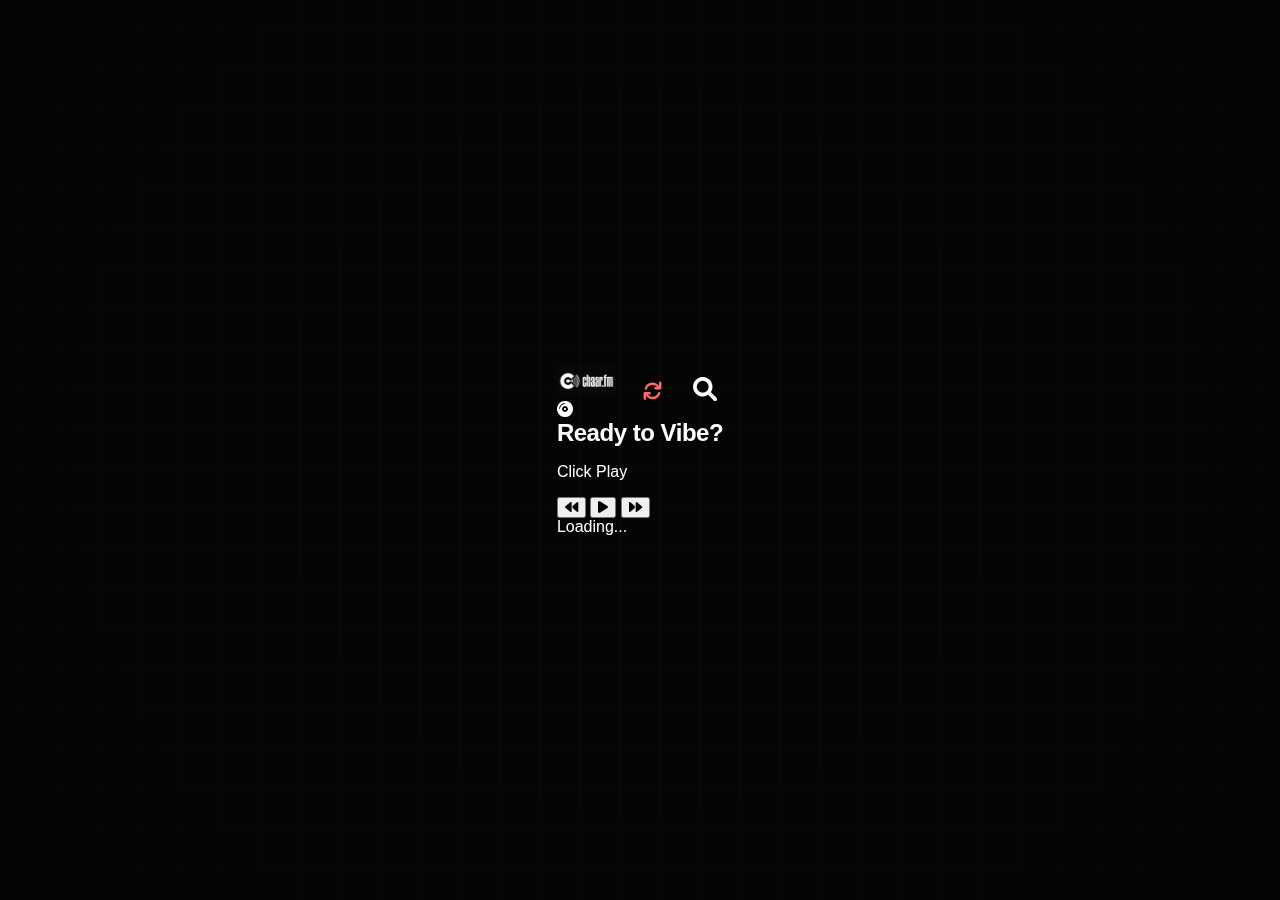
<file: templates/index.html>
<!DOCTYPE html>
<html lang="en">

<head>
    <meta charset="UTF-8">
    <meta name="viewport" content="width=device-width, initial-scale=1.0, viewport-fit=cover, user-scalable=no">
    <meta name="apple-mobile-web-app-capable" content="yes">
    <meta name="apple-mobile-web-app-status-bar-style" content="black-translucent">
    <meta name="theme-color" content="#000000">
    <link rel="manifest" href="/static/manifest.json">
    <link rel="apple-touch-icon" href="/static/images/logo.png">
    <title>chaar.fm</title>
    <link rel="stylesheet" href="/static/css/style.css">
    <link href="https://fonts.googleapis.com/css2?family=Outfit:wght@300;500;700&display=swap" rel="stylesheet">
    <link rel="stylesheet" href="https://cdnjs.cloudflare.com/ajax/libs/font-awesome/6.0.0/css/all.min.css">
</head>

<body>
    <div class="player-container glass">
        <!-- Logo Header -->
        <div class="brand-header">
            <img src="/static/images/logo.png" alt="chaar.fm" class="brand-logo">
            <div style="float:right; margin-top:10px;">
                <button id="btn-reset"
                    style="background:none; border:none; color:#ff6b6b; font-size:1.2rem; cursor:pointer; margin-right:15px;"
                    title="Reset Session">
                    <i class="fas fa-refresh"></i>
                </button>
                <button id="btn-search"
                    style="background:none; border:none; color:white; font-size:1.5rem; cursor:pointer;">
                    <i class="fas fa-search"></i>
                </button>
            </div>
        </div>

        <div id="search-overlay" class="search-overlay" style="display:none;">
            <div class="search-header">
                <input type="text" id="search-input" placeholder="Find your vibe...">
                <button id="btn-close-search"><i class="fas fa-times"></i></button>
            </div>
            <div id="search-results" class="search-results"></div>
        </div>

        <div class="album-art">
            <i class="fas fa-compact-disc"></i>
            <div class="glow"></div>
        </div>

        <div class="track-info">
            <h2 id="track-title">Ready to Vibe</h2>
            <p id="track-status">Tap play to start</p>
        </div>

        <div class="progress-bar">
            <div class="progress-fill" id="progress"></div>
        </div>

        <div class="controls">
            <button id="btn-prev" class="control-btn" title="Previous">
                <i class="fas fa-backward"></i>
            </button>

            <button id="btn-play" class="control-btn main-btn">
                <i class="fas fa-play" id="play-icon"></i>
            </button>

            <button id="btn-next" class="control-btn" title="Next">
                <i class="fas fa-forward"></i>
            </button>
        </div>

        <!-- Batch Progress Indicator -->
        <div class="batch-indicator">
            <div class="batch-dots">
                <span class="batch-dot" id="dot-0"></span>
                <span class="batch-dot" id="dot-1"></span>
                <span class="batch-dot" id="dot-2"></span>
                <span class="batch-dot" id="dot-3"></span>
                <span class="batch-dot" id="dot-4"></span>
            </div>
            <span class="batch-label" id="batch-label">Loading...</span>
        </div>
    </div>

    <audio id="audio-player"></audio>
    <script src="/static/js/player.js"></script>
    <script>
        if ('serviceWorker' in navigator) {
            window.addEventListener('load', () => {
                navigator.serviceWorker.register('/static/service-worker.js')
                    .then(reg => console.log('SW Registered!', reg))
                    .catch(err => console.log('SW Failed:', err));
            });
        }
    </script>
</body>

</html>
</file>
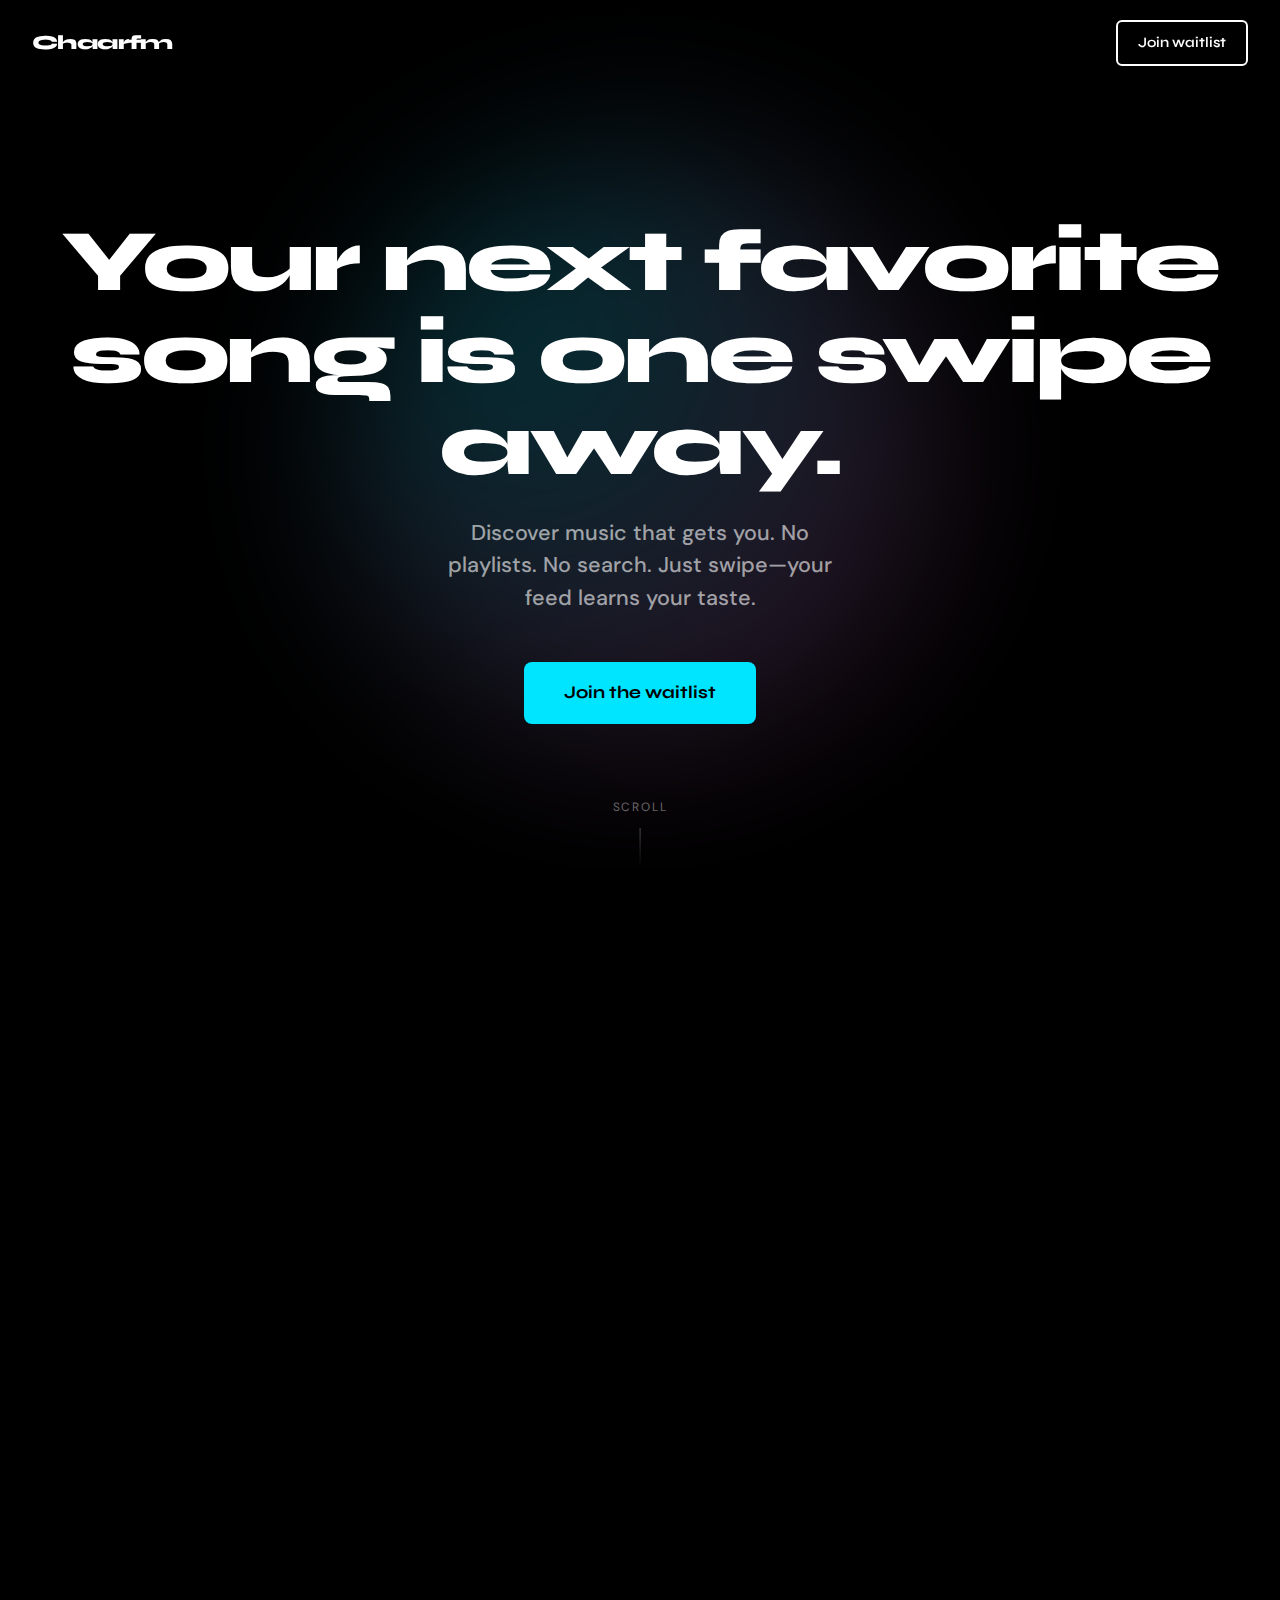
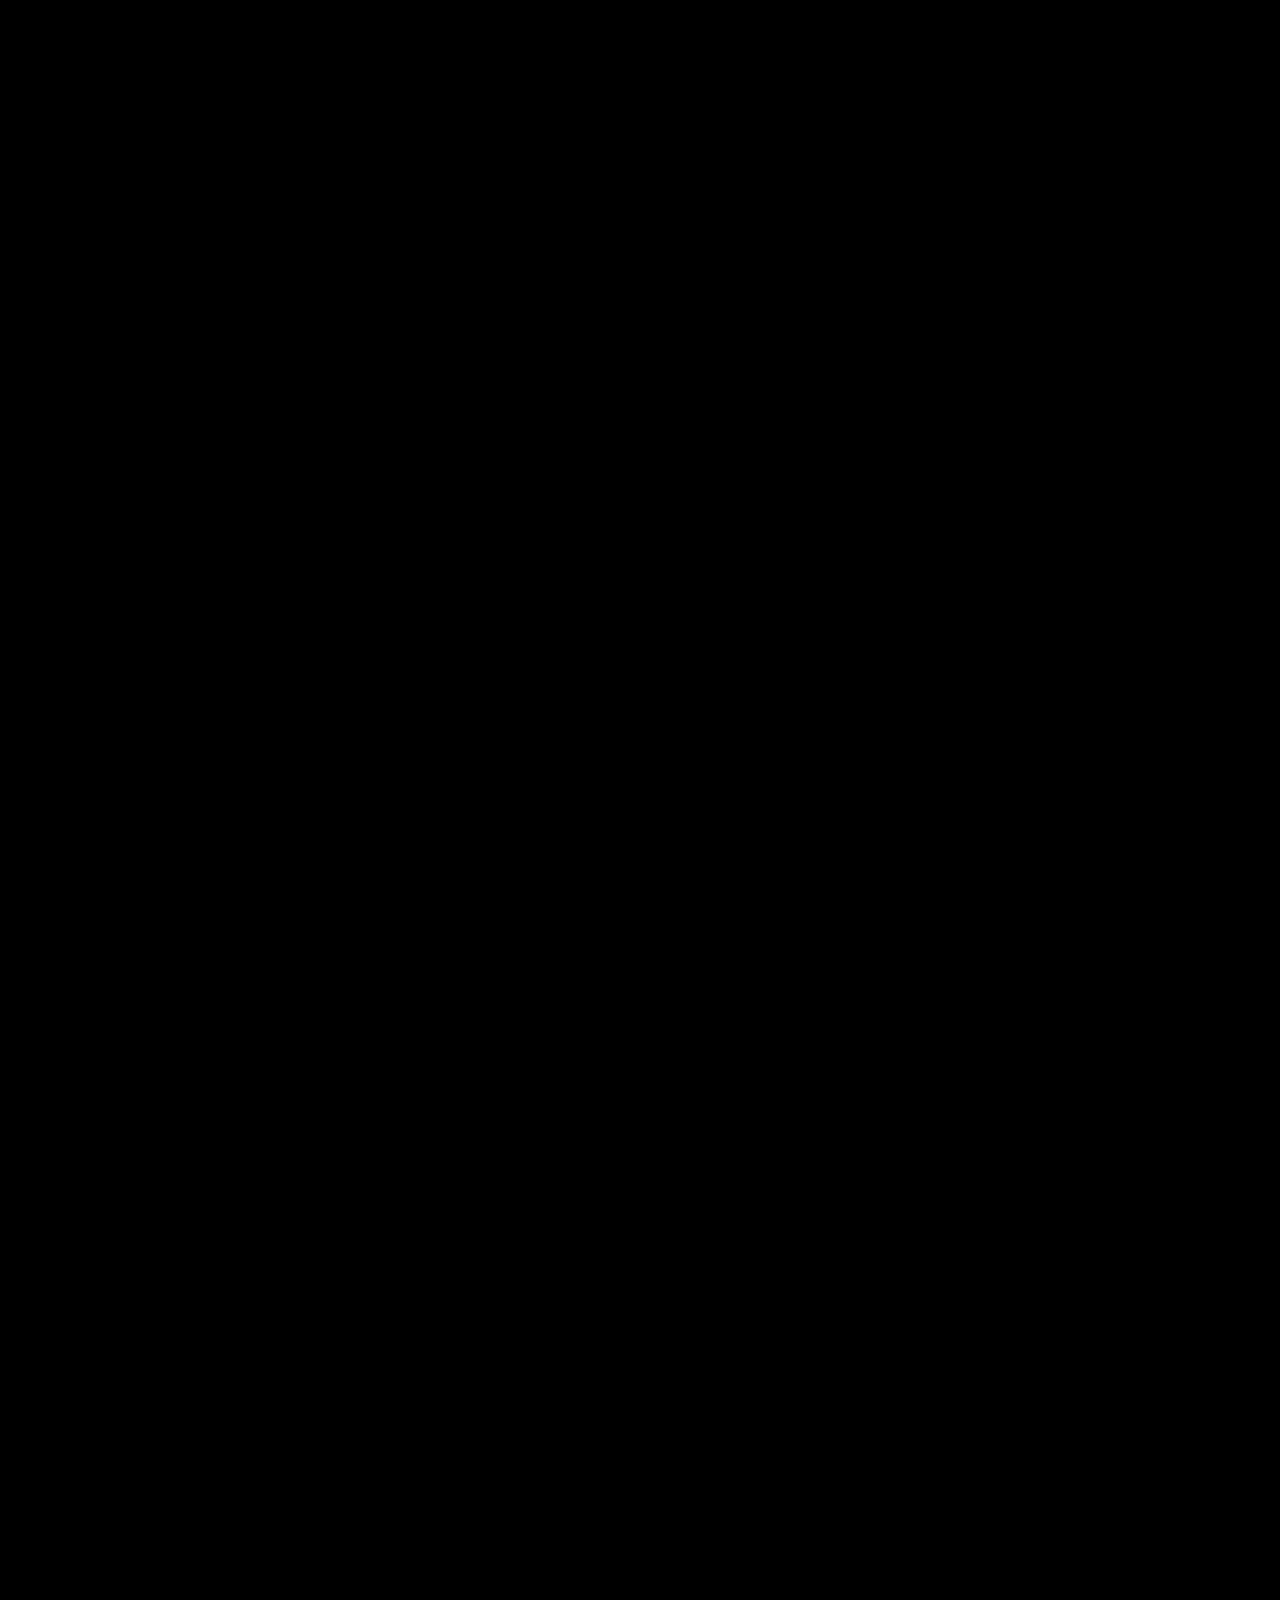
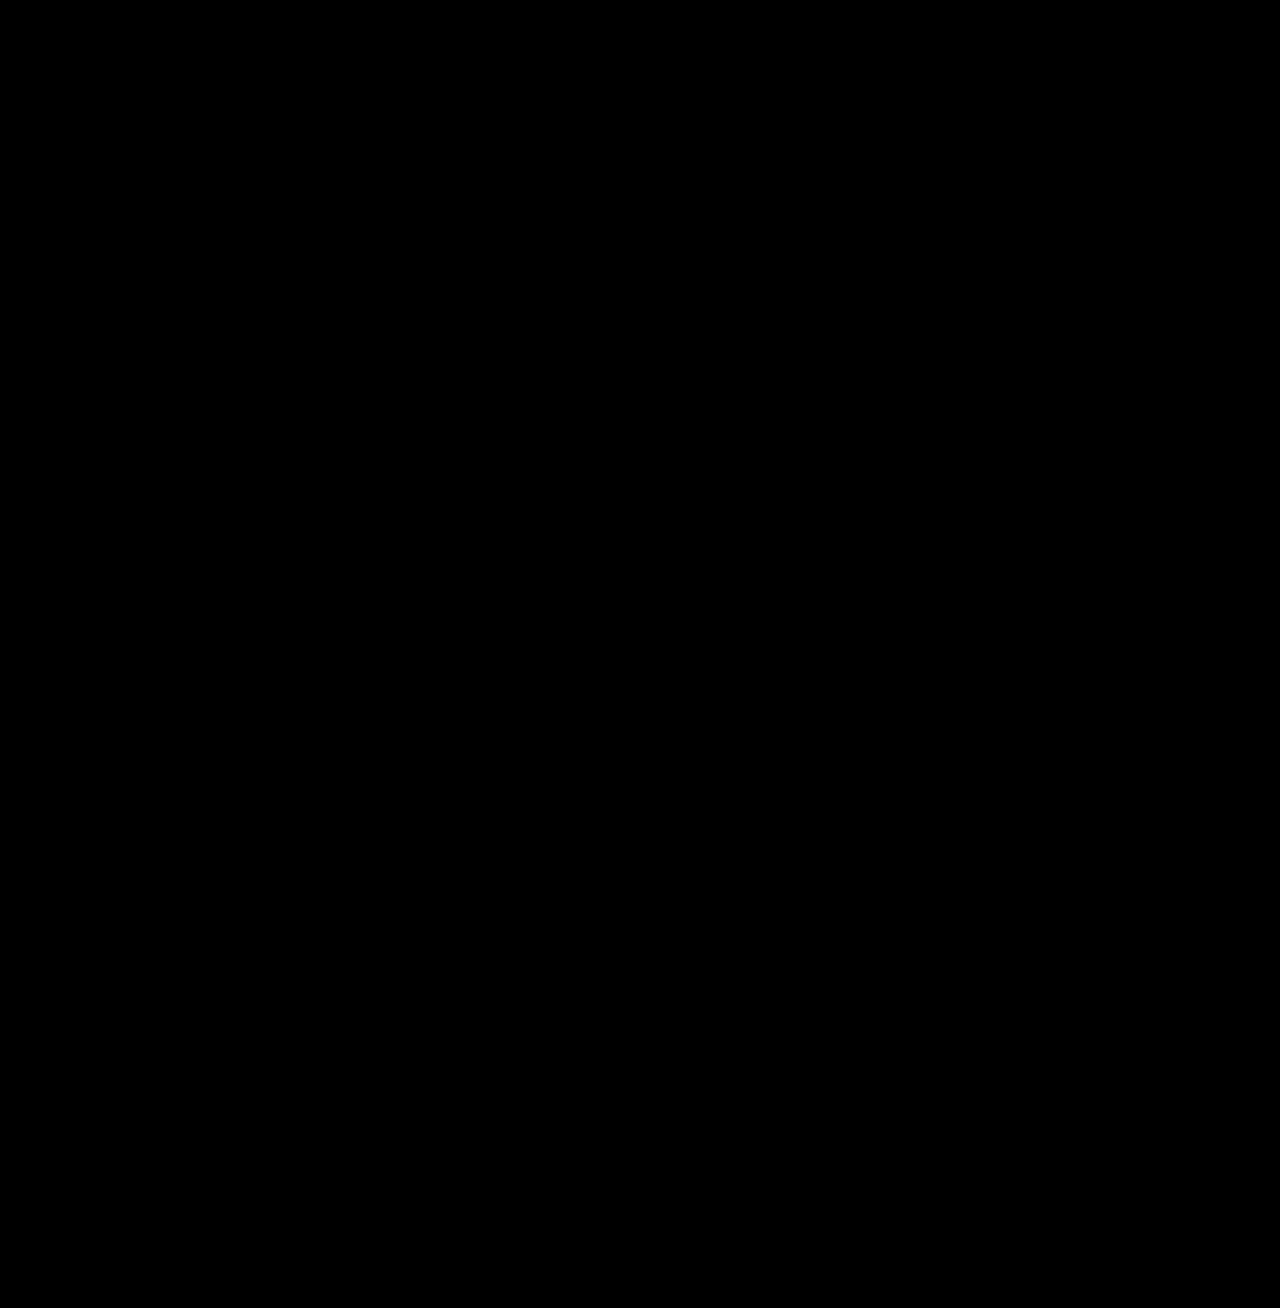
<file: _landing_preview.html>
<!DOCTYPE html>
<html lang="en">
<head>
    <meta charset="UTF-8">
    <meta name="viewport" content="width=device-width, initial-scale=1.0, viewport-fit=cover">
    <title>Chaarfm — Your next favorite song is one swipe away</title>
    <link rel="preconnect" href="https://fonts.googleapis.com">
    <link rel="preconnect" href="https://fonts.gstatic.com" crossorigin>
    <link href="https://fonts.googleapis.com/css2?family=Syne:wght@400;500;600;700;800&family=DM+Sans:ital,opsz,wght@0,9..40,400;0,9..40,500;0,9..40,600;1,9..40,400&display=swap" rel="stylesheet">
    <link rel="stylesheet" href="https://cdnjs.cloudflare.com/ajax/libs/font-awesome/6.4.0/css/all.min.css">
    <style>
        *, *::before, *::after { box-sizing: border-box; }
        html {
            scroll-behavior: smooth;
            width: 100%;
            overflow-x: hidden;
        }
        body {
            margin: 0;
            width: 100%;
            min-height: 100vh;
            background: #000;
            color: #e8e8e8;
            font-family: 'DM Sans', system-ui, sans-serif;
            font-size: 18px;
            line-height: 1.5;
            overflow-x: hidden;
            overflow-y: auto;
            /* Force vertical stacking so global style.css cannot override */
            display: block !important;
            flex-direction: column !important;
            justify-content: flex-start !important;
            align-items: stretch !important;
        }
        body > * { width: 100%; max-width: 100%; }

        /* ——— Variables ——— */
        .ch { --ch-cyan: #00e5ff; --ch-cyan-dim: rgba(0, 229, 255, 0.15); --ch-magenta: #ff2d92; --ch-ease: cubic-bezier(0.25, 0.46, 0.45, 0.94); --ch-font-head: 'Syne', sans-serif; }

        /* ——— Nav ——— */
        .ch-nav {
            position: fixed;
            top: 0;
            left: 0;
            right: 0;
            z-index: 100;
            display: flex;
            justify-content: space-between;
            align-items: center;
            padding: 20px 32px;
            mix-blend-mode: difference;
            pointer-events: none;
        }
        .ch-nav > * { pointer-events: auto; }
        .ch-logo {
            font-family: var(--ch-font-head);
            font-weight: 800;
            font-size: 1.25rem;
            letter-spacing: -0.03em;
            color: #fff;
            text-decoration: none;
        }
        .ch-nav-cta {
            font-family: var(--ch-font-head);
            font-weight: 600;
            font-size: 0.9rem;
            color: #fff;
            text-decoration: none;
            padding: 10px 20px;
            border: 2px solid #fff;
            border-radius: 6px;
            transition: background 0.2s, color 0.2s;
        }
        .ch-nav-cta:hover { background: #fff; color: #000; }

        /* ——— Hero: full viewport, centered ——— */
        .ch-hero {
            min-height: 100vh;
            display: flex;
            flex-direction: column;
            align-items: center;
            justify-content: center;
            text-align: center;
            padding: 120px 24px 80px;
            position: relative;
        }
        .ch-hero-orb {
            position: absolute;
            width: min(80vw, 600px);
            height: min(80vw, 600px);
            border-radius: 50%;
            background: radial-gradient(circle at 30% 30%, var(--ch-cyan), var(--ch-magenta));
            opacity: 0.2;
            filter: blur(80px);
            top: 50%;
            left: 50%;
            transform: translate(-50%, -50%);
            pointer-events: none;
            animation: ch-float 12s ease-in-out infinite;
        }
        @keyframes ch-float {
            0%, 100% { transform: translate(-50%, -50%) scale(1); }
            50% { transform: translate(-50%, -52%) scale(1.05); }
        }
        .ch-hero h1 {
            font-family: var(--ch-font-head);
            font-weight: 800;
            font-size: clamp(2.5rem, 10vw, 5.5rem);
            line-height: 1.05;
            letter-spacing: -0.04em;
            margin: 0 0 24px;
            color: #fff;
            position: relative;
            max-width: 14ch;
        }
        .ch-hero-tag {
            font-size: clamp(1rem, 2.5vw, 1.35rem);
            color: rgba(255,255,255,0.6);
            margin: 0 0 48px;
            max-width: 28ch;
            font-weight: 500;
        }
        .ch-hero-cta {
            display: inline-block;
            font-family: var(--ch-font-head);
            font-weight: 700;
            font-size: 1.1rem;
            color: #000;
            background: var(--ch-cyan);
            text-decoration: none;
            padding: 18px 40px;
            border-radius: 8px;
            transition: transform 0.2s var(--ch-ease), box-shadow 0.2s;
            position: relative;
        }
        .ch-hero-cta:hover {
            transform: translateY(-3px);
            box-shadow: 0 20px 40px -10px rgba(0, 229, 255, 0.5);
        }
        .ch-hero-scroll {
            position: absolute;
            bottom: 32px;
            left: 50%;
            transform: translateX(-50%);
            font-size: 0.75rem;
            text-transform: uppercase;
            letter-spacing: 0.15em;
            color: rgba(255,255,255,0.4);
        }
        .ch-hero-scroll::after {
            content: '';
            display: block;
            width: 1px;
            height: 40px;
            background: linear-gradient(to bottom, rgba(255,255,255,0.3), transparent);
            margin: 12px auto 0;
            animation: ch-scroll-line 2s ease-in-out infinite;
        }
        @keyframes ch-scroll-line { 0%, 100% { opacity: 0.3; transform: scaleY(0.8); } 50% { opacity: 1; transform: scaleY(1); } }

        /* ——— Quote block (problem) ——— */
        .ch-quote {
            padding: 140px 24px;
            text-align: center;
        }
        .ch-quote blockquote {
            font-family: var(--ch-font-head);
            font-weight: 700;
            font-size: clamp(1.75rem, 5vw, 3.5rem);
            line-height: 1.2;
            letter-spacing: -0.03em;
            color: #fff;
            margin: 0;
            max-width: 16ch;
            margin-left: auto;
            margin-right: auto;
            font-style: italic;
        }
        .ch-quote blockquote span { color: var(--ch-cyan); }

        /* ——— Split section (solution) ——— */
        .ch-split {
            display: grid;
            grid-template-columns: 1fr 1fr;
            gap: 80px;
            align-items: center;
            max-width: 1100px;
            margin: 0 auto;
            padding: 140px 24px;
        }
        .ch-split-head {
            font-family: var(--ch-font-head);
            font-weight: 800;
            font-size: clamp(2rem, 4vw, 3.25rem);
            line-height: 1.1;
            letter-spacing: -0.03em;
            color: #fff;
            margin: 0 0 24px;
        }
        .ch-split-p {
            font-size: 1.1rem;
            color: rgba(255,255,255,0.55);
            margin: 0 0 32px;
            max-width: 38ch;
        }
        .ch-split-list {
            list-style: none;
            padding: 0;
            margin: 0;
        }
        .ch-split-list li {
            display: flex;
            align-items: flex-start;
            gap: 16px;
            margin-bottom: 20px;
            font-size: 1rem;
            color: rgba(255,255,255,0.7);
        }
        .ch-split-list li::before {
            content: '→';
            color: var(--ch-cyan);
            font-weight: 700;
            flex-shrink: 0;
        }
        .ch-split-viz {
            aspect-ratio: 4/3;
            background: linear-gradient(145deg, rgba(0,229,255,0.08) 0%, rgba(255,45,146,0.06) 100%);
            border: 1px solid rgba(255,255,255,0.06);
            border-radius: 24px;
            display: flex;
            align-items: center;
            justify-content: center;
            font-family: var(--ch-font-head);
            font-weight: 800;
            font-size: clamp(3rem, 8vw, 6rem);
            color: rgba(255,255,255,0.06);
            letter-spacing: -0.04em;
        }

        /* ——— Steps (how it works) ——— */
        .ch-steps {
            padding: 140px 24px;
            max-width: 900px;
            margin: 0 auto;
        }
        .ch-steps-title {
            font-family: var(--ch-font-head);
            font-weight: 800;
            font-size: clamp(1.75rem, 4vw, 2.5rem);
            text-align: center;
            color: #fff;
            margin: 0 0 64px;
            letter-spacing: -0.03em;
        }
        .ch-steps-line {
            display: flex;
            justify-content: space-between;
            align-items: flex-start;
            gap: 24px;
            position: relative;
        }
        .ch-steps-line::before {
            content: '';
            position: absolute;
            top: 32px;
            left: 60px;
            right: 60px;
            height: 2px;
            background: linear-gradient(90deg, var(--ch-cyan), var(--ch-magenta));
            opacity: 0.3;
        }
        .ch-step {
            flex: 1;
            text-align: center;
            position: relative;
        }
        .ch-step-num {
            width: 64px;
            height: 64px;
            border-radius: 50%;
            background: #111;
            border: 2px solid var(--ch-cyan);
            color: var(--ch-cyan);
            font-family: var(--ch-font-head);
            font-weight: 800;
            font-size: 1.5rem;
            display: flex;
            align-items: center;
            justify-content: center;
            margin: 0 auto 24px;
        }
        .ch-step h3 {
            font-family: var(--ch-font-head);
            font-weight: 700;
            font-size: 1.15rem;
            color: #fff;
            margin: 0 0 8px;
        }
        .ch-step p {
            font-size: 0.95rem;
            color: rgba(255,255,255,0.5);
            margin: 0;
        }

        /* ——— Artists strip ——— */
        .ch-artists {
            max-width: 800px;
            margin: 0 auto;
            padding: 80px 24px;
        }
        .ch-artists-inner {
            padding: 48px 56px;
            background: linear-gradient(135deg, rgba(0,229,255,0.06) 0%, rgba(255,45,146,0.04) 100%);
            border-left: 4px solid var(--ch-cyan);
            border-radius: 0 16px 16px 0;
        }
        .ch-artists h2 {
            font-family: var(--ch-font-head);
            font-weight: 800;
            font-size: clamp(1.5rem, 3vw, 2rem);
            color: #fff;
            margin: 0 0 12px;
        }
        .ch-artists p {
            color: rgba(255,255,255,0.6);
            margin: 0 0 24px;
            font-size: 1rem;
        }
        .ch-artists-cta {
            font-family: var(--ch-font-head);
            font-weight: 600;
            font-size: 0.95rem;
            color: var(--ch-cyan);
            text-decoration: none;
            display: inline-flex;
            align-items: center;
            gap: 8px;
            transition: gap 0.2s;
        }
        .ch-artists-cta:hover { gap: 12px; }

        /* ——— Waitlist ——— */
        .ch-wait {
            padding: 140px 24px;
            text-align: center;
        }
        .ch-wait h2 {
            font-family: var(--ch-font-head);
            font-weight: 800;
            font-size: clamp(2rem, 5vw, 3.5rem);
            color: #fff;
            margin: 0 0 16px;
            letter-spacing: -0.03em;
        }
        .ch-wait-sub {
            color: rgba(255,255,255,0.5);
            margin: 0 0 48px;
            font-size: 1.1rem;
        }
        .ch-wait-form {
            max-width: 420px;
            margin: 0 auto;
            text-align: left;
        }
        .ch-wait-form input[type="email"],
        .ch-wait-form input[type="text"] {
            width: 100%;
            padding: 18px 20px;
            background: #0a0a0a;
            border: 1px solid rgba(255,255,255,0.1);
            border-radius: 10px;
            color: #fff;
            font-size: 1rem;
            font-family: inherit;
            margin-bottom: 16px;
        }
        .ch-wait-form input:focus {
            outline: none;
            border-color: var(--ch-cyan);
        }
        .ch-wait-form label {
            display: flex;
            align-items: center;
            gap: 12px;
            margin-bottom: 24px;
            font-size: 0.95rem;
            color: rgba(255,255,255,0.6);
            cursor: pointer;
        }
        .ch-wait-form input[type="checkbox"] { width: 20px; height: 20px; accent-color: var(--ch-cyan); }
        .ch-wait-form button {
            width: 100%;
            padding: 18px;
            background: var(--ch-cyan);
            color: #000;
            font-family: var(--ch-font-head);
            font-weight: 700;
            font-size: 1.05rem;
            border: none;
            border-radius: 10px;
            cursor: pointer;
            transition: transform 0.2s, box-shadow 0.2s;
        }
        .ch-wait-form button:hover {
            transform: translateY(-2px);
            box-shadow: 0 16px 32px -8px rgba(0, 229, 255, 0.4);
        }
        .ch-wait-success { display: none; }
        .ch-wait-success.show { display: block; }
        .ch-wait-success .ch-wait-icon { font-size: 4rem; color: var(--ch-cyan); margin-bottom: 16px; }
        .ch-wait-success h2 { margin-bottom: 8px; }
        .ch-form-state.hide { display: none; }

        /* ——— FAQ ——— */
        .ch-faq {
            max-width: 640px;
            margin: 0 auto;
            padding: 100px 24px 120px;
        }
        .ch-faq-title {
            font-family: var(--ch-font-head);
            font-weight: 800;
            font-size: 1.5rem;
            color: #fff;
            margin: 0 0 32px;
            text-align: center;
        }
        .ch-faq-item {
            border-bottom: 1px solid rgba(255,255,255,0.08);
        }
        .ch-faq-q {
            width: 100%;
            padding: 24px 0;
            display: flex;
            justify-content: space-between;
            align-items: center;
            background: none;
            border: none;
            color: #fff;
            font-size: 1rem;
            font-weight: 600;
            text-align: left;
            cursor: pointer;
            font-family: inherit;
        }
        .ch-faq-q:hover { color: var(--ch-cyan); }
        .ch-faq-q i { transition: transform 0.25s; color: rgba(255,255,255,0.4); }
        .ch-faq-item.open .ch-faq-q i { transform: rotate(180deg); }
        .ch-faq-a {
            max-height: 0;
            overflow: hidden;
            transition: max-height 0.35s var(--ch-ease);
            color: rgba(255,255,255,0.55);
            font-size: 0.95rem;
            line-height: 1.6;
        }
        .ch-faq-item.open .ch-faq-a { max-height: 400px; }
        .ch-faq-a p { margin: 0 0 16px; padding-bottom: 24px; }

        /* ——— Footer ——— */
        .ch-ft {
            padding: 40px 24px;
            text-align: center;
            border-top: 1px solid rgba(255,255,255,0.06);
            color: rgba(255,255,255,0.4);
            font-size: 0.9rem;
        }
        .ch-ft-links { display: flex; justify-content: center; gap: 24px; margin-bottom: 16px; }
        .ch-ft-links a { color: inherit; text-decoration: none; }
        .ch-ft-links a:hover { color: #fff; }

        /* ——— Reveal (new motion: fade + slight scale) ——— */
        .ch-reveal {
            opacity: 0;
            transform: scale(0.98) translateY(20px);
            transition: opacity 0.9s var(--ch-ease), transform 0.9s var(--ch-ease);
        }
        .ch-reveal.reveal-in {
            opacity: 1;
            transform: scale(1) translateY(0);
        }
        .ch-stagger > * {
            opacity: 0;
            transform: translateY(24px);
            transition: opacity 0.7s var(--ch-ease), transform 0.7s var(--ch-ease);
        }
        .ch-stagger.reveal-in > *:nth-child(1) { transition-delay: 0ms; }
        .ch-stagger.reveal-in > *:nth-child(2) { transition-delay: 100ms; }
        .ch-stagger.reveal-in > *:nth-child(3) { transition-delay: 200ms; }
        .ch-stagger.reveal-in > *:nth-child(4) { transition-delay: 300ms; }
        .ch-stagger.reveal-in > *:nth-child(5) { transition-delay: 400ms; }
        .ch-stagger.reveal-in > * { opacity: 1; transform: translateY(0); }
        @media (prefers-reduced-motion: reduce) {
            .ch-reveal, .ch-stagger > * { opacity: 1; transform: none; transition: none; }
        }

        /* ——— Mobile ——— */
        @media (max-width: 768px) {
            .ch-nav { padding: 16px 20px; }
            .ch-split { grid-template-columns: 1fr; gap: 48px; padding: 80px 24px; }
            .ch-split-viz { order: -1; aspect-ratio: 16/10; font-size: 3rem; }
            .ch-steps-line { flex-direction: column; align-items: center; }
            .ch-steps-line::before { display: none; }
            .ch-artists-inner { padding: 32px 24px; border-left-width: 3px; }
        }
    </style>
</head>
<body class="ch">
    <nav class="ch-nav">
        <a href="#" class="ch-logo">Chaarfm</a>
        <a href="#waitlist" class="ch-nav-cta">Join waitlist</a>
    </nav>

    <section class="ch-hero">
        <div class="ch-hero-orb" aria-hidden="true"></div>
        <h1 class="ch-reveal">Your next favorite song is one swipe away.</h1>
        <p class="ch-hero-tag ch-reveal">Discover music that gets you. No playlists. No search. Just swipe—your feed learns your taste.</p>
        <a href="#waitlist" class="ch-hero-cta ch-reveal">Join the waitlist</a>
        <span class="ch-hero-scroll">Scroll</span>
    </section>

    <section class="ch-quote ch-reveal">
        <blockquote>Other apps make you choose. <span>You just want to hear.</span></blockquote>
    </section>

    <section class="ch-split">
        <div class="ch-stagger">
            <h2 class="ch-split-head">A feed that learns your taste.</h2>
            <p class="ch-split-p">Swipe. It learns. You discover. No tech speak—just music that fits and new sounds you’ll love.</p>
            <ul class="ch-split-list">
                <li>Every like and skip shapes your feed</li>
                <li>Real discovery, not the same recommendations</li>
                <li>Open the app and stay in the moment</li>
            </ul>
        </div>
        <div class="ch-split-viz ch-reveal">SWIPE</div>
    </section>

    <section class="ch-steps ch-reveal">
        <h2 class="ch-steps-title">Three steps. No setup.</h2>
        <div class="ch-steps-line ch-stagger">
            <div class="ch-step">
                <div class="ch-step-num">1</div>
                <h3>Open</h3>
                <p>Start the feed</p>
            </div>
            <div class="ch-step">
                <div class="ch-step-num">2</div>
                <h3>React</h3>
                <p>Like or skip</p>
            </div>
            <div class="ch-step">
                <div class="ch-step-num">3</div>
                <h3>Discover</h3>
                <p>New sounds that fit</p>
            </div>
        </div>
    </section>

    <section class="ch-artists ch-reveal" id="artists">
        <div class="ch-artists-inner">
            <h2>For artists</h2>
            <p>Get discovered by people who love your sound—not by follower count. We’re opening creator access soon.</p>
            <a href="#waitlist" class="ch-artists-cta">Join waitlist as artist <i class="fas fa-arrow-right"></i></a>
        </div>
    </section>

    <section class="ch-wait ch-reveal" id="waitlist">
        <h2>Join the waitlist</h2>
        <p class="ch-wait-sub">Early access. No spam. Unsubscribe anytime.</p>
        <div class="ch-form-state" id="waitlist-form">
            <form class="ch-wait-form" id="signup-form" onsubmit="handleSignup(event)">
                <input type="email" name="email" placeholder="Email" required>
                <input type="text" name="name" placeholder="Name (optional)">
                <label>
                    <input type="checkbox" name="artist">
                    <span>I’m an artist or label—notify me when creator access opens</span>
                </label>
                <button type="submit">Join the waitlist</button>
            </form>
        </div>
        <div class="ch-wait-success" id="waitlist-success">
            <div class="ch-wait-icon"><i class="fas fa-check-circle"></i></div>
            <h2>You’re in.</h2>
            <p class="ch-wait-sub">We’ll email you when early access opens.</p>
        </div>
    </section>

    <section class="ch-faq ch-reveal">
        <h2 class="ch-faq-title">FAQ</h2>
        <div class="ch-stagger">
            <div class="ch-faq-item">
                <button type="button" class="ch-faq-q" onclick="toggleFaq(this)">What is Chaarfm? <i class="fas fa-chevron-down"></i></button>
                <div class="ch-faq-a"><p>A music discovery app that works like a feed. Swipe through songs—like or skip—and your feed learns your taste and surfaces new music. No playlists, no search. Just flow.</p></div>
            </div>
            <div class="ch-faq-item">
                <button type="button" class="ch-faq-q" onclick="toggleFaq(this)">When do I get access? <i class="fas fa-chevron-down"></i></button>
                <div class="ch-faq-a"><p>We’re rolling out early access in waves. Join the waitlist and we’ll email you when your spot is ready.</p></div>
            </div>
            <div class="ch-faq-item">
                <button type="button" class="ch-faq-q" onclick="toggleFaq(this)">I’m an artist. How do I get on Chaarfm? <i class="fas fa-chevron-down"></i></button>
                <div class="ch-faq-a"><p>Check “I’m an artist or label” on the waitlist form. We’ll contact you when we open creator onboarding.</p></div>
            </div>
            <div class="ch-faq-item">
                <button type="button" class="ch-faq-q" onclick="toggleFaq(this)">Is it free? <i class="fas fa-chevron-down"></i></button>
                <div class="ch-faq-a"><p>Early access is free. We’ll share more on pricing before a wider launch.</p></div>
            </div>
        </div>
    </section>

    <footer class="ch-ft ch-reveal">
        <div class="ch-ft-links">
            <a href="#">Privacy</a>
            <a href="#">Terms</a>
            <a href="mailto:hello@chaarfm.com">Contact</a>
            <a href="/login">Admin</a>
        </div>
        <p>&copy; 2026 Chaarfm</p>
    </footer>

    <script>
        (function() {
            var rev = new IntersectionObserver(function(entries) {
                entries.forEach(function(e) {
                    if (e.isIntersecting) {
                        e.target.classList.add('reveal-in');
                        rev.unobserve(e.target);
                    }
                });
            }, { threshold: 0.05, rootMargin: '0px 0px -40px 0px' });
            document.querySelectorAll('.ch-reveal, .ch-stagger').forEach(function(el) { rev.observe(el); });
        })();
        function handleSignup(e) {
            e.preventDefault();
            document.getElementById('waitlist-form').classList.add('hide');
            document.getElementById('waitlist-success').classList.add('show');
            var f = document.getElementById('signup-form');
            var d = new FormData(f);
            fetch('/api/waitlist', {
                method: 'POST',
                headers: { 'Content-Type': 'application/json' },
                body: JSON.stringify({ email: d.get('email') })
            }).catch(function() {});
        }
        function toggleFaq(btn) {
            var item = btn.closest('.ch-faq-item');
            var open = item.classList.contains('open');
            document.querySelectorAll('.ch-faq-item').forEach(function(i) { i.classList.remove('open'); });
            if (!open) item.classList.add('open');
        }
    </script>
</body>
</html>
</file>
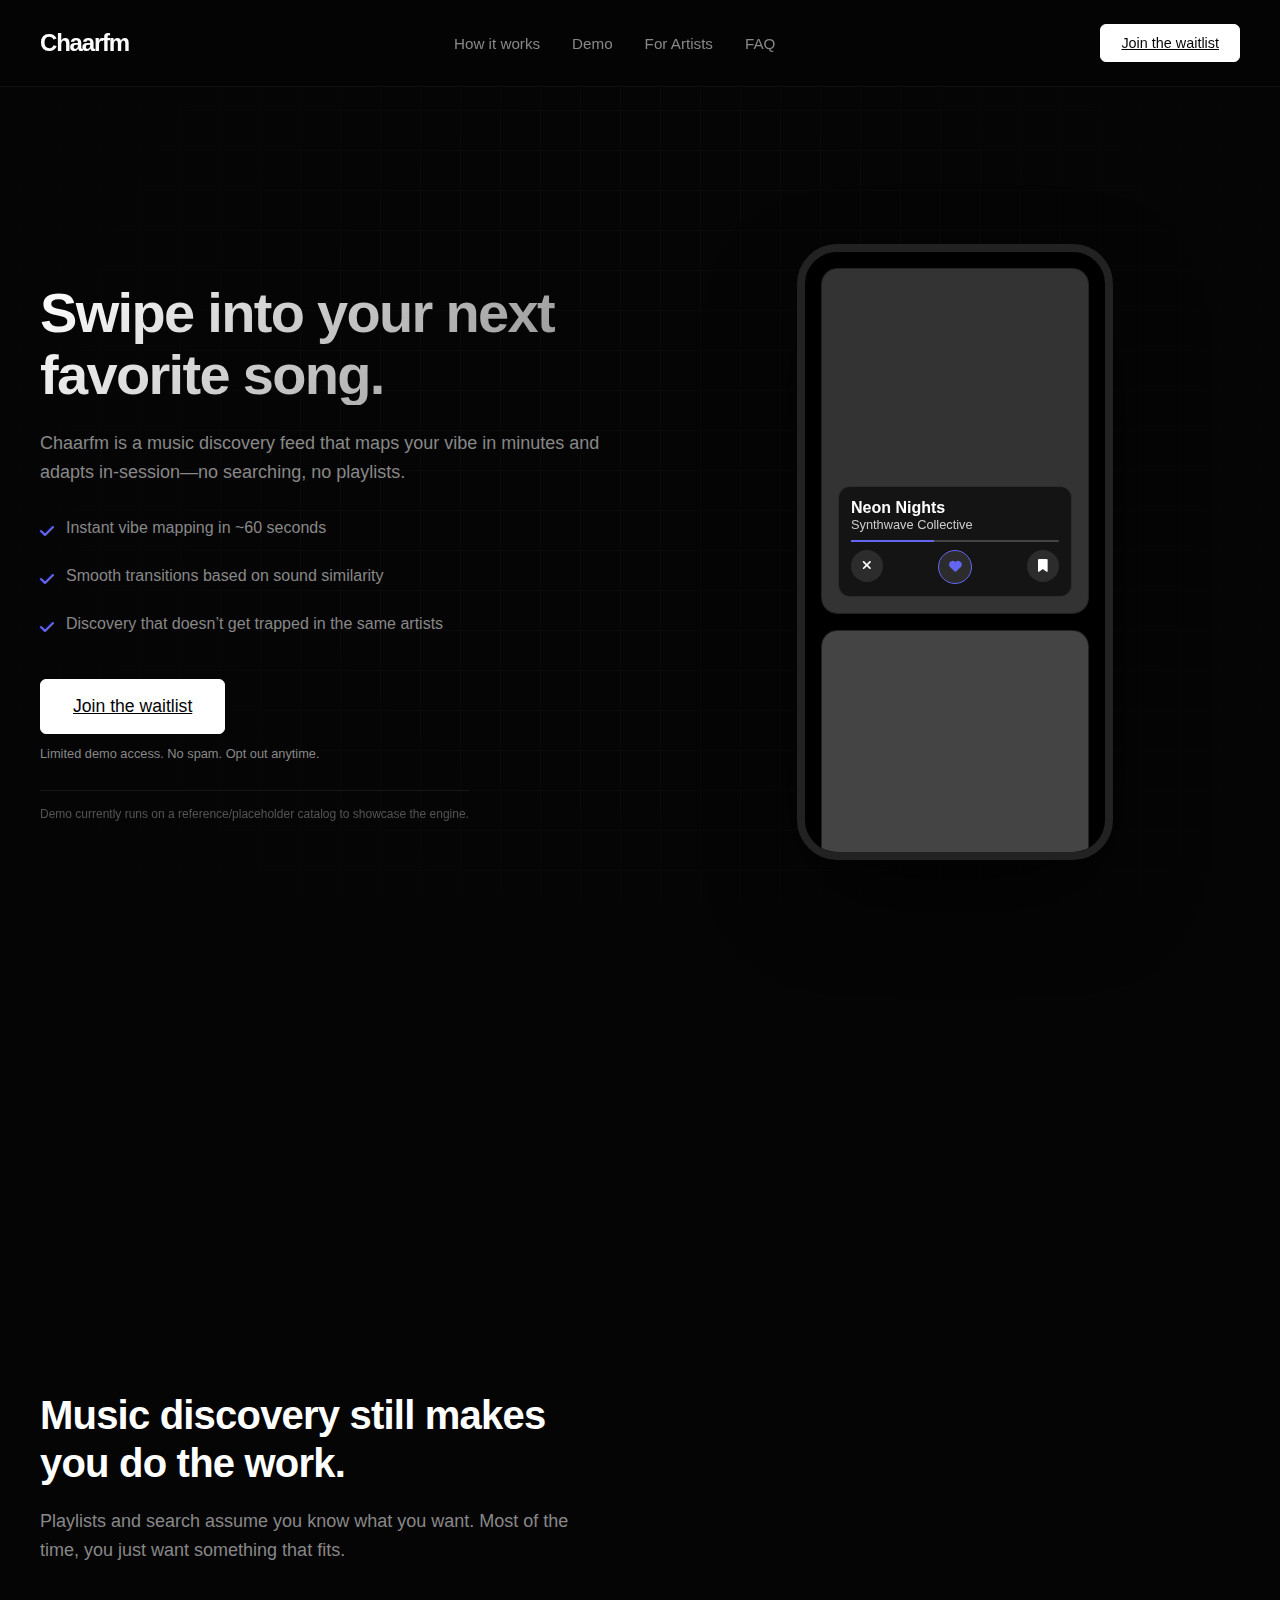
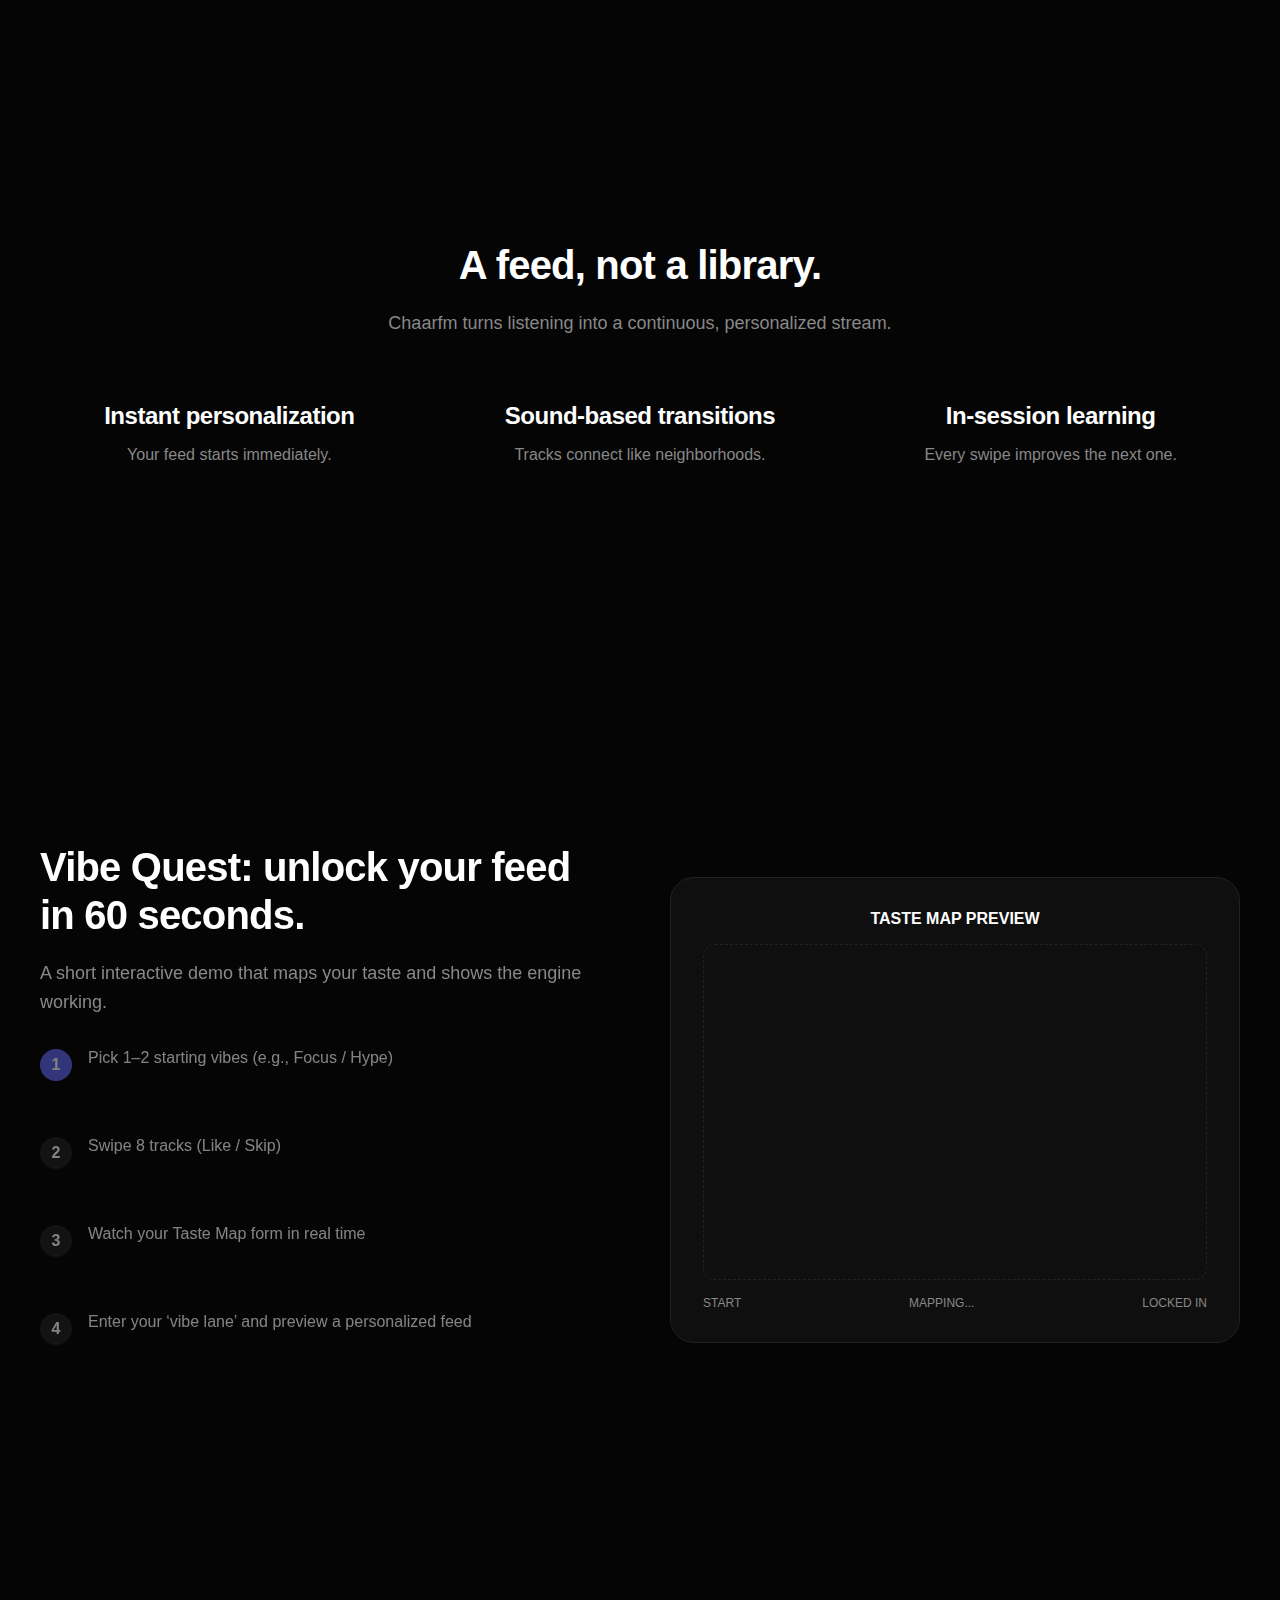
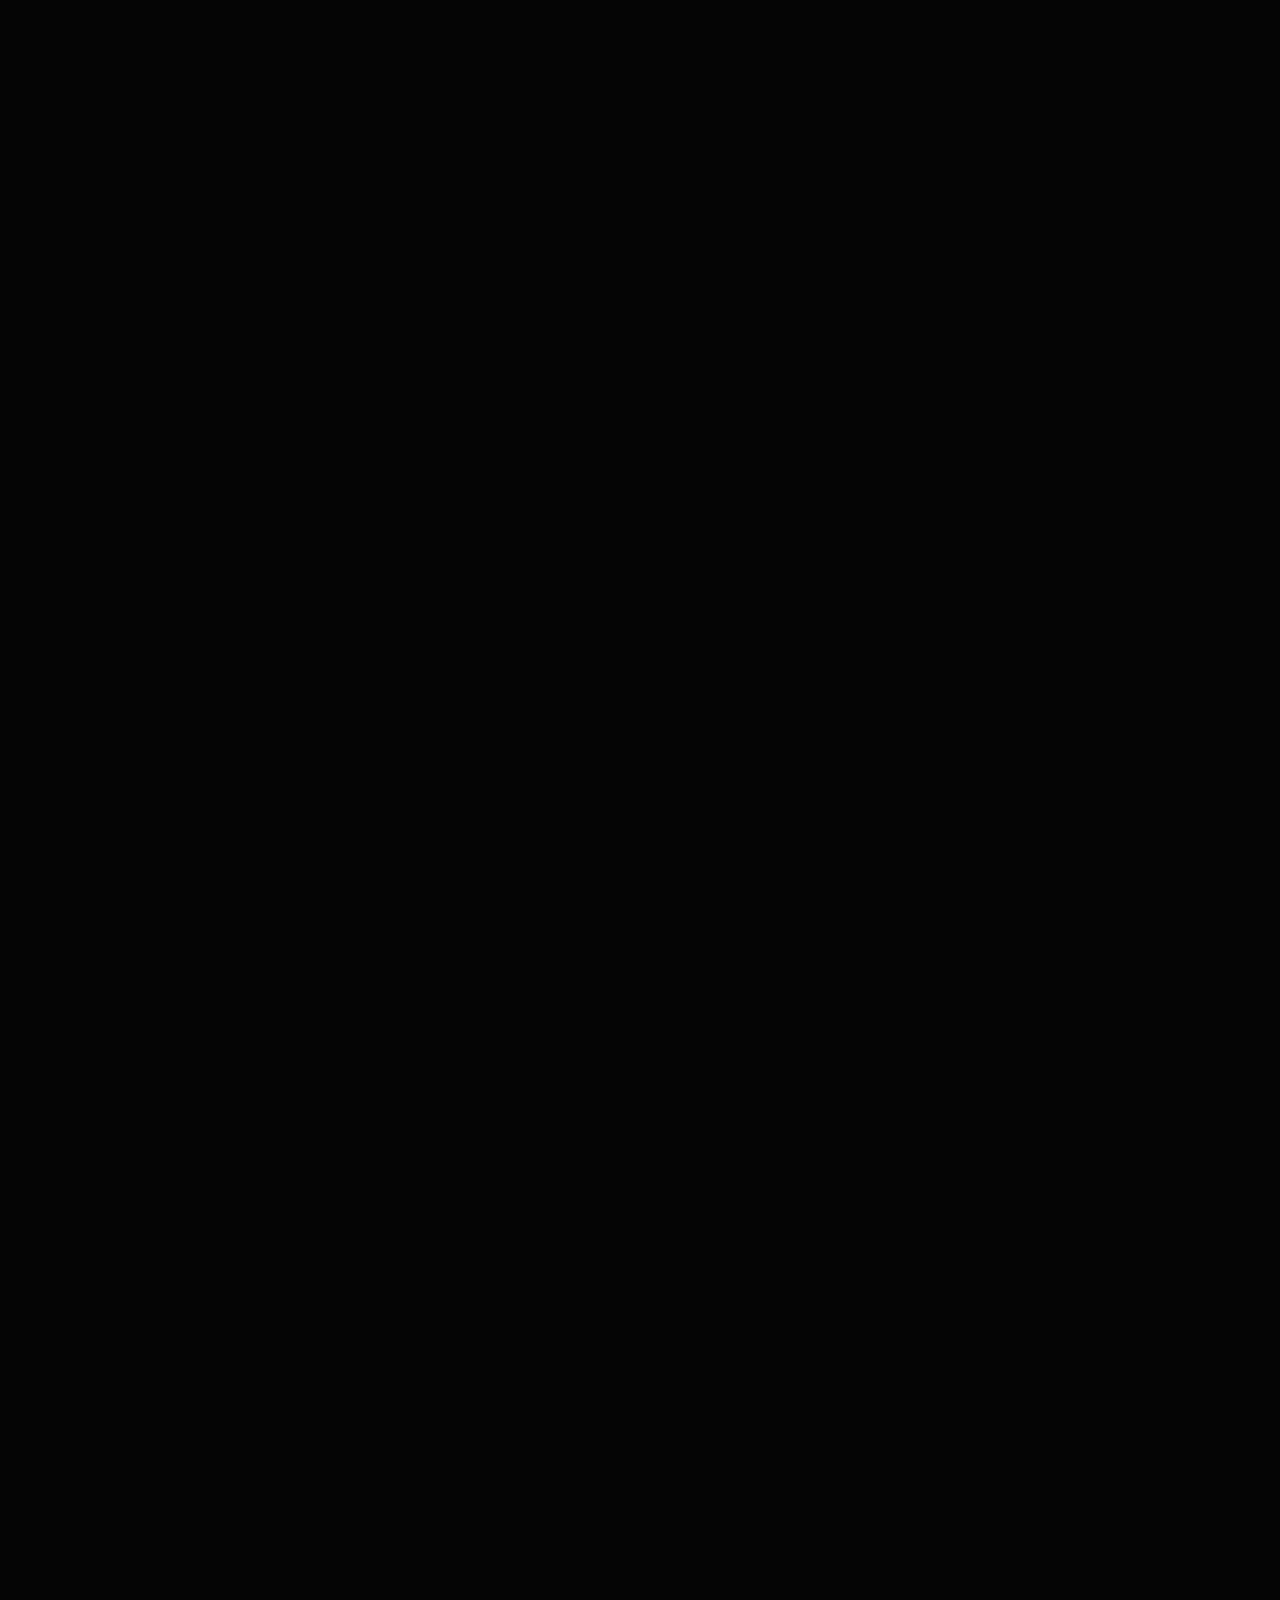
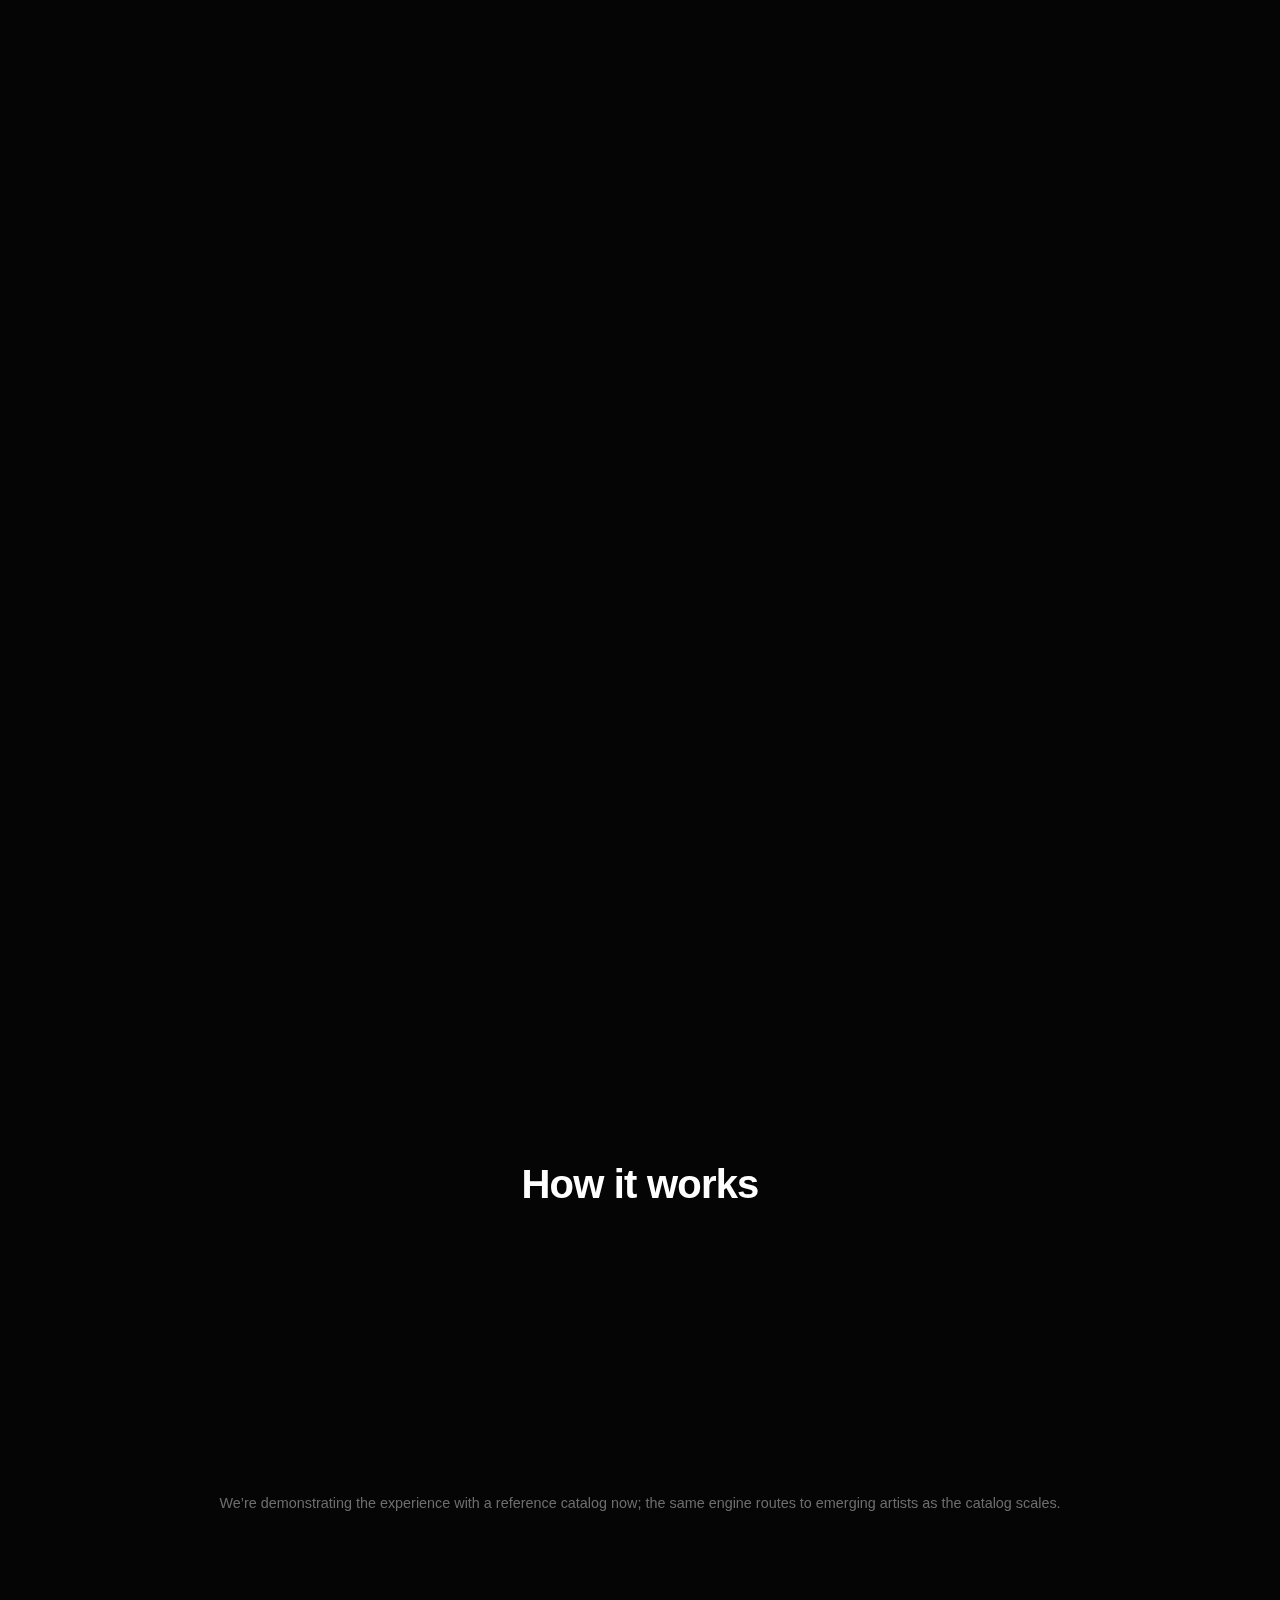
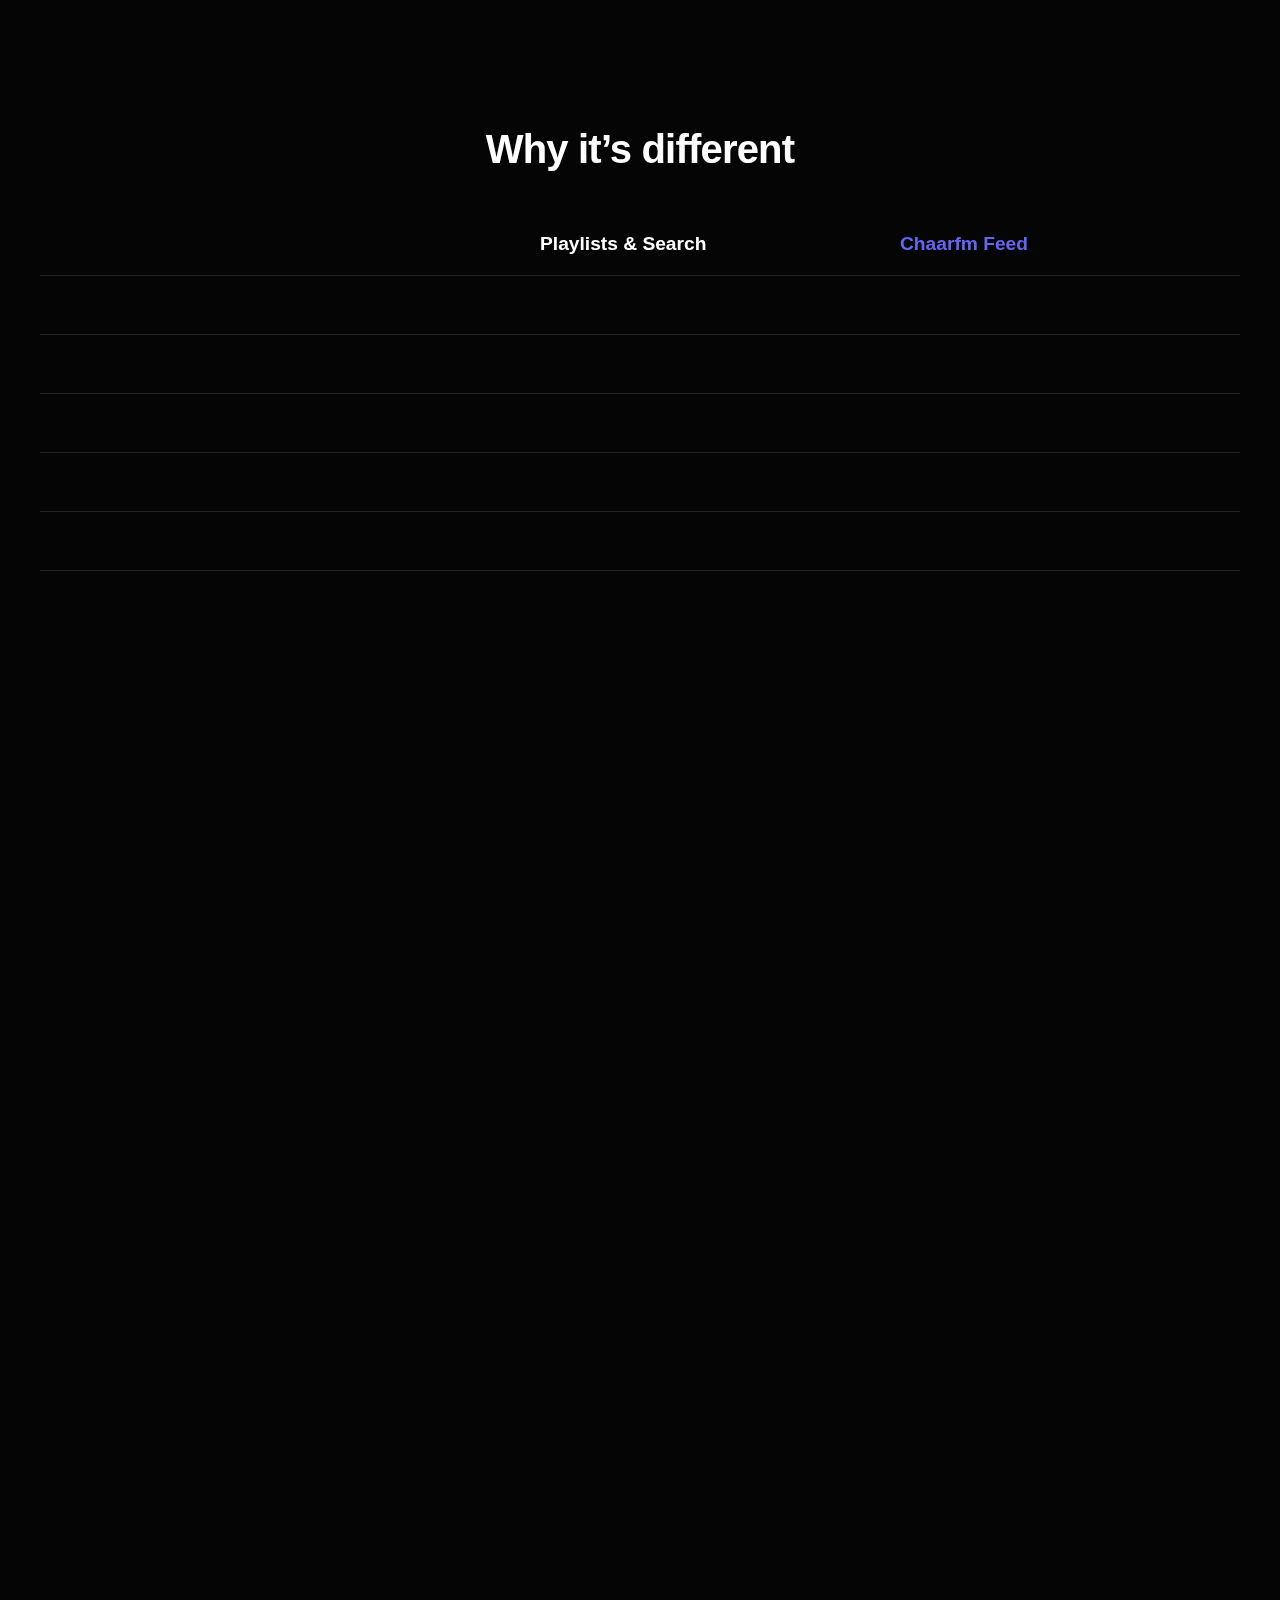
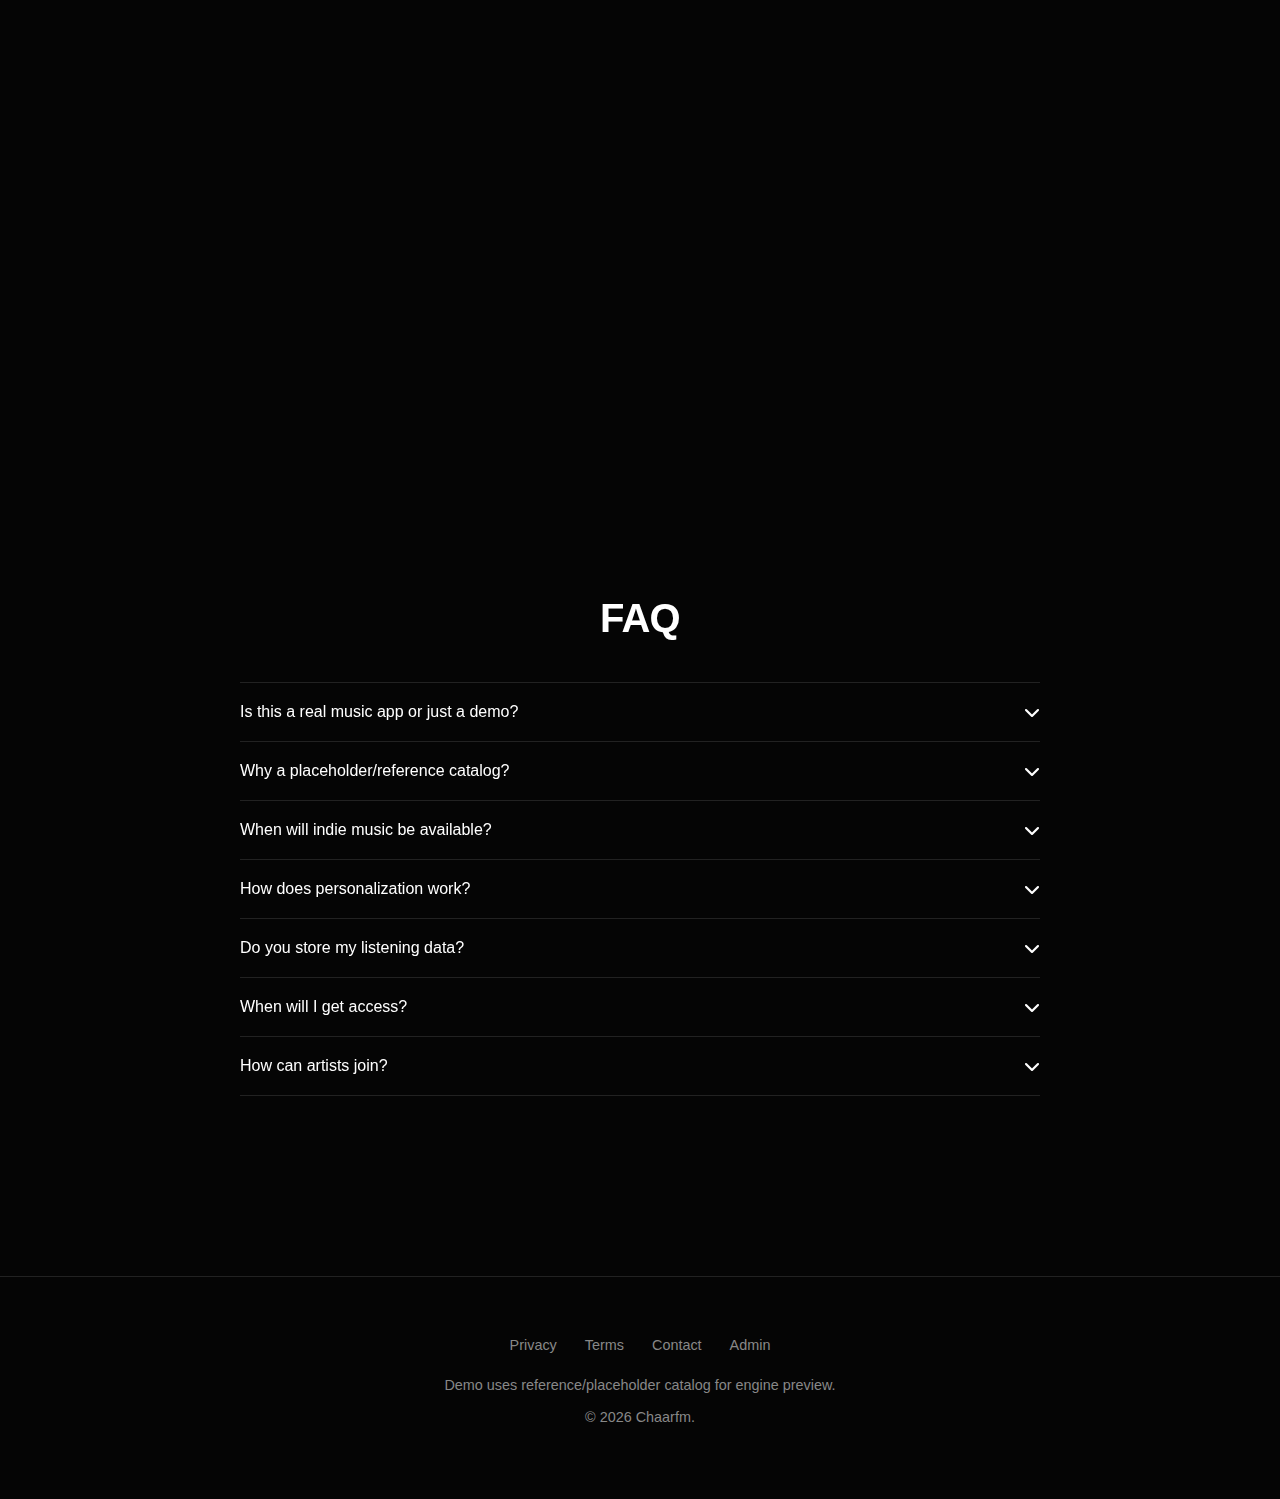
<file: templates/landing.html>
<!DOCTYPE html>
<html lang="en">
<head>
    <meta charset="UTF-8">
    <meta name="viewport" content="width=device-width, initial-scale=1.0, viewport-fit=cover">
    <title>Chaarfm - Swipe into your next favorite song</title>
    <link rel="stylesheet" href="/static/css/style.css">
    <link rel="stylesheet" href="https://cdnjs.cloudflare.com/ajax/libs/font-awesome/6.4.0/css/all.min.css">
    <style>
        /* --- Landing Page Specific Styles --- */
        body {
            display: block;
            overflow-x: hidden;
            overflow-y: auto;
            height: auto;
            background-color: var(--bg-color);
            scroll-behavior: smooth;
        }

        /* Sticky Scroll Scrollytelling Utilities */
        .scroll-sequence-section {
            height: 400vh; /* Scroll "runway" length */
            position: relative;
            padding: 0; /* Remove default padding as sticky container handles spacing */
            view-timeline-name: --section-scroll;
        }

        .sticky-wrapper {
            position: sticky;
            top: 0;
            height: 100vh;
            width: 100%;
            display: flex;
            align-items: center;
            justify-content: center;
            overflow: hidden;
        }

        /* Reduced Motion Fallback */
        @media (prefers-reduced-motion: reduce) {
            *, ::before, ::after {
                animation-duration: 0.01ms !important;
                animation-iteration-count: 1 !important;
                transition-duration: 0.01ms !important;
                scroll-behavior: auto !important;
            }
        }

        /* Layout Utilities */
        .container {
            max-width: 1200px;
            margin: 0 auto;
            padding: 0 24px;
        }

        section {
            padding: 100px 0;
            position: relative;
        }

        .text-center { text-align: center; }
        .flex-col { display: flex; flex-direction: column; }
        .flex-row { display: flex; flex-direction: row; }
        .items-center { align-items: center; }
        .justify-center { justify-content: center; }
        .justify-between { justify-content: space-between; }
        .gap-16 { gap: 16px; }
        .gap-24 { gap: 24px; }
        .gap-32 { gap: 32px; }

        /* Typography Overrides for Landing */
        .landing-h1 {
            font-size: 3.5rem;
            line-height: 1.1;
            font-weight: 700;
            margin-bottom: 24px;
            letter-spacing: -0.03em;
            background: linear-gradient(135deg, #fff 0%, #888 100%);
            -webkit-background-clip: text;
            -webkit-text-fill-color: transparent;
        }

        .landing-h2 {
            font-size: 2.5rem;
            line-height: 1.2;
            font-weight: 700;
            margin-bottom: 20px;
            letter-spacing: -0.02em;
            color: var(--primary);
        }

        .landing-h3 {
            font-size: 1.5rem;
            font-weight: 600;
            margin-bottom: 12px;
            color: var(--primary);
        }

        .landing-sub {
            font-size: 1.125rem;
            line-height: 1.6;
            color: var(--secondary);
            margin-bottom: 32px;
            max-width: 600px;
        }

        .landing-bullet {
            display: flex;
            align-items: flex-start;
            gap: 12px;
            margin-bottom: 12px;
            color: var(--secondary);
            font-size: 1rem;
        }

        .landing-bullet i {
            color: var(--accent);
            margin-top: 4px;
        }

        /* --- Scroll Progress --- */
        #scroll-progress {
            position: fixed;
            top: 0; left: 0;
            height: 3px;
            background: var(--accent);
            width: 0%;
            z-index: 1001;
            transition: width 0.1s;
        }

        /* --- Header --- */
        .header {
            position: sticky;
            top: 0;
            z-index: 1000;
            background: rgba(5, 5, 5, 0.85);
            backdrop-filter: blur(12px);
            border-bottom: 1px solid rgba(255,255,255,0.05);
            padding: 24px 0;
            transition: padding 0.3s ease;
        }

        .header.scrolled {
            padding: 16px 0;
        }

        .header-content {
            display: flex;
            justify-content: space-between;
            align-items: center;
        }

        .logo-mark {
            font-size: 1.5rem;
            font-weight: 800;
            letter-spacing: -0.05em;
            color: #fff;
            text-decoration: none;
        }

        .nav-links {
            display: flex;
            gap: 32px;
        }

        .nav-link {
            color: var(--secondary);
            text-decoration: none;
            font-size: 0.95rem;
            font-weight: 500;
            transition: color 0.2s;
        }

        .nav-link:hover { color: var(--primary); }

        .mobile-menu-btn {
            display: none;
            background: none;
            border: none;
            color: #fff;
            font-size: 1.5rem;
            cursor: pointer;
        }

        .mobile-menu {
            position: fixed;
            top: 0; left: 0; right: 0;
            background: var(--bg-color);
            padding: 80px 24px 40px;
            transform: translateY(-100%);
            transition: transform 0.3s ease-in-out;
            z-index: 999;
            border-bottom: 1px solid var(--surface-border);
        }

        .mobile-menu.open { transform: translateY(0); }

        /* --- Hero --- */
        .hero-section {
            padding-top: 60px;
            min-height: 90vh;
            display: flex;
            align-items: center;
        }

        .hero-grid {
            display: grid;
            grid-template-columns: 1fr 1fr;
            gap: 60px;
            align-items: center;
        }

        .phone-mock-container {
            position: relative;
            width: 300px;
            height: 600px;
            margin: 0 auto;
            border: 8px solid #222;
            border-radius: 40px;
            background: #000;
            overflow: hidden;
            box-shadow: 0 40px 100px -20px rgba(0,0,0,0.8);
        }
        
        .phone-overlay {
            position: absolute;
            top: 50%; left: 50%;
            transform: translate(-50%, -50%);
            background: rgba(0,0,0,0.8);
            padding: 16px 24px;
            border-radius: 30px;
            border: 1px solid var(--accent);
            color: var(--accent);
            font-family: 'JetBrains Mono';
            font-size: 0.8rem;
            opacity: 0;
            transition: opacity 0.5s;
            pointer-events: none;
            z-index: 10;
            text-align: center;
            width: 80%;
        }

        .feed-scroll {
            display: flex;
            flex-direction: column;
            gap: 16px;
            padding: 16px;
            /* Static feed, no auto-scroll */
        }

        .track-card-mock {
            background: var(--surface-color);
            border: 1px solid var(--surface-border);
            border-radius: 16px;
            padding: 16px;
            display: flex;
            flex-direction: column;
            gap: 12px;
            aspect-ratio: 3/4;
            justify-content: flex-end;
            position: relative;
            overflow: hidden;
        }
        
        .track-art-placeholder {
            position: absolute;
            top: 0; left: 0; right: 0; bottom: 0;
            background: linear-gradient(45deg, #222, #111);
            z-index: 0;
        }

        .track-info-mock {
            position: relative;
            z-index: 1;
            background: rgba(0,0,0,0.6);
            backdrop-filter: blur(10px);
            padding: 12px;
            border-radius: 12px;
            border: 1px solid rgba(255,255,255,0.1);
        }

        .mock-actions {
            display: flex;
            justify-content: space-between;
            margin-top: 8px;
        }

        .mock-btn {
            width: 32px; height: 32px;
            border-radius: 50%;
            background: rgba(255,255,255,0.1);
            display: flex; align-items: center; justify-content: center;
            font-size: 0.8rem;
        }
        
        .vibe-learned-badge {
            position: absolute;
            top: 16px; right: 16px;
            background: var(--accent);
            color: #fff;
            font-size: 0.6rem;
            padding: 4px 8px;
            border-radius: 100px;
            font-weight: 700;
            opacity: 0;
            transform: translateY(10px);
            transition: all 0.3s;
            z-index: 2;
        }
        
        .vibe-learned-badge.show {
            opacity: 1;
            transform: translateY(0);
        }

        .transparency-line {
            font-size: 0.75rem;
            color: var(--secondary);
            opacity: 0.6;
            margin-top: 16px;
            border-top: 1px solid var(--surface-border);
            padding-top: 16px;
            display: inline-block;
        }

        /* --- Social Proof --- */
        .proof-chips {
            display: flex;
            gap: 16px;
            flex-wrap: wrap;
            justify-content: center;
        }

        .proof-chip {
            background: var(--surface-color);
            border: 1px solid var(--surface-border);
            padding: 8px 16px;
            border-radius: 100px;
            font-size: 0.9rem;
            color: var(--secondary);
            display: flex;
            align-items: center;
            gap: 8px;
            opacity: 0;
            transform: translateY(20px);
            transition: all 0.5s ease;
        }
        
        .proof-chip.visible {
            opacity: 1;
            transform: translateY(0);
        }

        /* --- Pain Cards --- */
        .pain-grid {
            display: grid;
            grid-template-columns: 1fr 1fr;
            gap: 24px;
        }

        .pain-card {
            background: var(--surface-color);
            border: 1px solid var(--surface-border);
            padding: 24px;
            border-radius: 12px;
            opacity: 0;
            transform: translateY(20px);
            transition: all 0.5s ease;
        }
        
        .pain-card.visible { opacity: 1; transform: translateY(0); }

        .pain-card h4 {
            color: var(--primary);
            margin-bottom: 8px;
            font-size: 1.1rem;
        }

        .pain-card p {
            color: var(--secondary);
            font-size: 0.95rem;
            margin: 0;
        }

        /* --- Solution --- */
        .pillar-grid {
            display: grid;
            grid-template-columns: repeat(3, 1fr);
            gap: 32px;
            margin-top: 40px;
        }

        .pillar-card {
            text-align: center;
            padding: 24px;
        }

        .progress-indicator {
            display: flex;
            justify-content: center;
            align-items: center;
            gap: 16px;
            margin-top: 40px;
            font-family: 'JetBrains Mono', monospace;
            font-size: 0.9rem;
            color: var(--accent);
            opacity: 0;
            transform: translateY(10px);
            transition: all 0.5s;
        }
        
        .progress-indicator.visible { opacity: 1; transform: translateY(0); }

        /* --- Vibe Quest --- */
        .quest-grid {
            display: grid;
            grid-template-columns: 1fr 1fr;
            gap: 40px;
        }

        .quest-step {
            display: flex;
            gap: 16px;
            margin-bottom: 32px;
            opacity: 0.5;
            transition: opacity 0.3s;
        }
        
        .quest-step.active { opacity: 1; }

        .step-num {
            width: 32px; height: 32px;
            background: var(--surface-border);
            border-radius: 50%;
            display: flex; align-items: center; justify-content: center;
            font-weight: 700;
            flex-shrink: 0;
        }
        
        .step-num.active { background: var(--accent); color: #fff; }

        .timeline-container {
            background: var(--surface-color);
            border: 1px solid var(--surface-border);
            border-radius: 24px;
            padding: 32px;
            position: relative;
            min-height: 400px;
            display: flex;
            flex-direction: column;
            justify-content: space-between;
        }
        
        .taste-map-viz {
            flex: 1;
            position: relative;
            border: 1px dashed var(--surface-border);
            border-radius: 12px;
            margin-top: 16px;
            overflow: hidden;
        }
        
        .map-dot {
            width: 8px; height: 8px;
            background: var(--secondary);
            border-radius: 50%;
            position: absolute;
            transition: all 0.8s ease;
            opacity: 0;
            transform: scale(0);
        }

        .map-dot.visible {
            opacity: 1;
            transform: scale(1);
        }

        .map-dot.clustered {
            left: 50% !important;
            top: 50% !important;
            background: var(--accent);
            box-shadow: 0 0 10px var(--accent-glow);
        }

        .badge-unlocked {
            position: absolute;
            top: 50%; left: 50%;
            transform: translate(-50%, -40%);
            background: var(--accent);
            color: #fff;
            padding: 12px 24px;
            border-radius: 100px;
            font-weight: 700;
            box-shadow: 0 0 20px var(--accent-glow);
            transition: all 0.5s ease;
            opacity: 0;
            z-index: 10;
        }
        
        .badge-unlocked.show { transform: translate(-50%, -50%); opacity: 1; }

        /* --- How It Works --- */
        .hiw-grid {
            display: grid;
            grid-template-columns: repeat(3, 1fr);
            gap: 24px;
        }

        .hiw-card {
            background: var(--surface-color);
            border: 1px solid var(--surface-border);
            padding: 32px;
            border-radius: 16px;
            position: relative;
            opacity: 0;
            transform: translateY(20px);
            transition: all 0.4s ease;
        }
        
        .hiw-card.visible { opacity: 1; transform: translateY(0); }

        .hiw-icon {
            font-size: 2rem;
            color: var(--accent);
            margin-bottom: 16px;
        }

        /* --- Comparison --- */
        .comparison-table {
            width: 100%;
            border-collapse: collapse;
            margin-top: 40px;
        }

        .comparison-table th {
            text-align: left;
            padding: 20px;
            border-bottom: 1px solid var(--surface-border);
            color: var(--primary);
            font-size: 1.2rem;
        }

        .comparison-table td {
            padding: 20px;
            border-bottom: 1px solid var(--surface-border);
            color: var(--secondary);
        }

        .comp-row {
            opacity: 0;
            transform: translateY(10px);
            transition: all 0.4s ease;
        }
        
        .comp-row.visible { opacity: 1; transform: translateY(0); }

        .check-icon { color: var(--success); }
        .x-icon { color: var(--error); }

        /* --- For Artists --- */
        .artist-box {
            background: linear-gradient(135deg, var(--surface-color) 0%, rgba(99,102,241,0.1) 100%);
            border: 1px solid var(--accent-glow);
            border-radius: 24px;
            padding: 40px;
            margin-top: 40px;
            opacity: 0;
            transition: opacity 1s;
        }
        
        .artist-box.visible { opacity: 1; }

        /* --- Waitlist Form --- */
        .waitlist-container {
            max-width: 500px;
            margin: 0 auto;
            background: var(--surface-color);
            border: 1px solid var(--surface-border);
            border-radius: 24px;
            padding: 40px;
            transform: translateY(20px);
            opacity: 0;
            transition: all 0.5s ease;
        }
        
        .waitlist-container.visible { transform: translateY(0); opacity: 1; }

        .form-input {
            width: 100%;
            padding: 16px;
            background: var(--bg-color);
            border: 1px solid var(--surface-border);
            border-radius: 8px;
            color: #fff;
            margin-bottom: 16px;
            font-family: 'Inter', sans-serif;
        }

        .form-checkbox {
            display: flex;
            align-items: center;
            gap: 12px;
            margin-bottom: 12px;
            font-size: 0.9rem;
            color: var(--secondary);
            cursor: pointer;
        }
        
        .form-checkbox input {
            width: 18px; height: 18px;
            accent-color: var(--accent);
        }

        .success-state {
            display: none;
            text-align: center;
        }
        
        .success-icon {
            font-size: 3rem;
            color: var(--success);
            margin-bottom: 20px;
            animation: fade-up 0.5s ease;
        }

        @keyframes fade-up {
            0% { transform: translateY(10px); opacity: 0; }
            100% { transform: translateY(0); opacity: 1; }
        }

        /* --- FAQ --- */
        .accordion-item {
            border-bottom: 1px solid var(--surface-border);
        }

        .accordion-header {
            padding: 20px 0;
            cursor: pointer;
            display: flex;
            justify-content: space-between;
            align-items: center;
            font-weight: 500;
            color: var(--primary);
        }

        .accordion-content {
            max-height: 0;
            overflow: hidden;
            transition: max-height 0.3s ease;
            color: var(--secondary);
            font-size: 0.95rem;
        }
        
        .accordion-content p { margin-bottom: 20px; }

        .accordion-icon { transition: transform 0.3s; }
        .accordion-item.active .accordion-icon { transform: rotate(180deg); }
        .accordion-item.active .accordion-content { max-height: 200px; }

        /* --- Footer --- */
        footer {
            border-top: 1px solid var(--surface-border);
            padding: 60px 0;
            margin-top: 80px;
            color: var(--secondary);
            font-size: 0.9rem;
        }

        .footer-links a {
            color: var(--secondary);
            margin: 0 12px;
            text-decoration: none;
        }
        .footer-links a:hover { color: var(--primary); }

        /* --- Back to Top --- */
        #back-to-top {
            position: fixed;
            bottom: 32px; right: 32px;
            width: 48px; height: 48px;
            background: var(--surface-color);
            border: 1px solid var(--surface-border);
            border-radius: 50%;
            display: flex; align-items: center; justify-content: center;
            color: var(--primary);
            cursor: pointer;
            opacity: 0;
            transition: opacity 0.3s, transform 0.3s;
            z-index: 99;
        }
        
        #back-to-top.visible { opacity: 1; }
        #back-to-top:hover { transform: translateY(-4px); }

        /* --- Mobile Responsive --- */
        @media (max-width: 768px) {
            .landing-h1 { font-size: 2.5rem; }
            .hero-grid { grid-template-columns: 1fr; text-align: center; }
            .hero-content { order: 1; }
            .phone-mock-container { order: 2; width: 280px; height: 500px; margin-top: 40px; }
            .nav-links { display: none; }
            .mobile-menu-btn { display: block; }
            .pain-grid { grid-template-columns: 1fr; }
            .pillar-grid { grid-template-columns: 1fr; }
            .quest-grid { grid-template-columns: 1fr; }
            .hiw-grid { grid-template-columns: 1fr; }
            .comparison-table th, .comparison-table td { display: block; width: 100%; border: none; padding: 10px 0; }
            .comparison-table tr { display: block; margin-bottom: 24px; border-bottom: 1px solid var(--surface-border); padding-bottom: 24px; }
            .comparison-table thead { display: none; }
            /* Mock headers for mobile table */
            .comp-cell::before { content: attr(data-label); display: block; font-size: 0.75rem; color: var(--secondary); margin-bottom: 4px; }
        }

    </style>
</head>
<body>

    <!-- Scroll Progress -->
    <div id="scroll-progress"></div>

    <!-- Header -->
    <header class="header" id="header">
        <div class="container header-content">
            <a href="#" class="logo-mark">Chaarfm</a>
            
            <nav class="nav-links">
                <a href="#how-it-works" class="nav-link">How it works</a>
                <a href="#demo" class="nav-link">Demo</a>
                <a href="#artists" class="nav-link">For Artists</a>
                <a href="#faq" class="nav-link">FAQ</a>
            </nav>

            <div style="display: flex; align-items: center; gap: 16px;">
                <a href="#waitlist" class="btn btn-primary" style="font-size: 0.9rem; padding: 10px 20px;">Join the waitlist</a>
                <button class="mobile-menu-btn" onclick="toggleMenu()"><i class="fas fa-bars"></i></button>
            </div>
        </div>
    </header>

    <!-- Mobile Menu -->
    <div class="mobile-menu" id="mobile-menu">
        <div class="flex-col gap-24 text-center">
            <a href="#how-it-works" class="nav-link" onclick="toggleMenu()">How it works</a>
            <a href="#demo" class="nav-link" onclick="toggleMenu()">Demo</a>
            <a href="#artists" class="nav-link" onclick="toggleMenu()">For Artists</a>
            <a href="#faq" class="nav-link" onclick="toggleMenu()">FAQ</a>
            <a href="#waitlist" class="btn btn-primary" onclick="toggleMenu()">Join the waitlist</a>
        </div>
    </div>

    <!-- Section 1: Hero -->
    <section class="hero-section">
        <div class="container hero-grid">
            <div class="hero-content">
                <h1 class="landing-h1">Swipe into your next favorite song.</h1>
                <p class="landing-sub">Chaarfm is a music discovery feed that maps your vibe in minutes and adapts in-session—no searching, no playlists.</p>
                
                <div class="flex-col gap-16" style="margin-bottom: 32px;">
                    <div class="landing-bullet"><i class="fas fa-check"></i> Instant vibe mapping in ~60 seconds</div>
                    <div class="landing-bullet"><i class="fas fa-check"></i> Smooth transitions based on sound similarity</div>
                    <div class="landing-bullet"><i class="fas fa-check"></i> Discovery that doesn’t get trapped in the same artists</div>
                </div>

                <a href="#waitlist" class="btn btn-primary" style="padding: 16px 32px; font-size: 1.1rem;">Join the waitlist</a>
                <p style="font-size: 0.8rem; color: var(--secondary); margin-top: 12px;">Limited demo access. No spam. Opt out anytime.</p>
                
                <div class="transparency-line">Demo currently runs on a reference/placeholder catalog to showcase the engine.</div>
            </div>

            <div class="phone-mock-container">
                <div class="phone-overlay" id="phone-overlay">Taste Map forming...</div>
                <div class="feed-scroll" id="feed-scroll">
                    <!-- Placeholder Cards -->
                    <div class="track-card-mock">
                        <div class="track-art-placeholder" style="background: #333;"></div>
                        <div class="track-info-mock">
                            <div style="font-weight: 600;">Neon Nights</div>
                            <div style="font-size: 0.8rem; color: #ccc;">Synthwave Collective</div>
                            <div style="height: 2px; background: rgba(255,255,255,0.2); margin-top: 8px; border-radius: 2px;">
                                <div style="width: 40%; height: 100%; background: var(--accent);"></div>
                            </div>
                            <div class="mock-actions">
                                <div class="mock-btn"><i class="fas fa-times"></i></div>
                                <div class="mock-btn" id="mock-like-btn" style="color: var(--accent); border: 1px solid var(--accent);"><i class="fas fa-heart"></i></div>
                                <div class="mock-btn"><i class="fas fa-bookmark"></i></div>
                            </div>
                        </div>
                        <div class="vibe-learned-badge" id="vibe-badge">Vibe learned</div>
                    </div>
                    <div class="track-card-mock">
                        <div class="track-art-placeholder" style="background: #444;"></div>
                        <div class="track-info-mock">
                            <div style="font-weight: 600;">Midnight Drive</div>
                            <div style="font-size: 0.8rem; color: #ccc;">Lo-Fi Beats</div>
                            <div class="mock-actions">
                                <div class="mock-btn"><i class="fas fa-times"></i></div>
                                <div class="mock-btn"><i class="fas fa-heart"></i></div>
                                <div class="mock-btn"><i class="fas fa-bookmark"></i></div>
                            </div>
                        </div>
                    </div>
                </div>
            </div>
        </div>
    </section>

    <!-- Section 2: Social Proof -->
    <section>
        <div class="container">
            <div class="proof-chips">
                <div class="proof-chip">Building with early beta listeners</div>
                <div class="proof-chip">Founder-led recommendation engine</div>
                <div class="proof-chip">Limited demo invites rolling out</div>
            </div>
        </div>
    </section>

    <!-- Section 3: The Problem -->
    <section>
        <div class="container">
            <div class="hero-grid" style="align-items: start;">
                <div>
                    <h2 class="landing-h2">Music discovery still makes you do the work.</h2>
                    <p class="landing-sub">Playlists and search assume you know what you want. Most of the time, you just want something that fits.</p>
                </div>
                <div class="pain-grid">
                    <div class="pain-card">
                        <h4>Decision fatigue</h4>
                        <p>Choosing before listening kills the vibe.</p>
                    </div>
                    <div class="pain-card">
                        <h4>Discovery loops</h4>
                        <p>Same artists, same sound, every day.</p>
                    </div>
                    <div class="pain-card">
                        <h4>Friction</h4>
                        <p>Search → Playlist → Skip → Repeat.</p>
                    </div>
                    <div class="pain-card">
                        <h4>Background listening</h4>
                        <p>You want flow, not control panels.</p>
                    </div>
                </div>
            </div>
        </div>
    </section>

    <!-- Section 4: The Solution -->
    <section>
        <div class="container text-center">
            <h2 class="landing-h2">A feed, not a library.</h2>
            <p class="landing-sub" style="margin: 0 auto;">Chaarfm turns listening into a continuous, personalized stream.</p>
            
            <div class="pillar-grid">
                <div class="pillar-card">
                    <h3 class="landing-h3">Instant personalization</h3>
                    <p style="color: var(--secondary);">Your feed starts immediately.</p>
                </div>
                <div class="pillar-card">
                    <h3 class="landing-h3">Sound-based transitions</h3>
                    <p style="color: var(--secondary);">Tracks connect like neighborhoods.</p>
                </div>
                <div class="pillar-card">
                    <h3 class="landing-h3">In-session learning</h3>
                    <p style="color: var(--secondary);">Every swipe improves the next one.</p>
                </div>
            </div>

            <div class="progress-indicator" id="progress-indicator">
                <span>OPEN</span> <i class="fas fa-arrow-right"></i> <span>REACT</span> <i class="fas fa-arrow-right"></i> <span>ADAPTS</span>
            </div>
        </div>
    </section>

    <!-- Section 5: Vibe Quest Demo -->
    <section id="demo" class="scroll-sequence-section">
        <div class="sticky-wrapper">
            <div class="container">
                <div class="hero-grid">
                    <div>
                        <h2 class="landing-h2">Vibe Quest: unlock your feed in 60 seconds.</h2>
                        <p class="landing-sub">A short interactive demo that maps your taste and shows the engine working.</p>
                        
                        <div class="flex-col gap-24">
                            <div class="quest-step" id="step-1">
                                <div class="step-num active">1</div>
                                <div>Pick 1–2 starting vibes (e.g., Focus / Hype)</div>
                            </div>
                            <div class="quest-step" id="step-2">
                                <div class="step-num">2</div>
                                <div>Swipe 8 tracks (Like / Skip)</div>
                            </div>
                            <div class="quest-step" id="step-3">
                                <div class="step-num">3</div>
                                <div>Watch your Taste Map form in real time</div>
                            </div>
                            <div class="quest-step" id="step-4">
                                <div class="step-num">4</div>
                                <div>Enter your ‘vibe lane’ and preview a personalized feed</div>
                            </div>
                        </div>
                    </div>
                    
                    <div class="timeline-container">
                        <div style="font-weight: 600; text-align: center; color: var(--primary);">TASTE MAP PREVIEW</div>
                        <div class="taste-map-viz" id="taste-map">
                            <!-- Pre-rendered Dots -->
                            <div class="map-dot" style="top: 20%; left: 30%;"></div>
                            <div class="map-dot" style="top: 70%; left: 80%;"></div>
                            <div class="map-dot" style="top: 40%; left: 10%;"></div>
                            <div class="map-dot" style="top: 80%; left: 40%;"></div>
                            <div class="map-dot" style="top: 15%; left: 60%;"></div>
                            
                            <div class="map-dot" style="top: 30%; left: 70%;"></div>
                            <div class="map-dot" style="top: 60%; left: 20%;"></div>
                            <div class="map-dot" style="top: 90%; left: 50%;"></div>
                            <div class="map-dot" style="top: 10%; left: 90%;"></div>
                            <div class="map-dot" style="top: 50%; left: 15%;"></div>

                            <div class="map-dot" style="top: 35%; left: 45%;"></div>
                            <div class="map-dot" style="top: 65%; left: 75%;"></div>
                            <div class="map-dot" style="top: 25%; left: 85%;"></div>
                            <div class="map-dot" style="top: 85%; left: 25%;"></div>
                            <div class="map-dot" style="top: 55%; left: 55%;"></div>

                            <div class="badge-unlocked" id="badge-unlocked">Vibe Unlocked <i class="fas fa-check-circle"></i></div>
                        </div>
                        <div style="display: flex; justify-content: space-between; font-size: 0.75rem; color: var(--secondary); margin-top: 16px;">
                            <span>START</span>
                            <span>MAPPING...</span>
                            <span>LOCKED IN</span>
                        </div>
                    </div>
                </div>
            </div>
        </div>
    </section>

    <!-- Section 6: How It Works -->
    <section id="how-it-works">
        <div class="container">
            <h2 class="landing-h2 text-center">How it works</h2>
            
            <div class="hiw-grid" style="margin-top: 40px;">
                <div class="hiw-card">
                    <div class="hiw-icon"><i class="fas fa-mobile-alt"></i></div>
                    <h3 class="landing-h3">Open the feed</h3>
                    <p style="color: var(--secondary);">No setup. Start swiping.</p>
                </div>
                <div class="hiw-card">
                    <div class="hiw-icon"><i class="fas fa-thumbs-up"></i></div>
                    <h3 class="landing-h3">React</h3>
                    <p style="color: var(--secondary);">Like/skip teaches the system instantly.</p>
                </div>
                <div class="hiw-card">
                    <div class="hiw-icon"><i class="fas fa-magic"></i></div>
                    <h3 class="landing-h3">Adapt</h3>
                    <p style="color: var(--secondary);">Next tracks shift toward your sound—smoothly.</p>
                </div>
            </div>

            <p class="text-center" style="margin-top: 32px; font-size: 0.9rem; color: var(--secondary); opacity: 0.8;">
                We’re demonstrating the experience with a reference catalog now; the same engine routes to emerging artists as the catalog scales.
            </p>
        </div>
    </section>

    <!-- Section 7: Comparison -->
    <section>
        <div class="container">
            <h2 class="landing-h2 text-center">Why it’s different</h2>
            
            <table class="comparison-table">
                <thead>
                    <tr>
                        <th style="width: 40%"></th>
                        <th style="width: 30%">Playlists & Search</th>
                        <th style="width: 30%; color: var(--accent);">Chaarfm Feed</th>
                    </tr>
                </thead>
                <tbody>
                    <tr class="comp-row">
                        <td>Start-up effort</td>
                        <td class="comp-cell" data-label="Playlists & Search">High (Manual)</td>
                        <td class="comp-cell" data-label="Chaarfm Feed" style="color: var(--primary);">Zero (Instant)</td>
                    </tr>
                    <tr class="comp-row">
                        <td>Discovery breadth</td>
                        <td class="comp-cell" data-label="Playlists & Search">Limited (Echo chamber)</td>
                        <td class="comp-cell" data-label="Chaarfm Feed" style="color: var(--primary);">Wide (Sound-based)</td>
                    </tr>
                    <tr class="comp-row">
                        <td>Flow / transitions</td>
                        <td class="comp-cell" data-label="Playlists & Search">Jarring / Random</td>
                        <td class="comp-cell" data-label="Chaarfm Feed" style="color: var(--primary);">Seamless</td>
                    </tr>
                    <tr class="comp-row">
                        <td>Personalization speed</td>
                        <td class="comp-cell" data-label="Playlists & Search">Slow (Historical)</td>
                        <td class="comp-cell" data-label="Chaarfm Feed" style="color: var(--primary);">Real-time</td>
                    </tr>
                    <tr class="comp-row">
                        <td>Session experience</td>
                        <td class="comp-cell" data-label="Playlists & Search">Active Management</td>
                        <td class="comp-cell" data-label="Chaarfm Feed" style="color: var(--primary);">Subconscious Flow</td>
                    </tr>
                </tbody>
            </table>
        </div>
    </section>

    <!-- Section 8: For Artists -->
    <section id="artists">
        <div class="container">
            <div class="artist-box">
                <h2 class="landing-h2">For artists: discovery based on fit, not fame.</h2>
                <p class="landing-sub">We’re building the distribution layer after the engine. Join early to be first when creator onboarding opens.</p>
                
                <div class="flex-col gap-16">
                    <div class="landing-bullet"><i class="fas fa-check"></i> Listeners arrive via sound match</div>
                    <div class="landing-bullet"><i class="fas fa-check"></i> More surface area than playlists</div>
                    <div class="landing-bullet"><i class="fas fa-check"></i> Early creator onboarding priority</div>
                </div>
                
                <p style="margin-top: 24px; font-size: 0.9rem; color: var(--primary); font-weight: 500;">
                    Joining the waitlist? Check ‘I’m an artist/label’ to get creator updates.
                </p>
            </div>
        </div>
    </section>

    <!-- Section 9: Waitlist Form -->
    <section id="waitlist">
        <div class="container">
            <div class="waitlist-container">
                <div id="waitlist-form-state">
                    <h2 class="landing-h2 text-center" style="font-size: 2rem;">Get limited access to the Vibe Quest demo.</h2>
                    <p class="text-center" style="color: var(--secondary); margin-bottom: 32px;">Join the waitlist for demo invites and early access.</p>
                    
                    <form id="signup-form" onsubmit="handleSignup(event)">
                        <input type="email" class="form-input" placeholder="Email Address" required>
                        <input type="text" class="form-input" placeholder="Country / City (Optional)">
                        
                        <label class="form-checkbox">
                            <input type="checkbox"> I’m an artist/label
                        </label>
                        <label class="form-checkbox">
                            <input type="checkbox"> I want to beta test + give feedback
                        </label>
                        
                        <button type="submit" class="btn btn-primary" style="width: 100%; margin-top: 16px; padding: 14px;">Join the waitlist</button>
                    </form>
                    
                    <p class="text-center" style="font-size: 0.8rem; color: var(--secondary); margin-top: 24px; opacity: 0.7;">
                        You’ll get a demo invite when your cohort opens.<br>No spam. Unsubscribe anytime.
                    </p>
                </div>

                <div id="waitlist-success-state" class="success-state">
                    <div class="success-icon"><i class="fas fa-check-circle"></i></div>
                    <h2 class="landing-h2" style="font-size: 2rem;">You’re in.</h2>
                    <p class="landing-sub" style="margin: 0 auto 32px;">We’ll email your demo invite soon. Want to help shape the product?</p>
                    
                    <div class="flex-col gap-16">
                        <button class="btn btn-ghost" style="border: 1px solid var(--surface-border);">Answer 3 quick questions</button>
                        <button class="btn btn-ghost">Share to a friend</button>
                    </div>
                </div>
            </div>
        </div>
    </section>

    <!-- Section 10: FAQ -->
    <section id="faq">
        <div class="container" style="max-width: 800px;">
            <h2 class="landing-h2 text-center">FAQ</h2>
            
            <div style="border-top: 1px solid var(--surface-border); margin-top: 40px;">
                <div class="accordion-item">
                    <div class="accordion-header" onclick="toggleAccordion(this)">
                        Is this a real music app or just a demo?
                        <i class="fas fa-chevron-down accordion-icon"></i>
                    </div>
                    <div class="accordion-content">
                        <p>It is a real discovery engine currently in closed demo. The engine works, but we are scaling the catalog and infrastructure before a public launch.</p>
                    </div>
                </div>
                <div class="accordion-item">
                    <div class="accordion-header" onclick="toggleAccordion(this)">
                        Why a placeholder/reference catalog?
                        <i class="fas fa-chevron-down accordion-icon"></i>
                    </div>
                    <div class="accordion-content">
                        <p>To showcase the personalization technology effectively, we use a controlled set of tracks. This ensures the "Vibe Quest" experience is consistent for early testers.</p>
                    </div>
                </div>
                <div class="accordion-item">
                    <div class="accordion-header" onclick="toggleAccordion(this)">
                        When will indie music be available?
                        <i class="fas fa-chevron-down accordion-icon"></i>
                    </div>
                    <div class="accordion-content">
                        <p>We are opening creator tools in Phase 2. Indie artists will be the backbone of our discovery ecosystem.</p>
                    </div>
                </div>
                <div class="accordion-item">
                    <div class="accordion-header" onclick="toggleAccordion(this)">
                        How does personalization work?
                        <i class="fas fa-chevron-down accordion-icon"></i>
                    </div>
                    <div class="accordion-content">
                        <p>We map songs based on their sonic characteristics (vectors). Your interactions (likes/skips) move your position on this map in real-time.</p>
                    </div>
                </div>
                <div class="accordion-item">
                    <div class="accordion-header" onclick="toggleAccordion(this)">
                        Do you store my listening data?
                        <i class="fas fa-chevron-down accordion-icon"></i>
                    </div>
                    <div class="accordion-content">
                        <p>We collect minimal interaction data to make the recommendations work. You can opt out or clear your history at any time.</p>
                    </div>
                </div>
                <div class="accordion-item">
                    <div class="accordion-header" onclick="toggleAccordion(this)">
                        When will I get access?
                        <i class="fas fa-chevron-down accordion-icon"></i>
                    </div>
                    <div class="accordion-content">
                        <p>We are rolling out invites in cohorts every week. Join the waitlist to secure your spot.</p>
                    </div>
                </div>
                <div class="accordion-item">
                    <div class="accordion-header" onclick="toggleAccordion(this)">
                        How can artists join?
                        <i class="fas fa-chevron-down accordion-icon"></i>
                    </div>
                    <div class="accordion-content">
                        <p>Check the "I'm an artist" box in the waitlist form. We will contact you when the upload portal opens.</p>
                    </div>
                </div>
            </div>
        </div>
    </section>

    <!-- Footer -->
    <footer>
        <div class="container text-center">
            <div class="footer-links" style="margin-bottom: 24px;">
                <a href="#">Privacy</a>
                <a href="#">Terms</a>
                <a href="#">Contact</a>
                <a href="/login">Admin</a>
            </div>
            <p>Demo uses reference/placeholder catalog for engine preview.</p>
            <p style="margin-top: 16px;">&copy; 2026 Chaarfm.</p>
        </div>
    </footer>

    <!-- Back to Top -->
    <div id="back-to-top" onclick="window.scrollTo(0,0)">
        <i class="fas fa-arrow-up"></i>
    </div>

    <script>
        // --- Scroll Progress ---
        window.addEventListener('scroll', () => {
            const scrollTop = window.scrollY;
            const docHeight = document.body.scrollHeight - window.innerHeight;
            const progress = (scrollTop / docHeight) * 100;
            document.getElementById('scroll-progress').style.width = progress + '%';

            // Header Compression
            const header = document.getElementById('header');
            if (scrollTop > 50) header.classList.add('scrolled');
            else header.classList.remove('scrolled');

            // Back to Top
            const btt = document.getElementById('back-to-top');
            if (scrollTop > docHeight * 0.4) btt.classList.add('visible');
            else btt.classList.remove('visible');
        });

        // --- Mobile Menu ---
        function toggleMenu() {
            document.getElementById('mobile-menu').classList.toggle('open');
        }

        // --- Scroll Animations (Intersection Observer) ---
        const observer = new IntersectionObserver((entries) => {
            entries.forEach(entry => {
                if (entry.isIntersecting) {
                    entry.target.classList.add('visible');
                    observer.unobserve(entry.target); // Reveal once
                }
            });
        }, { threshold: 0.1 });

        document.querySelectorAll('.proof-chip, .pain-card, .progress-indicator, .hiw-card, .comp-row, .artist-box, .waitlist-container').forEach(el => {
            observer.observe(el);
        });

        // --- Vibe Quest Scroll Logic (Sticky Scrollytelling) ---
        const demoSection = document.getElementById('demo');
        const dots = document.querySelectorAll('.map-dot');
        const badge = document.getElementById('badge-unlocked');
        
        window.addEventListener('scroll', () => {
            if (!demoSection) return;
            
            // Calculate progress relative to the scroll section container
            const sectionTop = demoSection.offsetTop;
            const sectionHeight = demoSection.offsetHeight;
            const scrollY = window.scrollY;
            const viewportHeight = window.innerHeight;
            
            // Calculate how far we've scrolled into the section
            // Start: When section top hits viewport top (sticky starts)
            // End: When section bottom hits viewport bottom (sticky ends)
            // Actually, for sticky behavior, we want 0% when section top is at 0, and 100% when we've scrolled through the height
            
            const scrollDistance = sectionHeight - viewportHeight;
            let progress = (scrollY - sectionTop) / scrollDistance;
            
            // Clamp progress between 0 and 1
            progress = Math.max(0, Math.min(1, progress));
            
            // Only trigger steps if we are effectively "in" the section or just passed it
            // We use a small buffer to ensure we don't trigger when it's way below view
            if (scrollY < sectionTop - viewportHeight) return; 

            // Map progress to steps
            let step = 1;
            if (progress > 0.25) step = 2;
            if (progress > 0.50) step = 3;
            if (progress > 0.75) step = 4;
            
            updateStep(step);
        });

        function updateStep(step) {
            // Update Text Steps
            document.querySelectorAll('.quest-step').forEach((el, i) => {
                if (i + 1 <= step) el.classList.add('active'); // Cumulative active
                else el.classList.remove('active');
            });
            document.querySelectorAll('.step-num').forEach((el, i) => {
                if (i + 1 <= step) el.classList.add('active');
                else el.classList.remove('active');
            });
            
            // Update Visuals (Dots)
            dots.forEach((dot, i) => {
                // Step 1: Show first 5 (indices 0-4)
                // Step 2: Show next 5 (indices 5-9)
                // Step 3: Cluster ALL dots
                
                // Visibility
                if (step === 1 && i < 5) dot.classList.add('visible');
                else if (step >= 2 && i < 15) dot.classList.add('visible');
                else if (step === 1 && i >= 5) dot.classList.remove('visible');
                
                // Clustering (Step 3+)
                if (step >= 3) dot.classList.add('clustered');
                else dot.classList.remove('clustered');
            });

            // Step 4: Badge
            if (step >= 4) badge.classList.add('show');
            else badge.classList.remove('show');
        }

        // --- Form Handling ---
        function handleSignup(e) {
            e.preventDefault();
            document.getElementById('waitlist-form-state').style.display = 'none';
            document.getElementById('waitlist-success-state').style.display = 'block';
        }

        // --- FAQ ---
        function toggleAccordion(el) {
            const item = el.parentElement;
            item.classList.toggle('active');
        }

    </script>
</body>
</html>
</file>
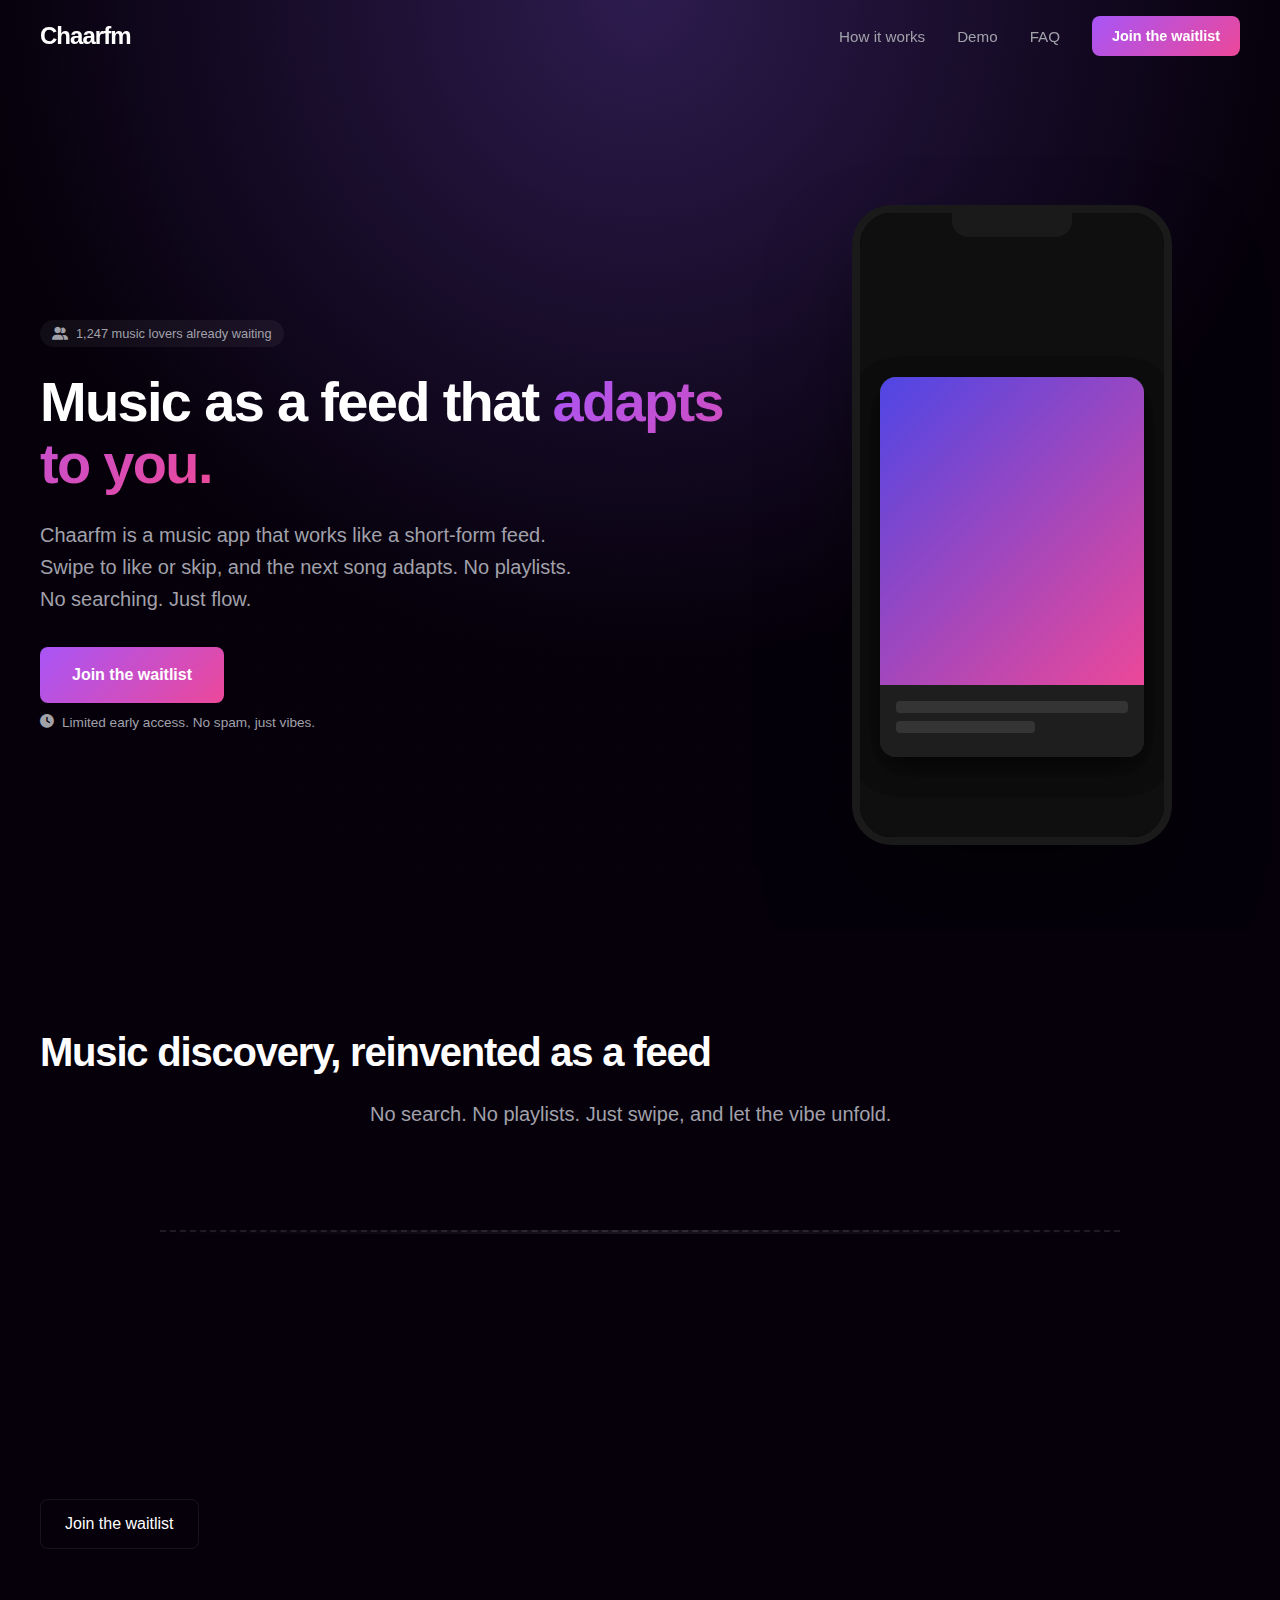
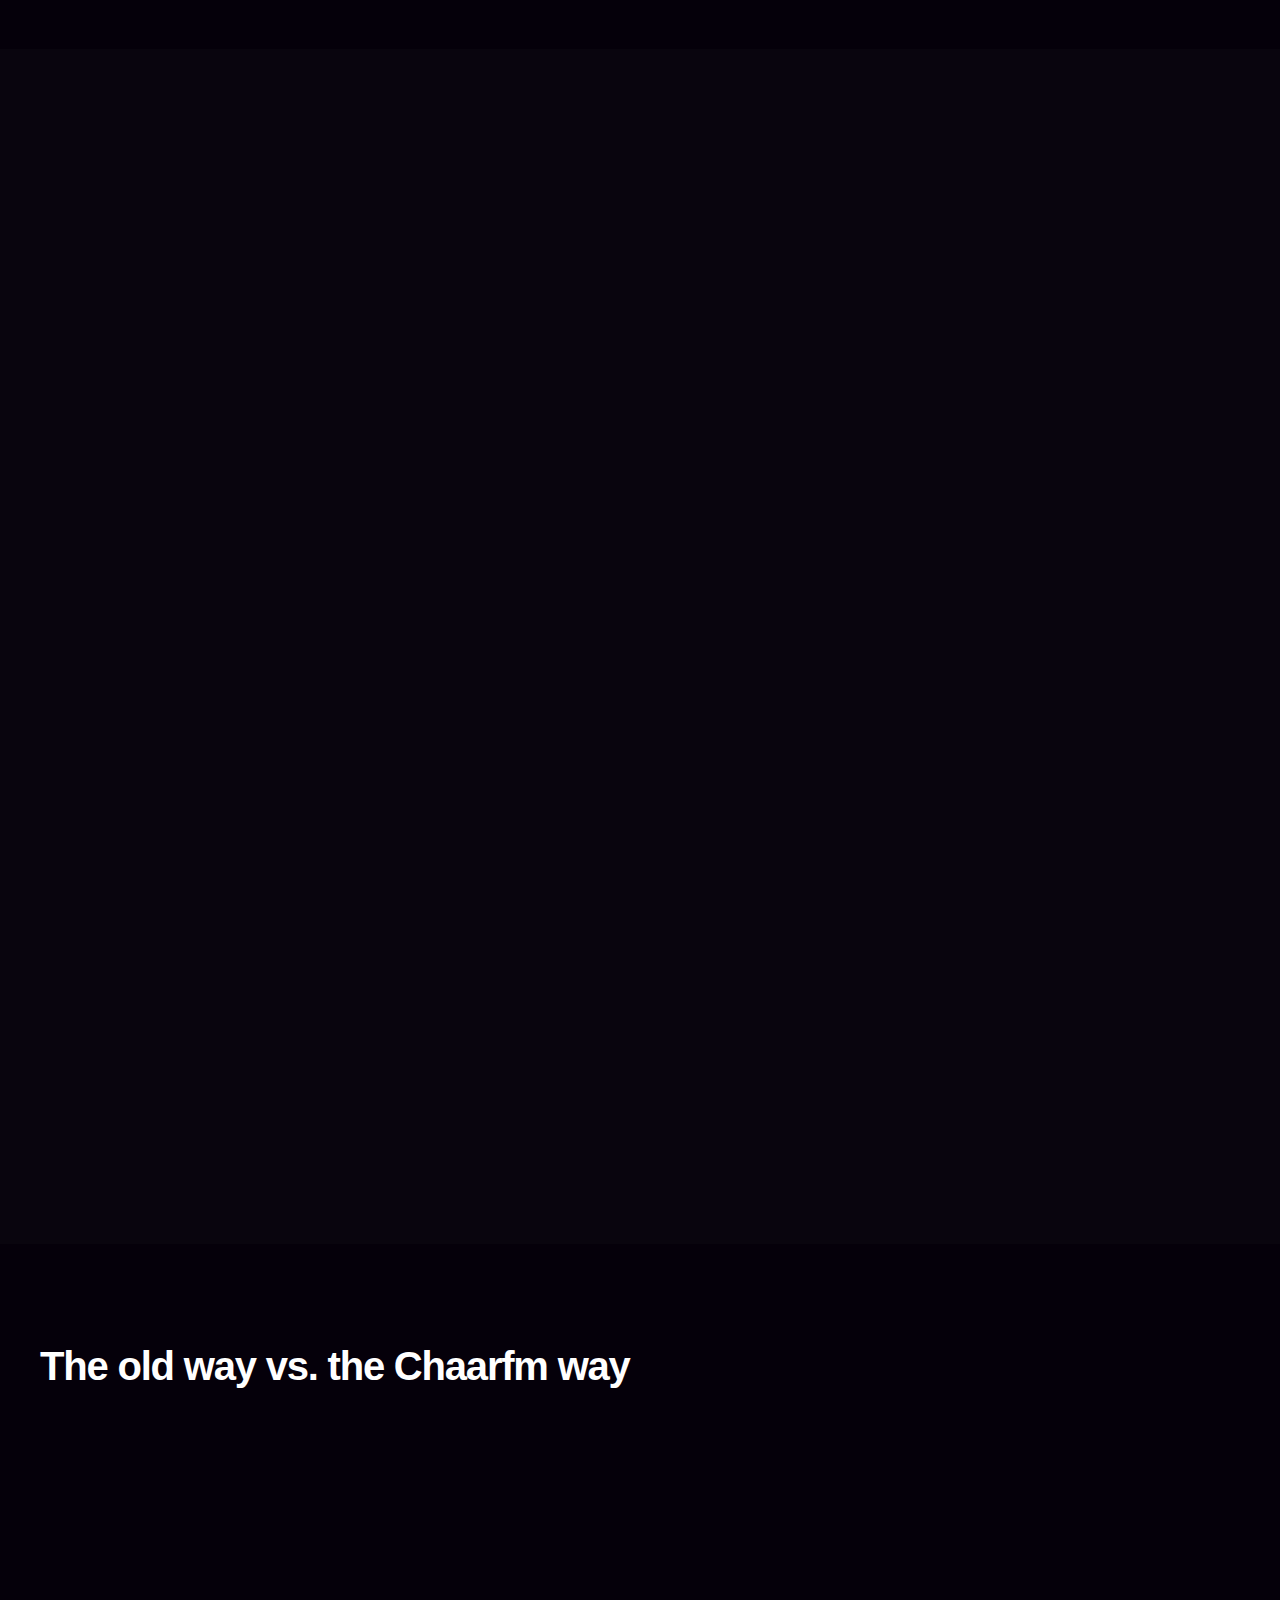
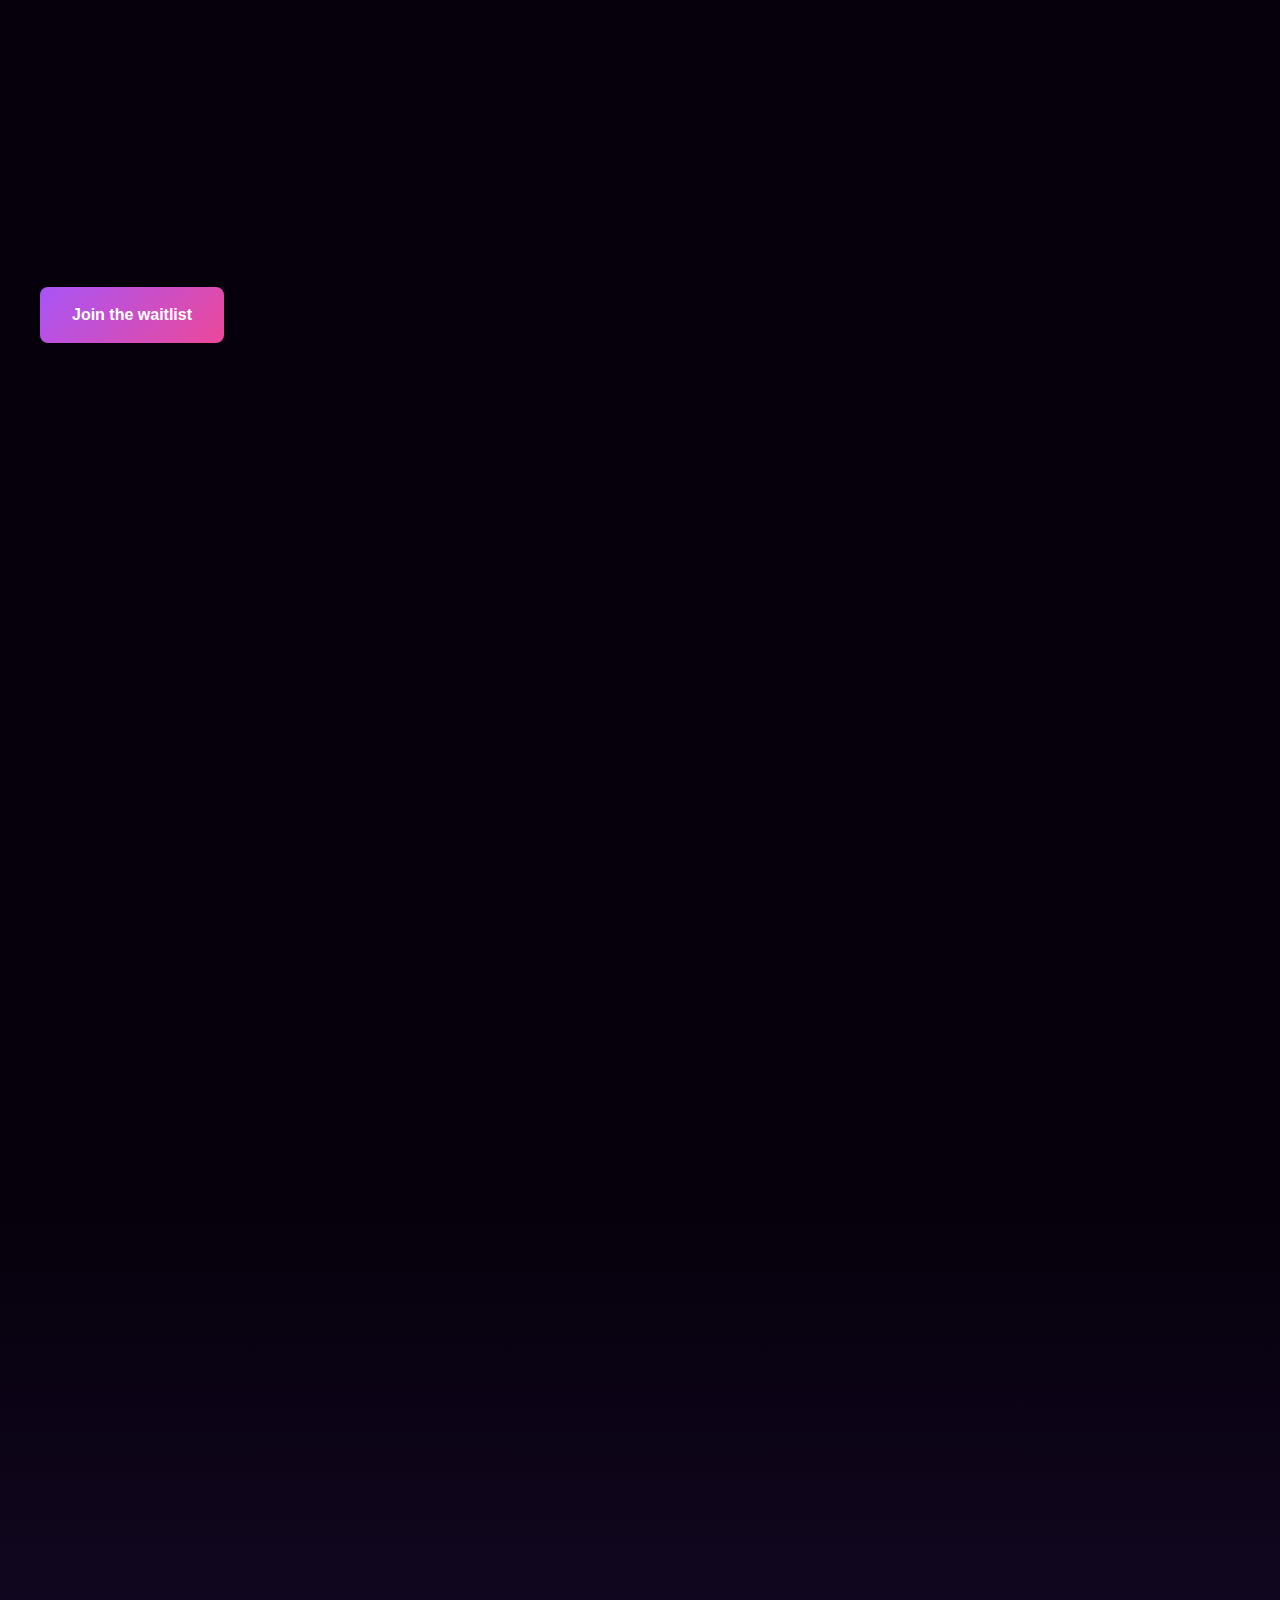
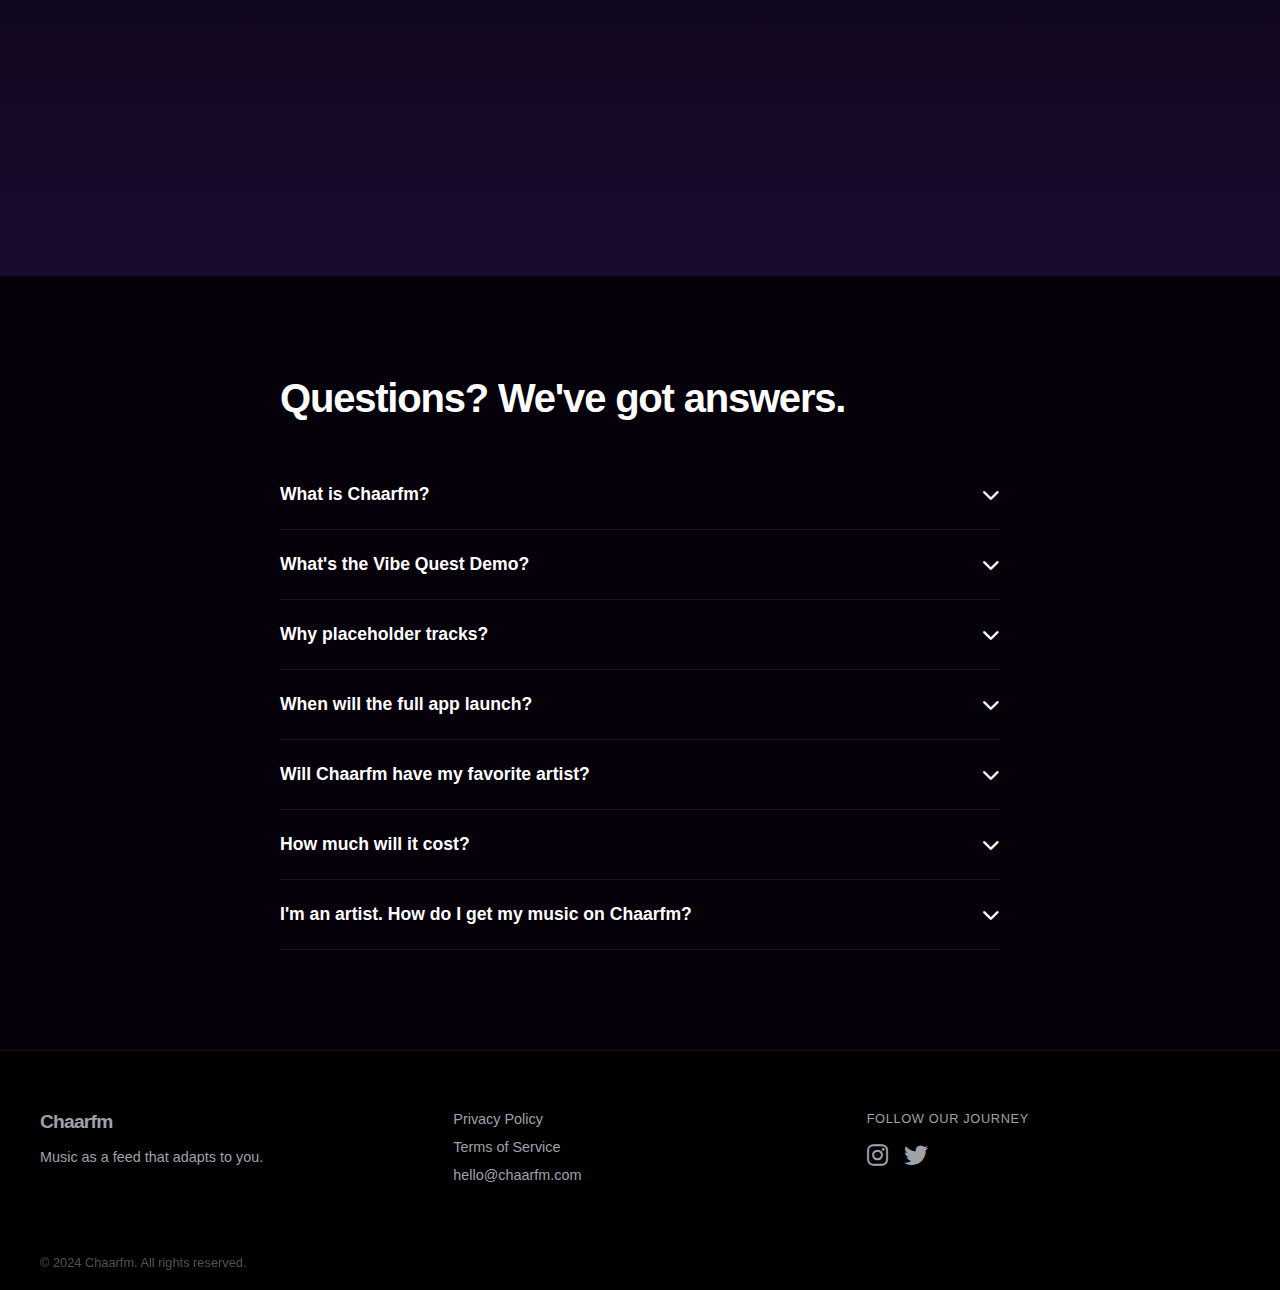
<file: templates/landing_v2.html>
<!DOCTYPE html>
<html lang="en">
<head>
    <meta charset="UTF-8">
    <meta name="viewport" content="width=device-width, initial-scale=1.0, viewport-fit=cover">
    <title>Chaarfm - The Feed That Learns Your Vibe</title>
    <link rel="stylesheet" href="/static/css/style.css">
    <link rel="stylesheet" href="https://cdnjs.cloudflare.com/ajax/libs/font-awesome/6.4.0/css/all.min.css">
    <style>
        /* --- LANDING V2 OVERRIDES & SPECIFIC STYLES --- */
        
        :root {
            /* Palette adjustments for V2 */
            --bg-dark: #05000a; /* Deep purple-black */
            --bg-gradient-start: #1a0b2e;
            --bg-gradient-end: #000000;
            --glass-bg: rgba(5, 0, 10, 0.7);
            --glass-border: rgba(255, 255, 255, 0.08);
            --brand-gradient: linear-gradient(135deg, #a855f7 0%, #ec4899 100%);
            --brand-gradient-hover: linear-gradient(135deg, #9333ea 0%, #db2777 100%);
            --text-main: #ffffff;
            --text-muted: #a1a1aa; /* Neutral-400/500 equivalent */
        }

        body {
            display: block; /* Override style.css flex layout */
            height: auto;
            min-height: 100vh;
            overflow-y: auto;
            background-color: var(--bg-dark);
            background-image: radial-gradient(circle at 50% 0%, #2d1b4e 0%, #05000a 60%);
            background-attachment: fixed;
            color: var(--text-main);
            font-family: 'Inter', sans-serif; /* Explicitly setting Inter as primary */
            overflow-x: hidden;
        }

        /* Override global grid background for this page if needed, 
           or let it blend with the new background-color */
        body::before {
            opacity: 0.05; /* Make the global grid very subtle */
        }

        /* --- UTILITIES --- */
        .container {
            max-width: 1200px;
            margin: 0 auto;
            padding: 0 24px;
        }

        .section {
            padding: 100px 0;
            position: relative;
        }

        .text-gradient {
            background: var(--brand-gradient);
            -webkit-background-clip: text;
            -webkit-text-fill-color: transparent;
            background-clip: text;
        }

        .btn-cta {
            background: var(--brand-gradient);
            color: white;
            border: none;
            height: 56px;
            padding: 0 32px;
            border-radius: 8px;
            font-weight: 600;
            font-size: 1rem;
            cursor: pointer;
            transition: all 0.2s ease;
            display: inline-flex;
            align-items: center;
            justify-content: center;
            text-decoration: none;
        }

        .btn-cta:hover {
            transform: translateY(-1px);
            box-shadow: 0 4px 20px rgba(168, 85, 247, 0.4);
        }

        .btn-cta-secondary {
            background: transparent;
            border: 1px solid var(--glass-border);
            color: var(--text-main);
            height: 48px;
            padding: 0 24px;
            border-radius: 8px;
            font-weight: 500;
            cursor: pointer;
            transition: all 0.2s ease;
            text-decoration: none;
            display: inline-flex;
            align-items: center;
            justify-content: center;
        }

        .btn-cta-secondary:hover {
            border-color: #a855f7;
            background: rgba(168, 85, 247, 0.1);
        }

        /* --- SECTION 1: STICKY HEADER --- */
        .sticky-header {
            position: fixed;
            top: 0;
            left: 0;
            right: 0;
            height: 72px;
            z-index: 1000;
            transition: background 0.3s ease, backdrop-filter 0.3s ease;
            display: flex;
            align-items: center;
        }

        .sticky-header.scrolled {
            background: rgba(5, 0, 10, 0.85);
            backdrop-filter: blur(12px);
            border-bottom: 1px solid var(--glass-border);
        }

        .header-inner {
            display: flex;
            justify-content: space-between;
            align-items: center;
            width: 100%;
        }

        .brand-wordmark {
            font-weight: 800;
            font-size: 1.5rem;
            letter-spacing: -0.04em;
            color: #fff;
            text-decoration: none;
        }

        .nav-items {
            display: flex;
            align-items: center;
            gap: 32px;
        }

        .nav-link {
            color: var(--text-muted);
            text-decoration: none;
            font-size: 0.95rem;
            font-weight: 500;
            transition: color 0.2s;
        }

        .nav-link:hover {
            color: #fff;
            text-decoration: underline;
            text-decoration-color: var(--accent);
            text-underline-offset: 4px;
        }

        @media (max-width: 768px) {
            .nav-link { display: none; }
        }

        /* --- SECTION 2: HERO --- */
        .hero-section {
            min-height: 90vh;
            padding-top: 120px; /* Header offset */
            display: flex;
            align-items: center;
            overflow: hidden; /* For animations */
        }

        .hero-grid {
            display: grid;
            grid-template-columns: 1.2fr 0.8fr;
            gap: 60px;
            align-items: center;
        }

        .hero-headline {
            font-size: 3.5rem;
            line-height: 1.1;
            font-weight: 800;
            letter-spacing: -0.03em;
            margin-bottom: 24px;
        }

        .hero-sub {
            font-size: 1.25rem;
            line-height: 1.6;
            color: var(--text-muted);
            margin-bottom: 32px;
            max-width: 540px;
        }

        .hero-microcopy {
            font-size: 0.85rem;
            color: var(--text-muted);
            margin-top: 12px;
            display: flex;
            align-items: center;
            gap: 8px;
        }

        .social-proof-pill {
            display: inline-flex;
            align-items: center;
            gap: 8px;
            padding: 6px 12px;
            background: rgba(255,255,255,0.05);
            border-radius: 100px;
            font-size: 0.8rem;
            color: var(--text-muted);
            margin-bottom: 24px;
        }

        /* Phone Mockup Animation */
        .phone-mockup-wrapper {
            position: relative;
            width: 320px;
            height: 640px;
            margin: 0 auto;
            perspective: 1000px;
        }

        .phone-frame {
            position: absolute;
            top: 0; left: 0; right: 0; bottom: 0;
            border: 8px solid #1a1a1a;
            border-radius: 40px;
            background: #000;
            box-shadow: 0 50px 100px -20px rgba(0,0,0,0.6);
            overflow: hidden;
            z-index: 2;
        }

        .phone-notch {
            position: absolute;
            top: 0; left: 50%;
            transform: translateX(-50%);
            width: 120px; height: 24px;
            background: #1a1a1a;
            border-bottom-left-radius: 16px;
            border-bottom-right-radius: 16px;
            z-index: 10;
        }

        .app-screen {
            position: relative;
            width: 100%;
            height: 100%;
            background: #0f0f0f;
        }

        /* Song Card Animation */
        .song-card-anim {
            position: absolute;
            bottom: 80px; left: 20px; right: 20px;
            height: 380px;
            background: #1f1f1f;
            border-radius: 16px;
            box-shadow: 0 10px 30px rgba(0,0,0,0.3);
            display: flex;
            flex-direction: column;
            overflow: hidden;
            transform-origin: bottom center;
        }

        .art-placeholder {
            flex: 1;
            background: linear-gradient(45deg, #333, #444);
            position: relative;
        }
        
        .art-gradient-1 { background: linear-gradient(135deg, #4f46e5, #ec4899); }
        .art-gradient-2 { background: linear-gradient(135deg, #059669, #3b82f6); }
        .art-gradient-3 { background: linear-gradient(135deg, #d97706, #dc2626); }

        .song-info-anim {
            padding: 16px;
            background: rgba(30,30,30,0.9);
        }

        .anim-line { height: 12px; background: rgba(255,255,255,0.1); border-radius: 4px; margin-bottom: 8px; }
        .anim-line.short { width: 60%; }

        /* Animation Sequence Keyframes */
        @keyframes swipeRight {
            0% { transform: translateX(0) rotate(0); opacity: 1; }
            100% { transform: translateX(400px) rotate(15deg); opacity: 0; }
        }
        @keyframes swipeLeft {
            0% { transform: translateX(0) rotate(0); opacity: 1; }
            100% { transform: translateX(-400px) rotate(-15deg); opacity: 0; }
        }
        @keyframes slideUp {
            0% { transform: translateY(100px) scale(0.9); opacity: 0; }
            100% { transform: translateY(0) scale(1); opacity: 1; }
        }

        #card-1 { animation: cardSequence1 8s infinite cubic-bezier(0.4, 0, 0.2, 1); }
        #card-2 { animation: cardSequence2 8s infinite cubic-bezier(0.4, 0, 0.2, 1); }
        #card-3 { animation: cardSequence3 8s infinite cubic-bezier(0.4, 0, 0.2, 1); }

        @keyframes cardSequence1 {
            0% { transform: translateX(0) scale(1); opacity: 1; z-index: 3; }
            15% { transform: translateX(400px) rotate(15deg); opacity: 0; z-index: 3; } /* Swipe Right */
            15.01% { transform: translateY(100px); opacity: 0; z-index: 1; } /* Reset */
            85% { transform: translateY(100px); opacity: 0; z-index: 1; }
            100% { transform: translateY(0) scale(1); opacity: 1; z-index: 3; } /* Back to start */
        }

        @keyframes cardSequence2 {
            0% { transform: translateY(20px) scale(0.95); opacity: 0.5; z-index: 2; }
            15% { transform: translateY(0) scale(1); opacity: 1; z-index: 3; } /* Move up */
            50% { transform: translateX(-400px) rotate(-15deg); opacity: 0; z-index: 3; } /* Swipe Left */
            50.01% { transform: translateY(100px); opacity: 0; z-index: 1; }
            100% { transform: translateY(20px) scale(0.95); opacity: 0.5; z-index: 2; }
        }

        @keyframes cardSequence3 {
            0% { transform: translateY(40px) scale(0.9); opacity: 0; z-index: 1; }
            15% { transform: translateY(20px) scale(0.95); opacity: 0.5; z-index: 2; }
            50% { transform: translateY(0) scale(1); opacity: 1; z-index: 3; } /* Move up */
            85% { transform: translateX(0) scale(1); opacity: 1; z-index: 3; } /* Static hold */
            100% { transform: translateY(40px) scale(0.9); opacity: 0; z-index: 1; }
        }
        
        @media (prefers-reduced-motion: reduce) {
            #card-1, #card-2, #card-3 { animation: none !important; }
            #card-1 { opacity: 1; transform: none; z-index: 3; }
            #card-2, #card-3 { opacity: 0; }
        }


        /* --- SECTION 3: HOW IT WORKS --- */
        .hiw-grid {
            display: grid;
            grid-template-columns: repeat(3, 1fr);
            gap: 40px;
            position: relative;
        }
        
        .hiw-grid::before {
            content: '';
            position: absolute;
            top: 40px; left: 10%; right: 10%;
            height: 2px;
            background: linear-gradient(90deg, transparent, var(--glass-border), transparent);
            border-top: 2px dashed rgba(255,255,255,0.1);
            z-index: 0;
        }

        .hiw-step {
            position: relative;
            z-index: 1;
            text-align: center;
            background: var(--bg-dark); /* Mask line */
            padding: 20px;
        }

        .step-icon {
            width: 80px; height: 80px;
            background: rgba(255,255,255,0.03);
            border: 1px solid var(--glass-border);
            border-radius: 20px;
            display: flex;
            align-items: center;
            justify-content: center;
            margin: 0 auto 24px;
            font-size: 2rem;
            color: #a855f7;
            box-shadow: 0 0 40px rgba(168, 85, 247, 0.1);
        }

        .step-title { font-size: 1.25rem; font-weight: 700; margin-bottom: 8px; }
        .step-desc { color: var(--text-muted); line-height: 1.5; }

        /* --- SECTION 4: VIBE QUEST --- */
        .vibe-explainer-grid {
            display: grid;
            grid-template-columns: 1fr 1fr;
            gap: 60px;
            align-items: center;
        }

        .step-list {
            counter-reset: vibe-counter;
            display: flex;
            flex-direction: column;
            gap: 24px;
            margin: 32px 0;
        }

        .step-item {
            display: flex;
            gap: 16px;
        }

        .step-item::before {
            counter-increment: vibe-counter;
            content: counter(vibe-counter);
            width: 32px; height: 32px;
            background: var(--glass-border);
            border-radius: 50%;
            display: flex; align-items: center; justify-content: center;
            font-weight: 700;
            font-size: 0.9rem;
            flex-shrink: 0;
            color: #fff;
        }

        .transparency-box {
            border-left: 3px solid #a855f7;
            background: rgba(168, 85, 247, 0.05);
            padding: 16px;
            font-size: 0.9rem;
            color: var(--text-muted);
            font-style: italic;
            margin-bottom: 32px;
            border-radius: 0 8px 8px 0;
        }

        .mockup-grid {
            display: grid;
            grid-template-columns: 1fr 1fr;
            gap: 16px;
        }
        
        .mockup-mini {
            background: #1a1a1a;
            border-radius: 12px;
            aspect-ratio: 9/16;
            border: 2px solid var(--glass-border);
            opacity: 0.8;
            transition: transform 0.3s;
        }
        
        .mockup-mini:hover { transform: translateY(-5px); opacity: 1; border-color: #a855f7; }

        /* --- SECTION 5: COMPARISON --- */
        .comparison-wrapper {
            background: rgba(255,255,255,0.02);
            border: 1px solid var(--glass-border);
            border-radius: 24px;
            padding: 40px;
            max-width: 900px;
            margin: 0 auto;
        }

        .comp-grid {
            display: grid;
            grid-template-columns: 1fr 1fr;
            gap: 0;
        }

        .comp-header {
            padding-bottom: 24px;
            border-bottom: 1px solid var(--glass-border);
            font-weight: 700;
            font-size: 1.1rem;
        }

        .comp-row {
            display: grid;
            grid-template-columns: 1fr 1fr;
            padding: 24px 0;
            border-bottom: 1px solid rgba(255,255,255,0.03);
        }

        .comp-row:last-child { border-bottom: none; }

        .comp-col-left { color: var(--text-muted); padding-right: 24px; }
        .comp-col-right { 
            color: #fff; 
            font-weight: 600; 
            padding-left: 24px; 
            border-left: 1px solid rgba(255,255,255,0.03);
            position: relative;
        }
        
        .comp-col-right::before {
            content: '✓';
            color: #ec4899;
            margin-right: 8px;
        }

        /* --- SECTION 6: ARTISTS --- */
        .artist-callout {
            max-width: 680px;
            margin: 0 auto;
            text-align: center;
            background: linear-gradient(180deg, rgba(255,255,255,0.03) 0%, rgba(168,85,247,0.05) 100%);
            border: 1px solid var(--glass-border);
            border-radius: 24px;
            padding: 48px;
        }

        .artist-checkbox-viz {
            margin-top: 32px;
            position: relative;
            display: inline-block;
        }

        .artist-arrow {
            position: absolute;
            right: -120px;
            top: 50%;
            transform: translateY(-50%);
            color: #a855f7;
            font-family: 'Nothing You Could Do', cursive; /* Fallback if not loaded */
            font-size: 0.9rem;
            display: flex;
            align-items: center;
            gap: 8px;
        }

        /* --- SECTION 7: WAITLIST FORM --- */
        .waitlist-section {
            background: linear-gradient(180deg, var(--bg-dark) 0%, #1a0b2e 100%);
        }

        .form-card {
            max-width: 480px;
            margin: 0 auto;
            background: rgba(255,255,255,0.03);
            border: 1px solid var(--glass-border);
            border-radius: 16px;
            padding: 40px;
            backdrop-filter: blur(10px);
        }

        .form-group { margin-bottom: 16px; }
        
        .input-v2 {
            width: 100%;
            height: 56px;
            padding: 0 16px;
            background: rgba(0,0,0,0.3);
            border: 1px solid var(--glass-border);
            border-radius: 8px;
            color: #fff;
            font-size: 1rem;
            transition: border-color 0.2s;
            box-sizing: border-box;
        }

        .input-v2:focus {
            outline: none;
            border-color: #a855f7;
            box-shadow: 0 0 0 2px rgba(168, 85, 247, 0.2);
        }

        .checkbox-group {
            display: flex;
            align-items: flex-start;
            gap: 12px;
            margin: 24px 0;
            font-size: 0.9rem;
            color: var(--text-muted);
            cursor: pointer;
        }
        
        .checkbox-group input {
            width: 20px; height: 20px;
            accent-color: #a855f7;
            margin-top: 2px;
        }

        .success-overlay {
            display: none;
            text-align: center;
            animation: fadeIn 0.5s;
        }
        
        @keyframes fadeIn { from { opacity: 0; } to { opacity: 1; } }

        /* --- SECTION 8: FAQ --- */
        .faq-container { max-width: 720px; margin: 0 auto; }
        
        .faq-item {
            border-bottom: 1px solid var(--glass-border);
        }
        
        .faq-question {
            padding: 24px 0;
            font-weight: 600;
            font-size: 1.1rem;
            cursor: pointer;
            display: flex;
            justify-content: space-between;
            align-items: center;
        }
        
        .faq-answer {
            max-height: 0;
            overflow: hidden;
            transition: max-height 0.3s ease;
            color: var(--text-muted);
            line-height: 1.7;
        }
        
        .faq-item.active .faq-answer { max-height: 200px; padding-bottom: 24px; }
        .faq-item.active .faq-question { color: #a855f7; }
        .faq-icon { transition: transform 0.3s; }
        .faq-item.active .faq-icon { transform: rotate(180deg); }

        /* --- FOOTER --- */
        .footer {
            background: #000;
            padding: 60px 0 20px;
            border-top: 1px solid var(--glass-border);
            font-size: 0.9rem;
            color: var(--text-muted);
        }

        .footer-grid {
            display: grid;
            grid-template-columns: 1fr 1fr 1fr;
            gap: 40px;
            margin-bottom: 60px;
        }

        .footer a { color: var(--text-muted); text-decoration: none; display: block; margin-bottom: 12px; }
        .footer a:hover { color: #fff; }

        /* --- RESPONSIVE --- */
        @media (max-width: 768px) {
            .hero-grid, .hiw-grid, .vibe-explainer-grid, .footer-grid { grid-template-columns: 1fr; gap: 40px; }
            .hero-headline { font-size: 2.5rem; }
            .hiw-grid::before { display: none; }
            .artist-arrow { display: none; }
            .comp-row { grid-template-columns: 1fr; gap: 8px; }
            .comp-col-right { border-left: none; padding-left: 0; padding-top: 8px; }
            .phone-mockup-wrapper { transform: scale(0.8); margin-top: -40px; margin-bottom: -40px; }
        }

        /* --- SCROLL REVEAL --- */
        .reveal-on-scroll {
            opacity: 0;
            transform: translateY(30px);
            transition: all 0.6s ease-out;
        }
        
        .reveal-on-scroll.visible {
            opacity: 1;
            transform: translateY(0);
        }

    </style>
</head>
<body>

    <!-- SECTION 1: STICKY HEADER -->
    <header class="sticky-header" id="header">
        <div class="container header-inner">
            <a href="#" class="brand-wordmark">Chaarfm</a>
            
            <div class="nav-items">
                <a href="#how-it-works" class="nav-link">How it works</a>
                <a href="#demo" class="nav-link">Demo</a>
                <a href="#faq" class="nav-link">FAQ</a>
                <a href="#waitlist" class="btn-cta" style="height: 40px; font-size: 0.9rem; padding: 0 20px;">Join the waitlist</a>
            </div>
        </div>
    </header>

    <!-- SECTION 2: HERO -->
    <section class="hero-section">
        <div class="container hero-grid">
            <div class="hero-content">
                <div class="social-proof-pill">
                    <i class="fas fa-user-group"></i> 1,247 music lovers already waiting
                </div>
                <h1 class="hero-headline">Music as a feed that <span class="text-gradient">adapts to you.</span></h1>
                <p class="hero-sub">Chaarfm is a music app that works like a short-form feed. Swipe to like or skip, and the next song adapts. No playlists. No searching. Just flow.</p>
                
                <a href="#waitlist" class="btn-cta">Join the waitlist</a>
                
                <div class="hero-microcopy">
                    <i class="fas fa-clock"></i> Limited early access. No spam, just vibes.
                </div>
            </div>

            <!-- Animated Phone Mockup -->
            <div class="phone-mockup-wrapper">
                <div class="phone-frame">
                    <div class="phone-notch"></div>
                    <div class="app-screen">
                        <!-- Card 3 (Bottom/Next) -->
                        <div class="song-card-anim" id="card-3">
                            <div class="art-placeholder art-gradient-3"></div>
                            <div class="song-info-anim">
                                <div class="anim-line"></div>
                                <div class="anim-line short"></div>
                            </div>
                        </div>
                        <!-- Card 2 (Middle/Next) -->
                        <div class="song-card-anim" id="card-2">
                            <div class="art-placeholder art-gradient-2"></div>
                            <div class="song-info-anim">
                                <div class="anim-line"></div>
                                <div class="anim-line short"></div>
                            </div>
                        </div>
                        <!-- Card 1 (Top/Active) -->
                        <div class="song-card-anim" id="card-1">
                            <div class="art-placeholder art-gradient-1"></div>
                            <div class="song-info-anim">
                                <div class="anim-line"></div>
                                <div class="anim-line short"></div>
                            </div>
                        </div>
                    </div>
                </div>
            </div>
        </div>
    </section>

    <!-- SECTION 3: HOW IT WORKS -->
    <section id="how-it-works" class="section">
        <div class="container">
            <div class="text-center" style="margin-bottom: 60px;">
                <h2 class="hero-headline" style="font-size: 2.5rem;">Music discovery, reinvented as a feed</h2>
                <p class="hero-sub" style="margin: 0 auto;">No search. No playlists. Just swipe, and let the vibe unfold.</p>
            </div>

            <div class="hiw-grid">
                <div class="hiw-step reveal-on-scroll">
                    <div class="step-icon"><i class="fas fa-sliders"></i></div>
                    <h3 class="step-title">1. Start with a vibe</h3>
                    <p class="step-desc">Pick one or two moods. The feed begins.</p>
                </div>
                <div class="hiw-step reveal-on-scroll" style="transition-delay: 100ms;">
                    <div class="step-icon"><i class="fas fa-hand-pointer"></i></div>
                    <h3 class="step-title">2. Swipe to guide it</h3>
                    <p class="step-desc">Like or skip. Every action teaches the system.</p>
                </div>
                <div class="hiw-step reveal-on-scroll" style="transition-delay: 200ms;">
                    <div class="step-icon"><i class="fas fa-infinity"></i></div>
                    <h3 class="step-title">3. Stay in flow</h3>
                    <p class="step-desc">Smooth transitions. No interruptions. Pure discovery.</p>
                </div>
            </div>

            <div class="text-center" style="margin-top: 60px;">
                <a href="#waitlist" class="btn-cta-secondary">Join the waitlist</a>
            </div>
        </div>
    </section>

    <!-- SECTION 4: VIBE QUEST DEMO EXPLAINER -->
    <section id="demo" class="section" style="background: rgba(255,255,255,0.02);">
        <div class="container vibe-explainer-grid">
            <div class="reveal-on-scroll">
                <h2 class="hero-headline" style="font-size: 2.5rem;">Try the Vibe Quest Demo</h2>
                <p class="hero-sub">A 2-minute experience that shows how Chaarfm learns your taste in real-time.</p>
                
                <div class="step-list">
                    <div class="step-item">
                        <div>
                            <div style="font-weight: 700; margin-bottom: 4px;">Pick your starting vibe</div>
                            <div style="color: var(--text-muted);">Choose 1–2 moods from our starter palette.</div>
                        </div>
                    </div>
                    <div class="step-item">
                        <div>
                            <div style="font-weight: 700; margin-bottom: 4px;">Swipe 8–12 songs</div>
                            <div style="color: var(--text-muted);">Like what fits. Skip what doesn't. The system watches.</div>
                        </div>
                    </div>
                    <div class="step-item">
                        <div>
                            <div style="font-weight: 700; margin-bottom: 4px;">Lock into your lane</div>
                            <div style="color: var(--text-muted);">After a few swipes, the feed narrows into your vibe zone.</div>
                        </div>
                    </div>
                    <div class="step-item">
                        <div>
                            <div style="font-weight: 700; margin-bottom: 4px;">Preview your personalized flow</div>
                            <div style="color: var(--text-muted);">Experience a short sequence with smooth transitions between tracks.</div>
                        </div>
                    </div>
                </div>

                <div class="transparency-box">
                    The demo uses placeholder tracks to showcase how the learning engine works. We're building our catalog intentionally—transparency first.
                </div>

                <a href="#waitlist" class="btn-cta">Join the waitlist</a>
            </div>

            <div class="mockup-grid reveal-on-scroll">
                <!-- Visual mockups of the 4 steps -->
                <div class="mockup-mini"></div>
                <div class="mockup-mini"></div>
                <div class="mockup-mini"></div>
                <div class="mockup-mini"></div>
            </div>
        </div>
    </section>

    <!-- SECTION 5: COMPARISON -->
    <section class="section">
        <div class="container">
            <div class="text-center" style="margin-bottom: 60px;">
                <h2 class="hero-headline" style="font-size: 2.5rem;">The old way vs. the Chaarfm way</h2>
            </div>

            <div class="comparison-wrapper reveal-on-scroll">
                <div class="comp-grid comp-header">
                    <div class="comp-col-left">Traditional apps</div>
                    <div class="comp-col-right" style="color: #a855f7;">Chaarfm</div>
                </div>
                
                <div class="comp-row">
                    <div class="comp-col-left">Search for songs, build playlists manually</div>
                    <div class="comp-col-right">Swipe through a feed that adapts as you go</div>
                </div>
                <div class="comp-row">
                    <div class="comp-col-left">Static recommendations based on past data</div>
                    <div class="comp-col-right">Real-time learning from your current mood</div>
                </div>
                <div class="comp-row">
                    <div class="comp-col-left">Jarring transitions between tracks</div>
                    <div class="comp-col-right">Smooth crossfades that maintain flow</div>
                </div>
                <div class="comp-row">
                    <div class="comp-col-left">Decision fatigue: "What should I play next?"</div>
                    <div class="comp-col-right">Zero friction: just like or skip</div>
                </div>
            </div>

            <div class="text-center" style="margin-top: 40px;">
                <a href="#waitlist" class="btn-cta">Join the waitlist</a>
            </div>
        </div>
    </section>

    <!-- SECTION 6: FOR ARTISTS -->
    <section id="artists" class="section">
        <div class="container">
            <div class="artist-callout reveal-on-scroll">
                <h2 class="hero-headline" style="font-size: 2rem;">Built to surface the right music, not just the famous music</h2>
                <p class="hero-sub" style="margin: 20px auto;">Once our catalog scales, Chaarfm's engine will route listeners to emerging artists based on vibe-fit, not follower count.</p>
                
                <p style="color: var(--text-muted); line-height: 1.6; margin-bottom: 20px;">
                    We're starting with a demo catalog to prove the learning engine works. But our vision is bigger: a system where artists get discovered because their sound matches what a listener is <em>feeling right now</em>—not because they gamed an algorithm or paid for placement.
                </p>
                
                <p style="color: var(--text-muted); line-height: 1.6;">
                    If you're an artist or label, there's a checkbox in the waitlist form below to receive updates on creator onboarding. We'll reach out when we're ready.
                </p>

                <div class="artist-checkbox-viz">
                    <div style="background: rgba(0,0,0,0.5); padding: 12px 24px; border-radius: 8px; border: 1px solid #a855f7; display: inline-flex; align-items: center; gap: 12px;">
                        <div style="width: 20px; height: 20px; background: #a855f7; border-radius: 4px; display: flex; align-items: center; justify-content: center;"><i class="fas fa-check" style="font-size: 12px;"></i></div>
                        <span style="font-size: 0.9rem;">I'm an artist or label...</span>
                    </div>
                    <div class="artist-arrow">
                        <i class="fas fa-long-arrow-alt-left"></i> Check this to get creator updates
                    </div>
                </div>
            </div>
        </div>
    </section>

    <!-- SECTION 7: WAITLIST FORM -->
    <section id="waitlist" class="section waitlist-section">
        <div class="container">
            <div class="form-card reveal-on-scroll" id="waitlist-container">
                <div class="text-center" style="margin-bottom: 32px;">
                    <h2 class="hero-headline" style="font-size: 2rem;">Join the Vibe Quest Demo waitlist</h2>
                    <p style="color: var(--text-muted);">Limited early access. We'll notify you when your spot is ready.</p>
                </div>

                <form id="signup-form" onsubmit="handleSignup(event)">
                    <div class="form-group">
                        <input type="email" class="input-v2" placeholder="your@email.com" required>
                    </div>
                    <div class="form-group">
                        <input type="text" class="input-v2" placeholder="What should we call you? (Optional)">
                    </div>
                    
                    <label class="checkbox-group">
                        <input type="checkbox" id="artist-check">
                        <span>I'm an artist or label—send me creator onboarding updates</span>
                    </label>

                    <button type="submit" class="btn-cta" style="width: 100%;">Join the waitlist</button>
                </form>

                <div class="success-overlay" id="success-msg">
                    <div style="font-size: 4rem; margin-bottom: 20px;">🎉</div>
                    <h3 style="font-size: 1.5rem; margin-bottom: 16px;">You're on the list.</h3>
                    <p style="color: var(--text-muted); line-height: 1.6;">We'll email you when the Vibe Quest Demo is ready. Check your inbox for a confirmation.</p>
                    <p id="artist-confirm" style="color: #a855f7; margin-top: 16px; display: none;">You'll also receive creator onboarding updates separately.</p>
                </div>
            </div>
        </div>
    </section>

    <!-- SECTION 8: FAQ -->
    <section id="faq" class="section">
        <div class="container faq-container">
            <div class="text-center" style="margin-bottom: 40px;">
                <h2 class="hero-headline" style="font-size: 2.5rem;">Questions? We've got answers.</h2>
            </div>

            <div class="faq-list">
                <div class="faq-item">
                    <div class="faq-question" onclick="toggleFaq(this)">
                        What is Chaarfm?
                        <i class="fas fa-chevron-down faq-icon"></i>
                    </div>
                    <div class="faq-answer">Chaarfm is a music discovery app designed like a short-form feed. You swipe through songs, and the app learns your vibe in real-time—no playlists, no searching. It's all about staying in flow.</div>
                </div>
                <div class="faq-item">
                    <div class="faq-question" onclick="toggleFaq(this)">
                        What's the Vibe Quest Demo?
                        <i class="fas fa-chevron-down faq-icon"></i>
                    </div>
                    <div class="faq-answer">It's a 2-minute interactive experience where you pick a starting vibe, swipe through 8–12 songs, and watch the system lock into your taste. You'll hear smooth transitions and feel how the feed adapts. The demo uses placeholder tracks to showcase the learning engine.</div>
                </div>
                <div class="faq-item">
                    <div class="faq-question" onclick="toggleFaq(this)">
                        Why placeholder tracks?
                        <i class="fas fa-chevron-down faq-icon"></i>
                    </div>
                    <div class="faq-answer">We're pre-launch and focused on proving the algorithm works before scaling our catalog. The demo uses reference music to show you exactly how in-session learning and transitions feel. Transparency matters to us—we're not pretending we have a massive library yet.</div>
                </div>
                <div class="faq-item">
                    <div class="faq-question" onclick="toggleFaq(this)">
                        When will the full app launch?
                        <i class="fas fa-chevron-down faq-icon"></i>
                    </div>
                    <div class="faq-answer">We're working toward a broader release in 2026. Waitlist members get first access to the demo and will be the first to know when we expand the catalog and open the full app.</div>
                </div>
                <div class="faq-item">
                    <div class="faq-question" onclick="toggleFaq(this)">
                        Will Chaarfm have my favorite artist?
                        <i class="fas fa-chevron-down faq-icon"></i>
                    </div>
                    <div class="faq-answer">The demo won't have every artist. But once we scale our catalog, the goal is to combine popular music and emerging artists—surfaced based on fit, not fame. If you're looking for a specific artist right now, this might not be the experience for you yet.</div>
                </div>
                <div class="faq-item">
                    <div class="faq-question" onclick="toggleFaq(this)">
                        How much will it cost?
                        <i class="fas fa-chevron-down faq-icon"></i>
                    </div>
                    <div class="faq-answer">We haven't finalized pricing, but the demo is free. We'll share more details closer to the full launch.</div>
                </div>
                <div class="faq-item">
                    <div class="faq-question" onclick="toggleFaq(this)">
                        I'm an artist. How do I get my music on Chaarfm?
                        <i class="fas fa-chevron-down faq-icon"></i>
                    </div>
                    <div class="faq-answer">We're not onboarding artists yet, but if you check the "I'm an artist/label" box in the waitlist form, we'll email you when creator onboarding opens. We're building the supply side thoughtfully.</div>
                </div>
            </div>
        </div>
    </section>

    <!-- SECTION 9: FOOTER -->
    <footer class="footer">
        <div class="container">
            <div class="footer-grid">
                <div>
                    <a href="#" class="brand-wordmark" style="font-size: 1.2rem; margin-bottom: 16px;">Chaarfm</a>
                    <p>Music as a feed that adapts to you.</p>
                </div>
                <div>
                    <a href="#">Privacy Policy</a>
                    <a href="#">Terms of Service</a>
                    <a href="mailto:hello@chaarfm.com">hello@chaarfm.com</a>
                </div>
                <div>
                    <div style="font-size: 0.8rem; text-transform: uppercase; letter-spacing: 0.05em; margin-bottom: 16px;">Follow our journey</div>
                    <div style="display: flex; gap: 16px; font-size: 1.5rem;">
                        <a href="#"><i class="fab fa-instagram"></i></a>
                        <a href="#"><i class="fab fa-twitter"></i></a>
                    </div>
                </div>
            </div>
            <div class="text-center" style="opacity: 0.5; font-size: 0.8rem;">
                &copy; 2024 Chaarfm. All rights reserved.
            </div>
        </div>
    </footer>

    <script>
        // Sticky Header
        window.addEventListener('scroll', () => {
            const header = document.getElementById('header');
            if (window.scrollY > 50) header.classList.add('scrolled');
            else header.classList.remove('scrolled');
        });

        // FAQ Toggle
        function toggleFaq(el) {
            el.parentElement.classList.toggle('active');
        }

        // Scroll Reveal
        const observer = new IntersectionObserver((entries) => {
            entries.forEach(entry => {
                if (entry.isIntersecting) {
                    entry.target.classList.add('visible');
                    observer.unobserve(entry.target);
                }
            });
        }, { threshold: 0.1 });

        document.querySelectorAll('.reveal-on-scroll').forEach(el => observer.observe(el));

        // Form Handling
        function handleSignup(e) {
            e.preventDefault();
            const isArtist = document.getElementById('artist-check').checked;
            
            document.getElementById('signup-form').style.display = 'none';
            document.getElementById('success-msg').style.display = 'block';
            
            if (isArtist) {
                document.getElementById('artist-confirm').style.display = 'block';
            }
        }
    </script>
</body>
</html>
</file>
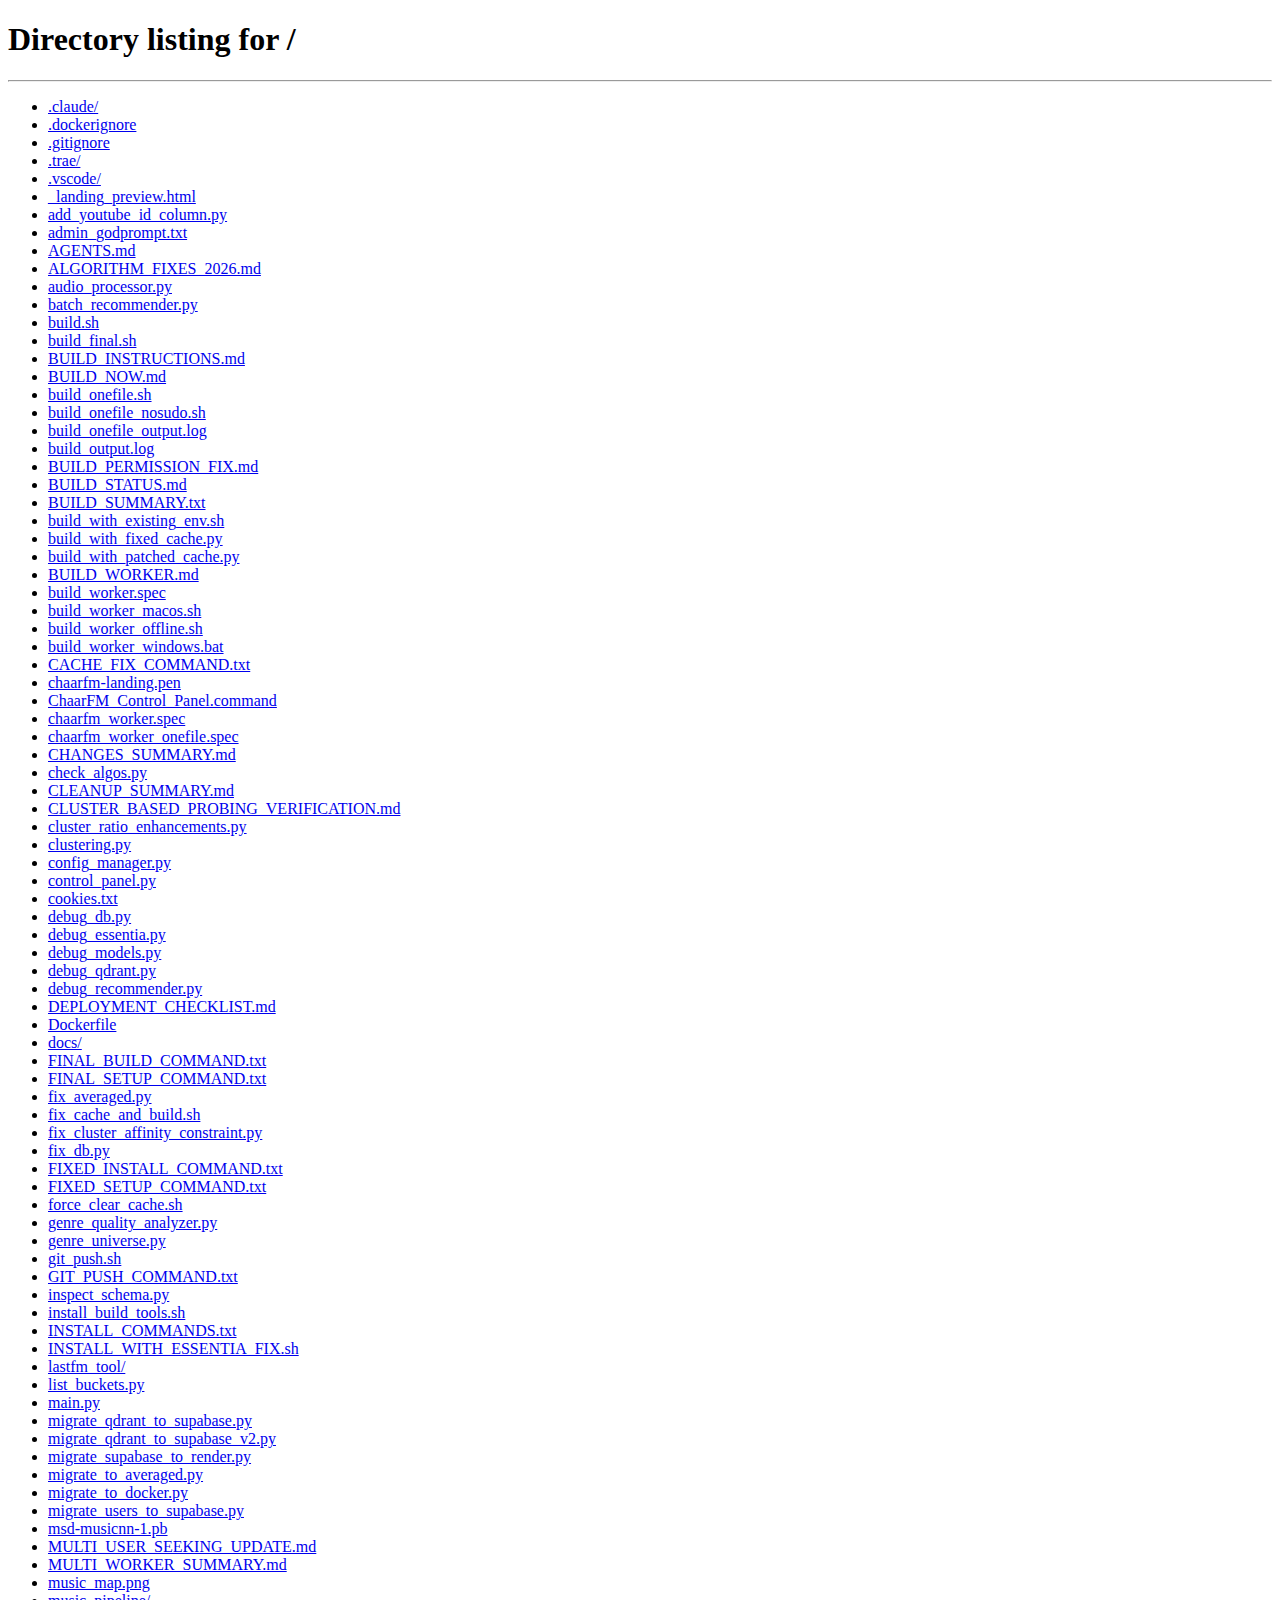
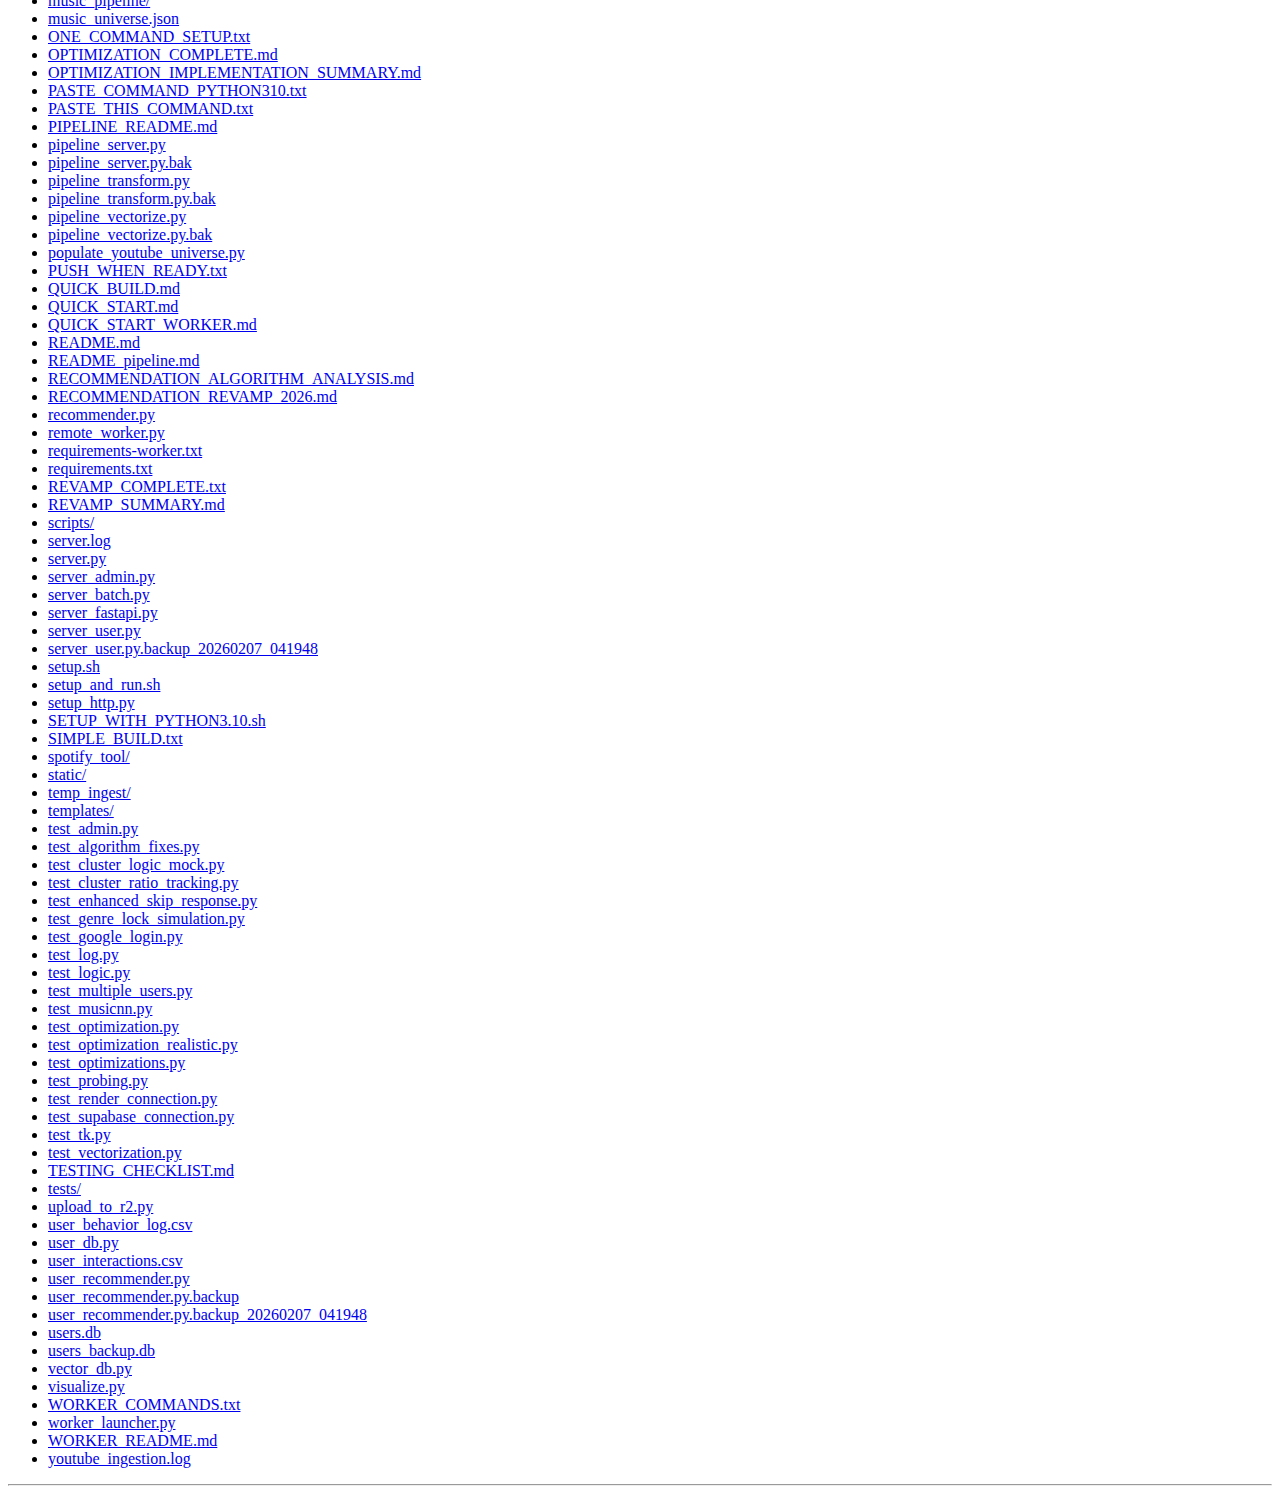
<file: templates/player.html>
<!DOCTYPE html>
<html lang="en">
<head>
    <meta charset="UTF-8">
    <meta name="viewport" content="width=device-width, initial-scale=1.0, viewport-fit=cover, user-scalable=no">
    <meta name="apple-mobile-web-app-capable" content="yes">
    <meta name="apple-mobile-web-app-status-bar-style" content="black-translucent">
    <meta name="theme-color" content="#050505">
    <link rel="manifest" href="/static/manifest.json">
    <link rel="apple-touch-icon" href="/static/images/logo-192.png">
    <title>chaar.fm</title>
    <link rel="stylesheet" href="/static/css/style.css">
    <link rel="stylesheet" href="https://cdnjs.cloudflare.com/ajax/libs/font-awesome/6.4.0/css/all.min.css">
</head>
<body>
    <div class="app-container">
        <!-- Header -->
        <div class="header-bar">
            <div class="logo-mark">
                <div class="logo-dot"></div>
                CHAAR.FM
            </div>
            
            <div style="display: flex; align-items: center; gap: 12px;">
                <span id="user-badge" class="text-label"></span>
                
                <button id="btn-admin" class="btn-ghost btn-icon" style="display: none;" title="Admin">
                    <i class="fas fa-chart-line"></i>
                </button>
                
                <button id="btn-search" class="btn-ghost btn-icon" title="Search">
                    <i class="fas fa-search"></i>
                </button>
                
                <button id="btn-reset" class="btn-ghost btn-icon" title="Reset History">
                    <i class="fas fa-history"></i>
                </button>
                
                <button id="btn-logout" class="btn-ghost btn-icon" title="Logout">
                    <i class="fas fa-sign-out-alt"></i>
                </button>
            </div>
        </div>

        <!-- Main Content -->
        <div class="main-content">
            <div class="album-frame">
                <i class="fas fa-compact-disc"></i>
            </div>

            <div class="track-meta">
                <h2 class="track-title" id="track-title">Ready.</h2>
                <div class="track-status">
                    <div class="status-indicator" id="status-dot"></div>
                    <span id="track-status">Initialize playback</span>
                </div>
                <div id="track-reasoning" class="reasoning-badge">WAITING_FOR_INPUT</div>
            </div>

            <!-- Waveform Progress -->
            <div class="progress-container">
                <div class="progress-track">
                    <div class="progress-fill" id="progress"></div>
                </div>
                <div class="time-labels">
                    <span id="current-time">0:00</span>
                    <span id="total-time">--:--</span>
                </div>
            </div>

            <div class="controls-row">
                <button id="btn-prev" class="btn-ghost btn-icon" style="font-size: 1.2rem;">
                    <i class="fas fa-backward-step"></i>
                </button>

                <button id="btn-play" class="play-btn">
                    <i class="fas fa-play" id="play-icon"></i>
                </button>

                <button id="btn-next" class="btn-ghost btn-icon" style="font-size: 1.2rem;">
                    <i class="fas fa-forward-step"></i>
                </button>
            </div>
        </div>

        <!-- Batch Strip -->
        <div class="batch-strip">
            <div class="batch-step" id="dot-0"></div>
            <div class="batch-step" id="dot-1"></div>
            <div class="batch-step" id="dot-2"></div>
            <div class="batch-step" id="dot-3"></div>
            <div class="batch-step" id="dot-4"></div>
        </div>
        <div style="text-align: center; padding-bottom: 16px;">
            <span id="batch-label" class="text-label">QUEUE INITIALIZED</span>
        </div>
    </div>

    <!-- Search Overlay -->
    <div id="search-overlay" class="search-modal" style="display:none;">
        <div class="search-input-area">
            <button id="btn-close-search" class="btn-ghost btn-icon"><i class="fas fa-arrow-left"></i></button>
            <input type="text" id="search-input" class="input-field" placeholder="SEARCH DATABASE..." style="background: var(--surface-color); border: none;">
        </div>
        <div id="search-results" style="flex: 1; overflow-y: auto; padding: 20px;"></div>
    </div>

    <!-- Clear History Modal -->
    <div id="clear-history-modal" class="modal-overlay" style="display:none; position: fixed; top:0; left:0; right:0; bottom:0; z-index: 1000; align-items: center; justify-content: center;">
        <div class="modal-card">
            <h3 style="margin-bottom: 24px;">Clear Context</h3>
            
            <div id="history-stats" style="margin-bottom: 24px; padding: 16px; background: var(--surface-color); border-radius: 8px;">
                <p class="text-label">Loading stats...</p>
            </div>

            <div style="display: flex; flex-direction: column; gap: 8px;">
                <button class="btn btn-ghost clear-option" data-mode="session" style="justify-content: flex-start; border: 1px solid var(--surface-border);">
                    <span class="text-mono" style="margin-right: 10px;">></span> RESTART SESSION
                </button>
                <button class="btn btn-ghost clear-option" data-mode="1h" style="justify-content: flex-start; border: 1px solid var(--surface-border);">
                    <span class="text-mono" style="margin-right: 10px;">></span> CLEAR LAST 1H
                </button>
                <button class="btn btn-ghost clear-option danger" data-mode="all" style="justify-content: flex-start; border: 1px solid var(--error); color: var(--error);">
                    <span class="text-mono" style="margin-right: 10px;">></span> RESET ALL DATA
                </button>
            </div>

            <div style="margin-top: 24px; text-align: right;">
                <button id="btn-cancel-clear" class="btn btn-primary">Cancel</button>
            </div>
        </div>
    </div>

    <audio id="audio-player"></audio>

    <script>
        // Session management
        const sessionId = localStorage.getItem('chaar_session');
        const userName = localStorage.getItem('chaar_user');
        const isGuest = localStorage.getItem('chaar_is_guest') === 'true';

        if (!sessionId) {
            window.location.href = '/';
        }

        document.getElementById('user-badge').textContent = isGuest ? 'GUEST_MODE' : userName.toUpperCase();

        const ADMIN_USERS = ['russhil'];
        if (ADMIN_USERS.includes(userName?.toLowerCase())) {
            const adminBtn = document.getElementById('btn-admin');
            adminBtn.style.display = 'flex';
            adminBtn.addEventListener('click', () => {
                window.location.href = `/admin?session_id=${sessionId}`;
            });
        }

        // Audio elements
        const audio = document.getElementById('audio-player');
        const titleEl = document.getElementById('track-title');
        const statusEl = document.getElementById('track-status');
        const playBtn = document.getElementById('btn-play');
        const playIcon = document.getElementById('play-icon');
        const progressFill = document.getElementById('progress');
        const batchLabel = document.getElementById('batch-label');
        const reasoningEl = document.getElementById('track-reasoning');
        const currentTimeEl = document.getElementById('current-time');
        const totalTimeEl = document.getElementById('total-time');
        const statusDot = document.getElementById('status-dot');

        let currentTrackId = null;
        let currentTrackUrl = null;
        let currentTrackTitle = null;
        let currentTrackJustification = "";
        let isPlaying = false;

        // Batch tracking
        let batchSize = 5;
        let queueRemaining = 5; 
        let currentBatchIndex = 0;
        let batchFeedback = [null, null, null, null, null];
        
        function updateBatchUI() {
            const dots = document.querySelectorAll('.batch-step');
            dots.forEach((dot, index) => {
                dot.className = 'batch-step'; 
                
                if (index < currentBatchIndex) {
                    const status = batchFeedback[index];
                    if (status === 'positive') dot.classList.add('positive');
                    else if (status === 'negative') dot.classList.add('negative');
                    else dot.classList.add('played');
                } else if (index === currentBatchIndex) {
                    dot.classList.add('active');
                }
            });
            
            batchLabel.textContent = `QUEUE_BUFFER: ${queueRemaining}`;
        }

        // History
        let trackHistory = [];
        let historyIndex = -1;

        // Search
        const searchOverlay = document.getElementById('search-overlay');
        const searchInput = document.getElementById('search-input');
        const searchResults = document.getElementById('search-results');
        let searchTimeout = null;

        async function api(endpoint, options = {}) {
            const url = new URL(endpoint, window.location.origin);
            url.searchParams.set('session_id', sessionId);

            const res = await fetch(url, options);

            if (res.status === 401) {
                localStorage.clear();
                window.location.href = '/';
                return null;
            }

            return res;
        }

        document.getElementById('btn-logout').addEventListener('click', async () => {
            await api('/api/logout', { method: 'POST' });
            localStorage.clear();
            window.location.href = '/';
        });

        document.getElementById('btn-search').addEventListener('click', () => {
            searchOverlay.style.display = 'flex';
            searchInput.focus();
        });

        document.getElementById('btn-close-search').addEventListener('click', () => {
            searchOverlay.style.display = 'none';
        });

        searchInput.addEventListener('input', (e) => {
            clearTimeout(searchTimeout);
            searchTimeout = setTimeout(() => performSearch(e.target.value), 300);
        });

        async function performSearch(query) {
            if (!query) {
                searchResults.innerHTML = '';
                return;
            }

            try {
                const res = await api(`/api/search?q=${encodeURIComponent(query)}`);
                const results = await res.json();

                searchResults.innerHTML = '';
                results.forEach(track => {
                    const div = document.createElement('div');
                    div.style.padding = '12px';
                    div.style.borderBottom = '1px solid var(--surface-border)';
                    div.style.cursor = 'pointer';
                    div.innerHTML = `<div class="text-mono" style="font-size: 0.9rem;">${track.title}</div>`;
                    div.onclick = () => selectTrack(track.id);
                    div.onmouseover = () => div.style.background = 'var(--surface-color)';
                    div.onmouseout = () => div.style.background = 'transparent';
                    searchResults.appendChild(div);
                });
            } catch (e) {
                console.error(e);
            }
        }

        async function selectTrack(id) {
            try {
                const res = await api('/api/select', {
                    method: 'POST',
                    headers: { 'Content-Type': 'application/json' },
                    body: JSON.stringify({ id: id })
                });
                const data = await res.json();

                if (data.url) {
                    playTrackData(data);
                    searchOverlay.style.display = 'none';
                }
            } catch (e) {
                console.error(e);
            }
        }

        // Reset
        const resetBtn = document.getElementById('btn-reset');
        const historyModal = document.getElementById('clear-history-modal');
        const cancelClearBtn = document.getElementById('btn-cancel-clear');
        const statsEl = document.getElementById('history-stats');

        resetBtn.addEventListener('click', async () => {
            historyModal.style.display = 'flex';
            loadHistoryStats();
        });

        cancelClearBtn.addEventListener('click', () => {
            historyModal.style.display = 'none';
        });

        historyModal.addEventListener('click', (e) => {
            if (e.target === historyModal) {
                historyModal.style.display = 'none';
            }
        });

        async function loadHistoryStats() {
            statsEl.innerHTML = '<p class="text-mono">FETCHING DATA...</p>';
            try {
                const res = await api('/api/history-stats');
                const data = await res.json();

                if (data.user === 'guest') {
                    statsEl.innerHTML = `
                        <p class="text-mono">MODE: GUEST</p>
                        <p class="text-label">DATA NOT PERSISTED</p>
                    `;
                } else {
                    statsEl.innerHTML = `
                        <div style="display:grid; grid-template-columns: 1fr 1fr; gap: 12px;">
                            <div>
                                <div class="text-label">VIBES</div>
                                <div class="text-mono" style="font-size: 1.2rem; color: var(--accent);">${data.clusters_explored}</div>
                            </div>
                            <div>
                                <div class="text-label">LIKES</div>
                                <div class="text-mono" style="font-size: 1.2rem; color: var(--success);">${data.total_positives}</div>
                            </div>
                        </div>
                    `;
                }
            } catch (e) {
                statsEl.innerHTML = '<p class="text-mono error">DATA_FETCH_ERROR</p>';
            }
        }

        document.querySelectorAll('.clear-option').forEach(btn => {
            btn.addEventListener('click', async () => {
                const mode = btn.dataset.mode;
                if (confirm(`CONFIRM RESET: ${mode.toUpperCase()}?`)) {
                    await clearHistory(mode);
                }
            });
        });

        async function clearHistory(mode) {
            try {
                audio.pause();
                const res = await api('/api/clear-history', {
                    method: 'POST',
                    headers: { 'Content-Type': 'application/json' },
                    body: JSON.stringify({ mode: mode })
                });

                historyModal.style.display = 'none';
                trackHistory = [];
                historyIndex = -1;
                batchFeedback = [null, null, null, null, null];
                currentBatchIndex = 0;
                currentTrackId = null;

                titleEl.innerText = "CONTEXT CLEARED";
                statusEl.innerText = "SYSTEM RESET";
                reasoningEl.innerText = "MEMORY_WIPED";
                updatePlayButton(false);
                progressFill.style.width = '0%';
                
                updateBatchUI();

            } catch (e) {
                console.error("Clear error:", e);
                alert("RESET FAILED");
                historyModal.style.display = 'none';
            }
        }

        document.getElementById('btn-next').addEventListener('click', () => nextTrack());
        document.getElementById('btn-prev').addEventListener('click', () => previousTrack());
        playBtn.addEventListener('click', togglePlay);

        audio.addEventListener('ended', () => {
            sendFeedback();
            nextTrack();
        });

        audio.addEventListener('error', (e) => {
            console.error("Audio playback error:", e);
            statusEl.innerText = "PLAYBACK ERROR";
            statusEl.style.color = "var(--error)";
            setTimeout(() => {
                if (currentTrackId) nextTrack();
            }, 2000);
        });

        // Scrubbing
        const progressBar = document.querySelector('.progress-container');
        let isScrubbing = false;

        function getScrubTime(clientX) {
            const rect = progressBar.getBoundingClientRect();
            let pct = (clientX - rect.left) / rect.width;
            pct = Math.max(0, Math.min(1, pct));
            return pct * audio.duration;
        }

        function updateScrubVisual(clientX) {
            const rect = progressBar.getBoundingClientRect();
            let pct = (clientX - rect.left) / rect.width;
            pct = Math.max(0, Math.min(1, pct));
            progressFill.style.width = (pct * 100) + '%';
        }

        function startScrub(e) {
            if (!audio.duration) return;
            isScrubbing = true;
            const clientX = e.type.includes('touch') ? e.touches[0].clientX : e.clientX;
            updateScrubVisual(clientX);
        }

        function moveScrub(e) {
            if (!isScrubbing) return;
            if (e.cancelable) e.preventDefault();
            const clientX = e.type.includes('touch') ? e.touches[0].clientX : e.clientX;
            updateScrubVisual(clientX);
        }

        function endScrub(e) {
            if (!isScrubbing) return;
            isScrubbing = false;
            const clientX = e.type.includes('touch') ? e.changedTouches[0].clientX : e.clientX;
            const newTime = getScrubTime(clientX);
            if (isFinite(newTime)) {
                audio.currentTime = newTime;
            }
        }

        progressBar.addEventListener('mousedown', startScrub);
        document.addEventListener('mousemove', moveScrub);
        document.addEventListener('mouseup', endScrub);
        
        progressBar.addEventListener('touchstart', startScrub, {passive: false});
        document.addEventListener('touchmove', moveScrub, {passive: false});
        document.addEventListener('touchend', endScrub);

        function formatTime(seconds) {
            const m = Math.floor(seconds / 60);
            const s = Math.floor(seconds % 60);
            return `${m}:${s.toString().padStart(2, '0')}`;
        }

        audio.addEventListener('timeupdate', () => {
            if (!currentTrackId) return;

            if (audio.duration) {
                if (!isScrubbing) {
                    const pct = (audio.currentTime / audio.duration) * 100;
                    progressFill.style.width = pct + '%';
                }
                currentTimeEl.innerText = formatTime(audio.currentTime);
                totalTimeEl.innerText = formatTime(audio.duration);
            }
        });

        function togglePlay() {
            if (!currentTrackId) {
                loadNextTrack();
                return;
            }

            if (audio.paused) {
                audio.play().then(() => {
                    updatePlayButton(true);
                }).catch(e => console.error("Play error:", e));
            } else {
                audio.pause();
                updatePlayButton(false);
            }
        }

        function updatePlayButton(playing) {
            isPlaying = playing;
            playIcon.className = playing ? 'fas fa-pause' : 'fas fa-play';
            statusDot.className = playing ? 'status-indicator active' : 'status-indicator';
            statusEl.innerText = playing ? 'Playing' : 'Paused';
        }

        function setupMediaSession() {
            if (!('mediaSession' in navigator)) return;
            navigator.mediaSession.setActionHandler('play', () => { audio.play(); updatePlayButton(true); });
            navigator.mediaSession.setActionHandler('pause', () => { audio.pause(); updatePlayButton(false); });
            navigator.mediaSession.setActionHandler('previoustrack', () => previousTrack());
            navigator.mediaSession.setActionHandler('nexttrack', () => nextTrack());
        }
        setupMediaSession();

        function playTrackData(data) {
            currentTrackId = data.id;
            currentTrackUrl = data.url;
            currentTrackTitle = data.title;
            currentTrackJustification = data.justification || "";

            titleEl.innerText = data.title;
            reasoningEl.innerText = currentTrackJustification ? `> ${currentTrackJustification.toUpperCase()}` : "> OPTIMIZED";

            if (data.queue_remaining !== undefined) {
                queueRemaining = data.queue_remaining;
                currentBatchIndex = 5 - queueRemaining - 1;
                if (currentBatchIndex < 0) currentBatchIndex = 0;
                if (currentBatchIndex === 0) batchFeedback = [null, null, null, null, null];
                updateBatchUI();
            }

            audio.src = data.url;
            audio.play().then(() => updatePlayButton(true)).catch(e => {
                console.error("Autoplay error:", e);
                statusEl.innerText = "Ready to Play";
                updatePlayButton(false);
            });
        }

        async function loadNextTrack() {
            try {
                statusEl.innerText = "Buffering...";
                const res = await api('/api/next');
                if (res.status === 404) {
                    titleEl.innerText = "Queue Empty";
                    return;
                }
                const data = await res.json();
                if (data.error) return;

                if (currentTrackId) {
                    trackHistory.push({
                        id: currentTrackId, url: currentTrackUrl, title: currentTrackTitle, justification: currentTrackJustification
                    });
                }
                historyIndex = trackHistory.length;

                if (data.queue_remaining !== undefined) {
                    queueRemaining = data.queue_remaining;
                    currentBatchIndex = 5 - queueRemaining - 1;
                    if (currentBatchIndex < 0) currentBatchIndex = 0;
                    if (currentBatchIndex === 0) batchFeedback = [null, null, null, null, null];
                    updateBatchUI();
                }
                playTrackData(data);
            } catch (e) {
                console.error(e);
            }
        }

        function nextTrack() {
            if (currentTrackId) sendFeedback();
            if (historyIndex < trackHistory.length - 1) {
                historyIndex++;
                playTrackData(trackHistory[historyIndex]);
            } else {
                loadNextTrack();
            }
        }

        function previousTrack() {
            if (historyIndex > 0) {
                if (currentTrackId) sendFeedback();
                historyIndex--;
                playTrackData(trackHistory[historyIndex]);
            }
        }

        async function sendFeedback() {
            if (!currentTrackId) return;
            const durationSec = audio.currentTime;
            
            if (currentBatchIndex >= 0 && currentBatchIndex < 5) {
                if (durationSec > 30) batchFeedback[currentBatchIndex] = 'positive';
                else if (durationSec < 10) batchFeedback[currentBatchIndex] = 'negative';
                else batchFeedback[currentBatchIndex] = 'neutral';
                updateBatchUI();
            }

            try {
                await api('/api/feedback', {
                    method: 'POST',
                    headers: { 'Content-Type': 'application/json' },
                    body: JSON.stringify({ id: currentTrackId, duration: durationSec })
                });
            } catch (e) {
                console.error("Feedback error:", e);
            }
        }

        titleEl.innerText = "System Ready.";
        statusEl.innerText = "Awaiting Input";
    </script>
</body>
</html>
</file>
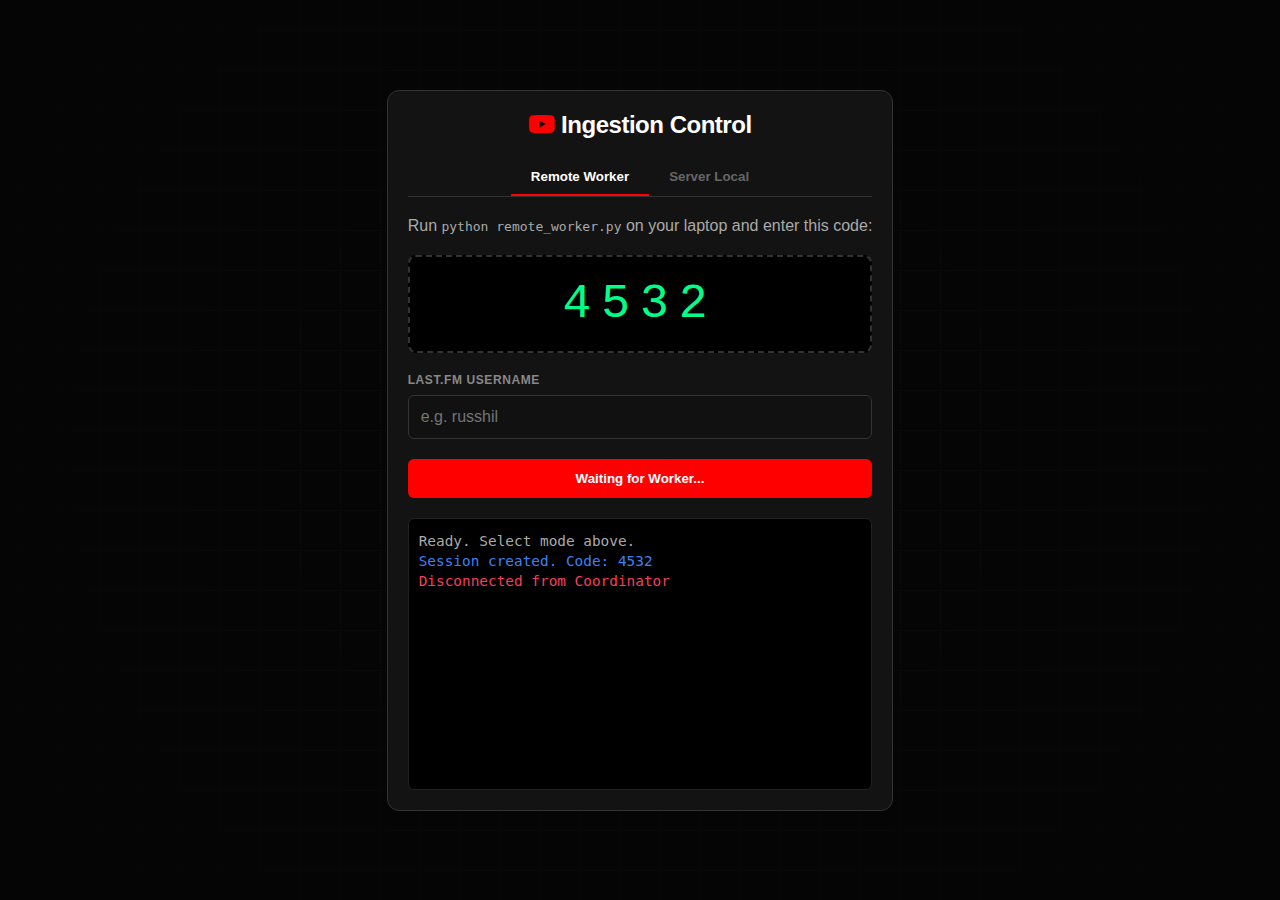
<file: templates/youtube_ingest.html>
<!DOCTYPE html>
<html lang="en">
<head>
    <meta charset="UTF-8">
    <meta name="viewport" content="width=device-width, initial-scale=1.0">
    <title>Chaarfm Ingest | Remote</title>
    <link rel="stylesheet" href="/static/css/style.css">
    <link href="https://cdnjs.cloudflare.com/ajax/libs/font-awesome/6.0.0/css/all.min.css" rel="stylesheet">
    <style>
        .ingest-container {
            max-width: 600px;
            margin: 40px auto;
            padding: 20px;
            background: rgba(20, 20, 20, 0.95);
            border-radius: 12px;
            border: 1px solid #333;
        }
        .form-group {
            margin-bottom: 20px;
        }
        .form-input {
            width: 100%;
            padding: 12px;
            background: #111;
            border: 1px solid #333;
            color: white;
            border-radius: 6px;
            font-size: 1rem;
            box-sizing: border-box;
        }
        .btn-ingest {
            width: 100%;
            padding: 12px;
            background: #ff0000;
            color: white;
            border: none;
            border-radius: 6px;
            font-weight: bold;
            cursor: pointer;
            transition: background 0.2s;
        }
        .btn-ingest:hover { background: #cc0000; }
        
        .code-display {
            font-family: 'Courier New', monospace;
            font-size: 3rem;
            text-align: center;
            letter-spacing: 10px;
            color: #00ff88;
            margin: 20px 0;
            padding: 20px;
            background: #000;
            border: 2px dashed #333;
            border-radius: 8px;
        }
        
        .status-log {
            margin-top: 20px;
            height: 250px;
            overflow-y: auto;
            background: #000;
            padding: 10px;
            font-family: monospace;
            font-size: 0.9rem;
            border-radius: 6px;
            border: 1px solid #222;
        }
        .log-line { margin: 4px 0; color: #aaa; }
        .log-success { color: #10b981; }
        .log-error { color: #f43f5e; }
        .log-info { color: #3b82f6; }
        .log-warning { color: #f59e0b; }
        
        .tab-btn {
            padding: 10px 20px;
            background: transparent;
            border: none;
            color: #666;
            cursor: pointer;
            border-bottom: 2px solid transparent;
            font-weight: bold;
        }
        .tab-btn.active {
            color: white;
            border-bottom: 2px solid #ff0000;
        }
    </style>
</head>
<body>
    <div class="ingest-container">
        <h2 style="text-align: center; margin-bottom: 20px;">
            <i class="fab fa-youtube" style="color: red;"></i> Ingestion Control
        </h2>
        
        <div style="display:flex; justify-content:center; margin-bottom: 20px; border-bottom: 1px solid #333;">
            <button class="tab-btn active" onclick="setMode('remote')">Remote Worker</button>
            <button class="tab-btn" onclick="setMode('server')">Server Local</button>
        </div>

        <div id="remote-mode">
            <p style="text-align: center; color: #aaa; margin-bottom: 15px;">
                Run <code>python remote_worker.py</code> on your laptop and enter this code:
            </p>
            
            <div id="pairing-code" class="code-display">----</div>
            
            <div class="form-group">
                <label class="text-label" style="display:block; margin-bottom: 8px;">Last.fm Username</label>
                <input type="text" id="username-remote" class="form-input" placeholder="e.g. russhil">
            </div>
            
            <button id="start-remote-btn" class="btn-ingest" disabled>
                Waiting for Worker...
            </button>
        </div>
        
        <div id="server-mode" style="display: none;">
             <p style="text-align: center; color: #aaa; margin-bottom: 15px;">
                Run processing on this server (Only if capable).
            </p>
            <div class="form-group">
                <label class="text-label">Last.fm Username</label>
                <input type="text" id="username-server" class="form-input">
            </div>
            <button id="start-server-btn" class="btn-ingest">Start Local Ingest</button>
        </div>

        <div id="status-log" class="status-log">
            <div class="log-line">Ready. Select mode above.</div>
        </div>
        
        <div style="margin-top: 20px; text-align: center; display: none;" id="launch-controls">
            <a href="/youtube-mode" class="btn" style="background: white; color: black; text-decoration: none; padding: 10px 20px; border-radius: 6px;">
                <i class="fas fa-play" style="margin-right: 8px;"></i> Launch YouTube Mode
            </a>
        </div>
    </div>

    <script>
        const logDiv = document.getElementById('status-log');
        let ws = null;
        let currentCode = null;

        function setMode(mode) {
            document.getElementById('remote-mode').style.display = mode === 'remote' ? 'block' : 'none';
            document.getElementById('server-mode').style.display = mode === 'server' ? 'block' : 'none';
            document.querySelectorAll('.tab-btn').forEach(b => b.classList.remove('active'));
            event.target.classList.add('active');
            
            if (mode === 'remote' && !ws) {
                initRemoteSession();
            }
        }
        
        function appendLog(msg, type='normal') {
            const div = document.createElement('div');
            div.className = 'log-line';
            if (type) div.classList.add(`log-${type}`);
            div.innerText = msg;
            logDiv.appendChild(div);
            logDiv.scrollTop = logDiv.scrollHeight;
        }

        // --- REMOTE MODE ---
        function initRemoteSession() {
            // Generate Code
            currentCode = Math.floor(1000 + Math.random() * 9000).toString();
            document.getElementById('pairing-code').innerText = currentCode;
            
            appendLog(`Session created. Code: ${currentCode}`, 'info');
            
            const protocol = window.location.protocol === 'https:' ? 'wss:' : 'ws:';
            ws = new WebSocket(`${protocol}//${window.location.host}/ws/remote/${currentCode}/ui`);
            
            ws.onopen = () => appendLog("Connected to Coordinator. Waiting for worker...");
            
            ws.onmessage = (event) => {
                const data = JSON.parse(event.data);
                if (data.type === 'log') {
                    appendLog(data.message, data.level);
                    
                    if (data.message.includes("Worker Connected")) {
                        document.getElementById('start-remote-btn').disabled = false;
                        document.getElementById('start-remote-btn').innerText = "Start Remote Ingestion";
                        document.getElementById('pairing-code').style.borderColor = "#00ff88";
                    }
                }
            };
            
            ws.onclose = () => {
                appendLog("Disconnected from Coordinator", 'error');
            };
        }
        
        document.getElementById('start-remote-btn').addEventListener('click', () => {
            const username = document.getElementById('username-remote').value.trim();
            if (!username) { alert("Enter username"); return; }
            
            if (ws) {
                ws.send(JSON.stringify({
                    type: "start",
                    username: username
                }));
                document.getElementById('start-remote-btn').disabled = true;
                document.getElementById('start-remote-btn').innerText = "Running...";
            }
        });

        // --- SERVER MODE (Legacy) ---
        // (Simplified for brevity, assuming existing logic if needed)
        document.getElementById('start-server-btn').addEventListener('click', () => {
             alert("Use Remote Worker mode for best results on Render!");
        });
        
        // Auto-init remote
        initRemoteSession();
    </script>
</body>
</html>
</file>
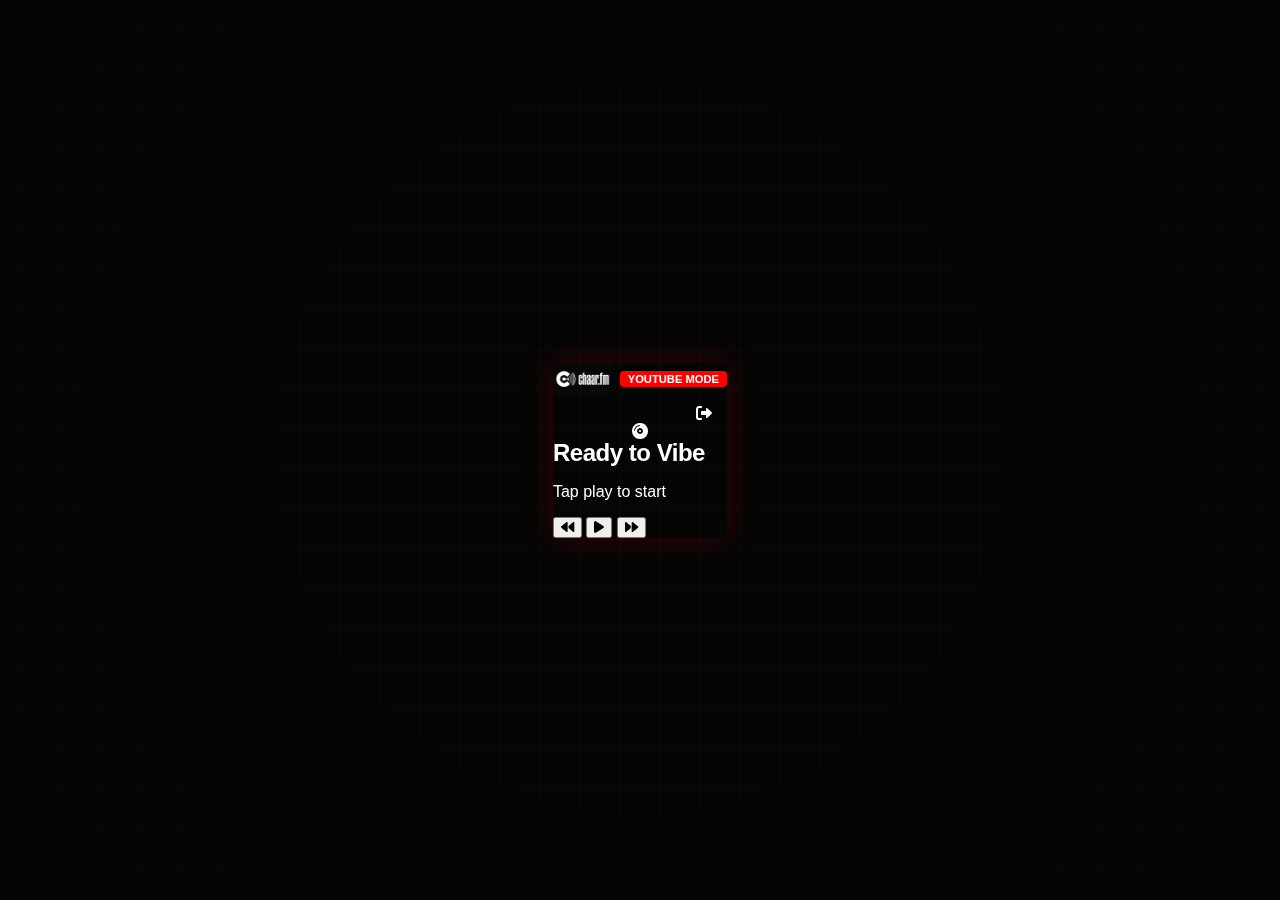
<file: templates/youtube_mode.html>
<!DOCTYPE html>
<html lang="en">
<head>
    <meta charset="UTF-8">
    <meta name="viewport" content="width=device-width, initial-scale=1.0, viewport-fit=cover, user-scalable=no">
    <meta name="apple-mobile-web-app-capable" content="yes">
    <meta name="apple-mobile-web-app-status-bar-style" content="black-translucent">
    <meta name="theme-color" content="#000000">
    <title>chaar.fm | YouTube Mode</title>
    <link rel="stylesheet" href="/static/css/style.css">
    <link href="https://fonts.googleapis.com/css2?family=Outfit:wght@300;500;700&display=swap" rel="stylesheet">
    <link rel="stylesheet" href="https://cdnjs.cloudflare.com/ajax/libs/font-awesome/6.0.0/css/all.min.css">
    <style>
        /* YouTube Mode Specific Overrides */
        .player-container.youtube-mode {
            border-color: #ff0000;
            box-shadow: 0 0 30px rgba(255, 0, 0, 0.2);
        }
        .youtube-video-container {
            position: absolute;
            top: 0; left: 0; width: 100%; height: 100%;
            z-index: 10;
            display: none; /* Hidden by default, shown when video loads */
            border-radius: 12px;
            overflow: hidden;
        }
        .mode-badge {
            background: #ff0000;
            color: white;
            padding: 2px 8px;
            border-radius: 4px;
            font-size: 0.7rem;
            font-weight: bold;
            margin-left: 8px;
        }
    </style>
</head>

<body>
    <div class="player-container glass youtube-mode">
        <!-- Logo Header -->
        <div class="brand-header">
            <div style="display:flex; align-items:center;">
                <img src="/static/images/logo.png" alt="chaar.fm" class="brand-logo">
                <span class="mode-badge">YOUTUBE MODE</span>
            </div>
            
            <div style="float:right; margin-top:10px;">
                 <a href="/" title="Back to Classic" style="color:white; margin-right: 15px;">
                    <i class="fas fa-sign-out-alt"></i>
                </a>
            </div>
        </div>

        <!-- Album Art / Video Container -->
        <div class="album-art">
            <div id="youtube-player" class="youtube-video-container"></div>
            <div id="default-art" style="width:100%; height:100%; display:flex; align-items:center; justify-content:center;">
                <i class="fas fa-compact-disc"></i>
                <div class="glow"></div>
            </div>
        </div>

        <div class="track-info">
            <h2 id="track-title">Ready to Vibe</h2>
            <p id="track-status">Tap play to start</p>
        </div>

        <div class="progress-bar">
            <div class="progress-fill" id="progress"></div>
        </div>

        <div class="controls">
            <button id="btn-prev" class="control-btn" title="Previous">
                <i class="fas fa-backward"></i>
            </button>

            <button id="btn-play" class="control-btn main-btn">
                <i class="fas fa-play" id="play-icon"></i>
            </button>

            <button id="btn-next" class="control-btn" title="Next">
                <i class="fas fa-forward"></i>
            </button>
        </div>
    </div>

    <script src="https://www.youtube.com/iframe_api"></script>
    <script>
        // --- YouTube Mode Logic ---
        let player = null;
        let isPlayerReady = false;
        let isPlaying = false;
        let currentTrackId = null;
        let progressInterval = null;

        function onYouTubeIframeAPIReady() {
            player = new YT.Player('youtube-player', {
                height: '100%',
                width: '100%',
                playerVars: {
                    'playsinline': 1,
                    'controls': 0,
                    'disablekb': 1,
                    'iv_load_policy': 3
                },
                events: {
                    'onReady': onPlayerReady,
                    'onStateChange': onPlayerStateChange
                }
            });
        }

        function onPlayerReady(event) {
            isPlayerReady = true;
            document.getElementById('track-status').innerText = "Player Ready";
        }

        function onPlayerStateChange(event) {
            if (event.data == YT.PlayerState.PLAYING) {
                isPlaying = true;
                updatePlayButton(true);
                startProgressLoop();
                document.querySelector('.youtube-video-container').style.display = 'block';
                document.getElementById('default-art').style.display = 'none';
            } else if (event.data == YT.PlayerState.PAUSED) {
                isPlaying = false;
                updatePlayButton(false);
                stopProgressLoop();
            } else if (event.data == YT.PlayerState.ENDED) {
                stopProgressLoop();
                nextTrack();
            }
        }

        // --- Controls ---
        const playBtn = document.getElementById('btn-play');
        const playIcon = document.getElementById('play-icon');
        const titleEl = document.getElementById('track-title');
        const statusEl = document.getElementById('track-status');
        const progressFill = document.getElementById('progress');

        playBtn.addEventListener('click', togglePlay);
        document.getElementById('btn-next').addEventListener('click', nextTrack);
        
        function togglePlay() {
            if (!currentTrackId) {
                nextTrack();
                return;
            }
            if (isPlaying) {
                player.pauseVideo();
            } else {
                player.playVideo();
            }
        }

        function updatePlayButton(playing) {
            playIcon.className = playing ? 'fas fa-pause' : 'fas fa-play';
        }

        async function nextTrack() {
            statusEl.innerText = "Loading...";
            try {
                // We add ?mode=youtube to signal the backend
                const res = await fetch('/api/next?mode=youtube');
                const data = await res.json();
                
                if (data.error) {
                    statusEl.innerText = "Error: " + data.error;
                    return;
                }
                
                playTrack(data);
            } catch (e) {
                console.error(e);
                statusEl.innerText = "Network Error";
            }
        }

        function playTrack(data) {
            currentTrackId = data.id;
            titleEl.innerText = data.title;
            
            if (data.youtube_id && isPlayerReady) {
                player.loadVideoById(data.youtube_id);
            } else {
                statusEl.innerText = "No YouTube ID";
            }
        }
        
        // --- Progress ---
        function startProgressLoop() {
            stopProgressLoop();
            progressInterval = setInterval(() => {
                if (!player || !player.getCurrentTime) return;
                const current = player.getCurrentTime();
                const total = player.getDuration();
                if (total > 0) {
                    const pct = (current / total) * 100;
                    progressFill.style.width = pct + '%';
                }
            }, 500);
        }

        function stopProgressLoop() {
            if (progressInterval) clearInterval(progressInterval);
        }

    </script>
</body>
</html>
</file>
<file: static/css/style.css>
:root {
    --bg-color: #050505;
    --surface-color: #0f0f0f;
    --surface-border: #222222;
    --primary: #ffffff;
    --secondary: #888888;
    --accent: #6366f1; /* Electric Indigo */
    --accent-glow: rgba(99, 102, 241, 0.4);
    --error: #f43f5e;
    --success: #10b981;
    --font-stack: 'Inter', -apple-system, BlinkMacSystemFont, "Segoe UI", Roboto, Helvetica, Arial, sans-serif;
}

@import url('https://fonts.googleapis.com/css2?family=Inter:wght@400;500;600;700&family=JetBrains+Mono:wght@400;500&display=swap');

body {
    margin: 0;
    padding: 0;
    font-family: var(--font-stack);
    background-color: var(--bg-color);
    color: var(--primary);
    min-height: 100vh;
    display: flex;
    justify-content: center;
    align-items: center;
    overflow: hidden;
    -webkit-font-smoothing: antialiased;
    -moz-osx-font-smoothing: grayscale;
}

/* Grid Background */
body::before {
    content: '';
    position: absolute;
    top: 0; left: 0; right: 0; bottom: 0;
    background-image: 
        linear-gradient(var(--surface-border) 1px, transparent 1px),
        linear-gradient(90deg, var(--surface-border) 1px, transparent 1px);
    background-size: 40px 40px;
    background-position: center center;
    opacity: 0.15;
    z-index: -1;
    mask-image: radial-gradient(circle at center, black 40%, transparent 100%);
    -webkit-mask-image: radial-gradient(circle at center, black 40%, transparent 100%);
}

/* --- Layout Components --- */

.app-container {
    width: 100%;
    max-width: 420px; /* Slightly wider for pro feel */
    height: 100vh;
    max-height: 850px;
    display: flex;
    flex-direction: column;
    background: var(--bg-color);
    position: relative;
}

@media (min-width: 768px) {
    .app-container {
        height: auto;
        min-height: 700px;
        border: 1px solid var(--surface-border);
        border-radius: 12px; /* Subtle rounding */
        box-shadow: 0 40px 80px rgba(0,0,0,0.6);
        background: var(--bg-color); /* Solid matte */
    }
}

/* --- Typography --- */

h1, h2, h3, h4 {
    margin: 0;
    font-weight: 600;
    letter-spacing: -0.02em;
}

.text-mono {
    font-family: 'JetBrains Mono', monospace;
}

.text-label {
    font-size: 0.75rem;
    text-transform: uppercase;
    letter-spacing: 0.05em;
    color: var(--secondary);
    font-weight: 600;
}

/* --- UI Elements --- */

.btn {
    display: inline-flex;
    align-items: center;
    justify-content: center;
    padding: 12px 20px;
    border-radius: 6px;
    font-weight: 500;
    font-size: 0.95rem;
    transition: all 0.1s ease;
    cursor: pointer;
    border: none;
    font-family: var(--font-stack);
}

.btn-primary {
    background: var(--primary);
    color: var(--bg-color);
    border: 1px solid var(--primary);
}

.btn-primary:hover {
    background: #e0e0e0;
    transform: translateY(-1px);
}

.btn-primary:active {
    transform: translateY(0);
}

.btn-ghost {
    background: transparent;
    color: var(--secondary);
    border: 1px solid transparent;
}

.btn-ghost:hover {
    color: var(--primary);
    background: var(--surface-color);
    border-color: var(--surface-border);
}

.btn-icon {
    width: 40px;
    height: 40px;
    padding: 0;
    border-radius: 6px;
    display: flex;
    align-items: center;
    justify-content: center;
}

.input-field {
    background: var(--surface-color);
    border: 1px solid var(--surface-border);
    color: var(--primary);
    padding: 14px 16px;
    border-radius: 6px;
    font-family: var(--font-stack);
    font-size: 0.95rem;
    width: 100%;
    box-sizing: border-box;
    transition: border-color 0.15s ease;
}

.input-field:focus {
    outline: none;
    border-color: var(--accent);
    box-shadow: 0 0 0 1px var(--accent);
}

/* --- Player Specifics --- */

.header-bar {
    display: flex;
    justify-content: space-between;
    align-items: center;
    padding: 24px;
    border-bottom: 1px solid var(--surface-border);
}

.logo-mark {
    font-weight: 700;
    font-size: 1.1rem;
    letter-spacing: -0.03em;
    display: flex;
    align-items: center;
    gap: 8px;
}

.brand-logo {
    height: 32px;
    /* Invert colors to make white bg black (transparent-ish) and black text white */
    filter: invert(1);
    mix-blend-mode: screen;
}

.logo-dot {
    width: 8px;
    height: 8px;
    background: var(--accent);
    border-radius: 50%;
    box-shadow: 0 0 10px var(--accent-glow);
}

.main-content {
    flex: 1;
    display: flex;
    flex-direction: column;
    justify-content: center;
    padding: 0 32px;
}

.album-frame {
    width: 100%;
    aspect-ratio: 1/1;
    background: var(--surface-color);
    border: 1px solid var(--surface-border);
    border-radius: 4px; /* Minimal rounding */
    display: flex;
    align-items: center;
    justify-content: center;
    margin-bottom: 32px;
    position: relative;
    overflow: hidden;
    box-shadow: 0 20px 40px rgba(0,0,0,0.4);
}

.album-frame i {
    font-size: 80px;
    color: var(--surface-border);
}

.track-meta {
    margin-bottom: 32px;
}

.track-title {
    font-size: 1.75rem;
    line-height: 1.2;
    margin-bottom: 8px;
}

.track-status {
    color: var(--secondary);
    font-size: 1rem;
    display: flex;
    align-items: center;
    gap: 8px;
}

.status-indicator {
    width: 6px;
    height: 6px;
    border-radius: 50%;
    background: var(--secondary);
}

.status-indicator.active {
    background: var(--success);
    box-shadow: 0 0 8px rgba(16, 185, 129, 0.4);
}

.reasoning-badge {
    display: inline-block;
    margin-top: 12px;
    padding: 6px 10px;
    background: rgba(99, 102, 241, 0.1);
    border: 1px solid rgba(99, 102, 241, 0.2);
    color: #a5a6f6;
    font-family: 'JetBrains Mono', monospace;
    font-size: 0.7rem;
    border-radius: 4px;
}

/* Enhanced Waveform Progress with Dragging Support */
.progress-container {
    margin-bottom: 40px;
    cursor: pointer;
    padding: 10px 0; /* Hit area for easier touch/click */
    user-select: none; /* Prevent text selection */
}

.progress-track {
    height: 3px; /* Slightly thicker for easier dragging */
    background: var(--surface-border);
    position: relative;
    width: 100%;
    border-radius: 2px;
    transition: height 0.15s ease;
}

.progress-container:hover .progress-track,
.progress-container:active .progress-track {
    height: 4px; /* Expand when hovering/active */
}

.progress-fill {
    height: 100%;
    background: var(--primary);
    width: 0%;
    position: relative;
    border-radius: 2px;
    transition: background-color 0.15s ease;
}

.progress-fill::after {
    content: '';
    position: absolute;
    right: -5px;
    top: -4px;
    width: 10px;
    height: 10px;
    background: var(--primary);
    border-radius: 50%;
    opacity: 0;
    transition: opacity 0.15s ease, transform 0.15s ease;
    box-shadow: 0 0 10px rgba(255, 255, 255, 0.3);
}

.progress-container:hover .progress-fill::after {
    opacity: 1;
    transform: scale(1);
}

.progress-container:active .progress-fill::after {
    opacity: 1;
    transform: scale(1.2);
}

/* Active dragging state */
.progress-container:active {
    cursor: grabbing;
}

.progress-container:active .progress-fill {
    background: var(--accent);
}

.progress-container:active .progress-fill::after {
    background: var(--accent);
    box-shadow: 0 0 15px var(--accent-glow);
}

.time-labels {
    display: flex;
    justify-content: space-between;
    margin-top: 8px;
    font-family: 'JetBrains Mono', monospace;
    font-size: 0.7rem;
    color: var(--secondary);
}

/* Controls */
.controls-row {
    display: flex;
    justify-content: space-between;
    align-items: center;
    margin-bottom: 32px;
}

.play-btn {
    width: 72px;
    height: 72px;
    border-radius: 50%;
    background: var(--primary);
    color: var(--bg-color);
    border: none;
    font-size: 1.5rem;
    display: flex;
    align-items: center;
    justify-content: center;
    cursor: pointer;
    transition: transform 0.1s;
}

.play-btn:active {
    transform: scale(0.96);
}

/* Batch Strip */
.batch-strip {
    display: flex;
    justify-content: center;
    gap: 4px;
    padding: 16px;
    border-top: 1px solid var(--surface-border);
    background: var(--surface-color);
}

.batch-step {
    width: 40px;
    height: 4px;
    background: var(--surface-border);
    border-radius: 2px;
    transition: all 0.3s;
}

.batch-step.active {
    background: var(--primary);
    box-shadow: 0 0 10px rgba(255,255,255,0.3);
}

.batch-step.played {
    background: var(--secondary);
}

.batch-step.positive {
    background: var(--success);
}

.batch-step.negative {
    background: var(--error);
}

/* Modal */
.modal-overlay {
    background: rgba(5, 5, 5, 0.9);
    backdrop-filter: blur(5px);
}

.modal-card {
    background: var(--bg-color);
    border: 1px solid var(--surface-border);
    border-radius: 12px;
    padding: 32px;
    width: 90%;
    max-width: 400px;
    box-shadow: 0 20px 60px rgba(0,0,0,0.8);
}

/* Search */
.search-modal {
    position: absolute;
    top: 0; left: 0; width: 100%; height: 100%;
    background: var(--bg-color);
    z-index: 100;
    display: flex;
    flex-direction: column;
}

.search-input-area {
    padding: 24px;
    border-bottom: 1px solid var(--surface-border);
    display: flex;
    gap: 16px;
}
</file>
